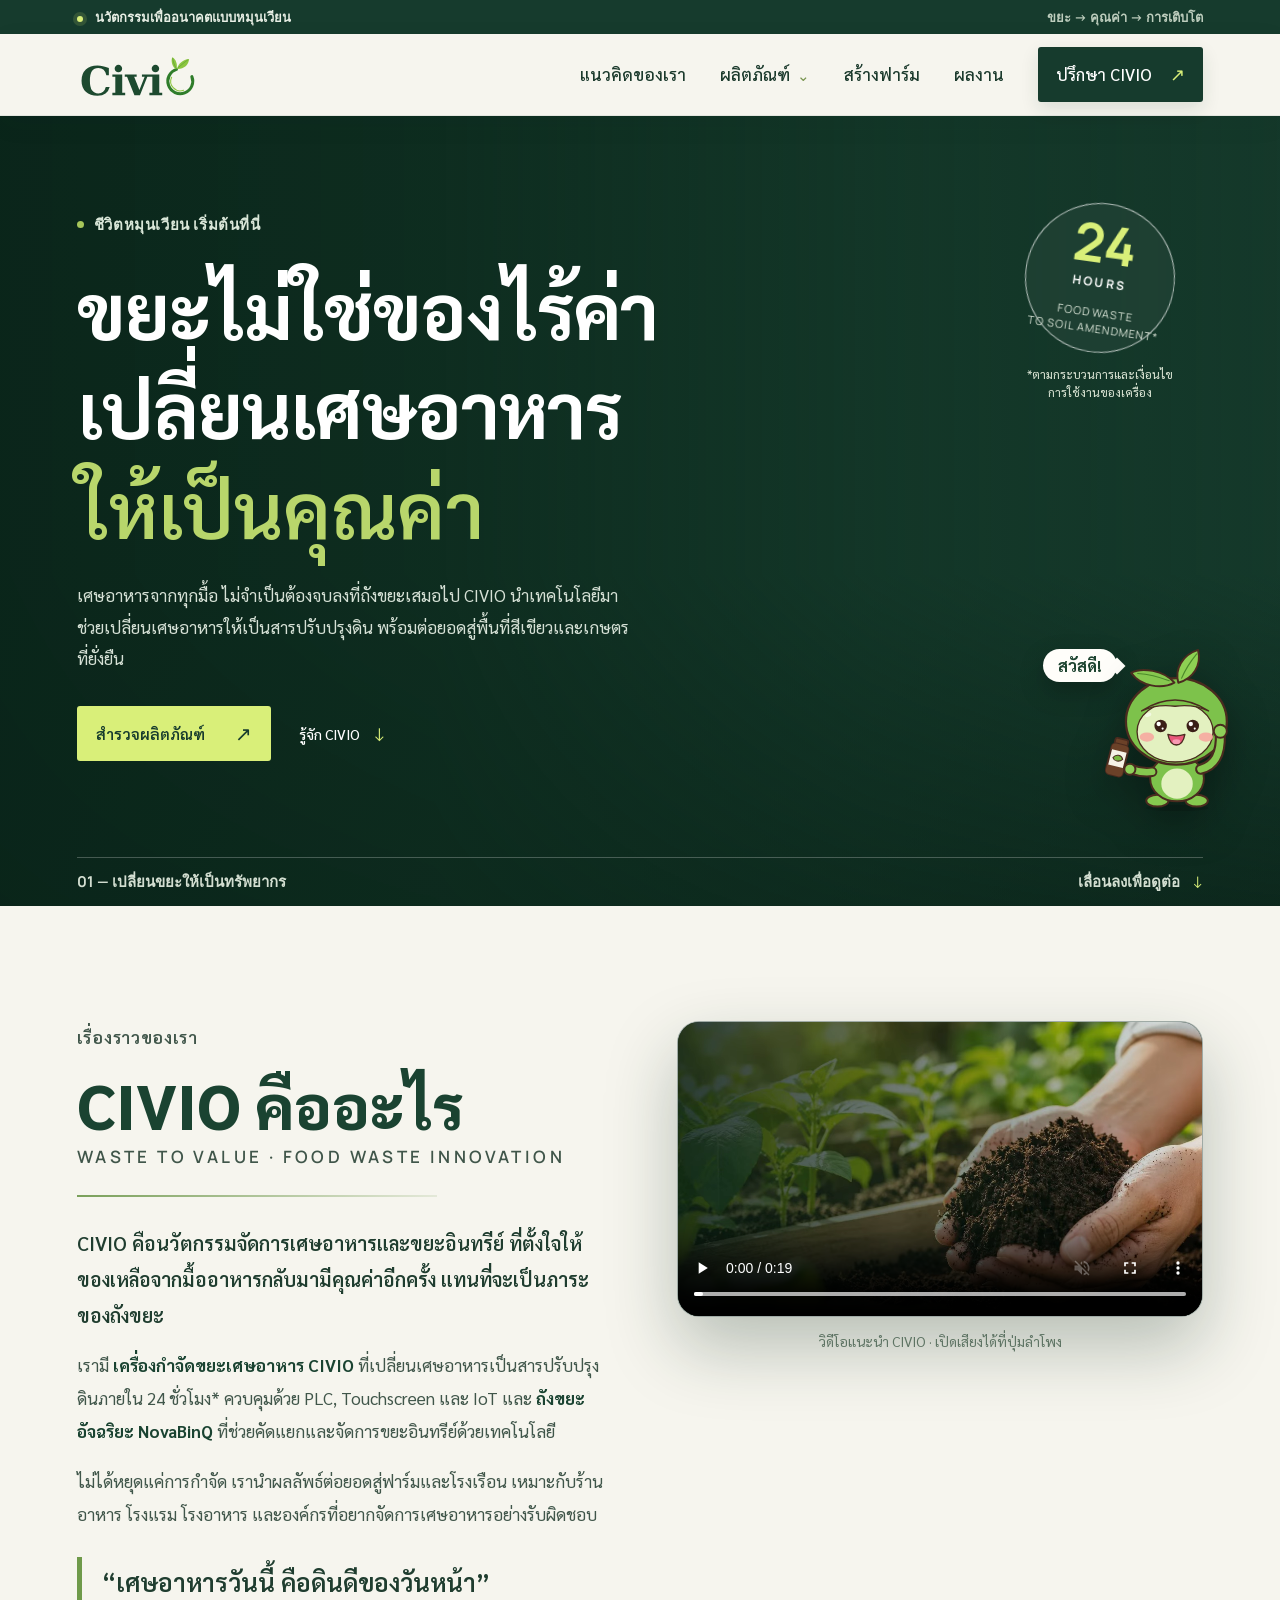
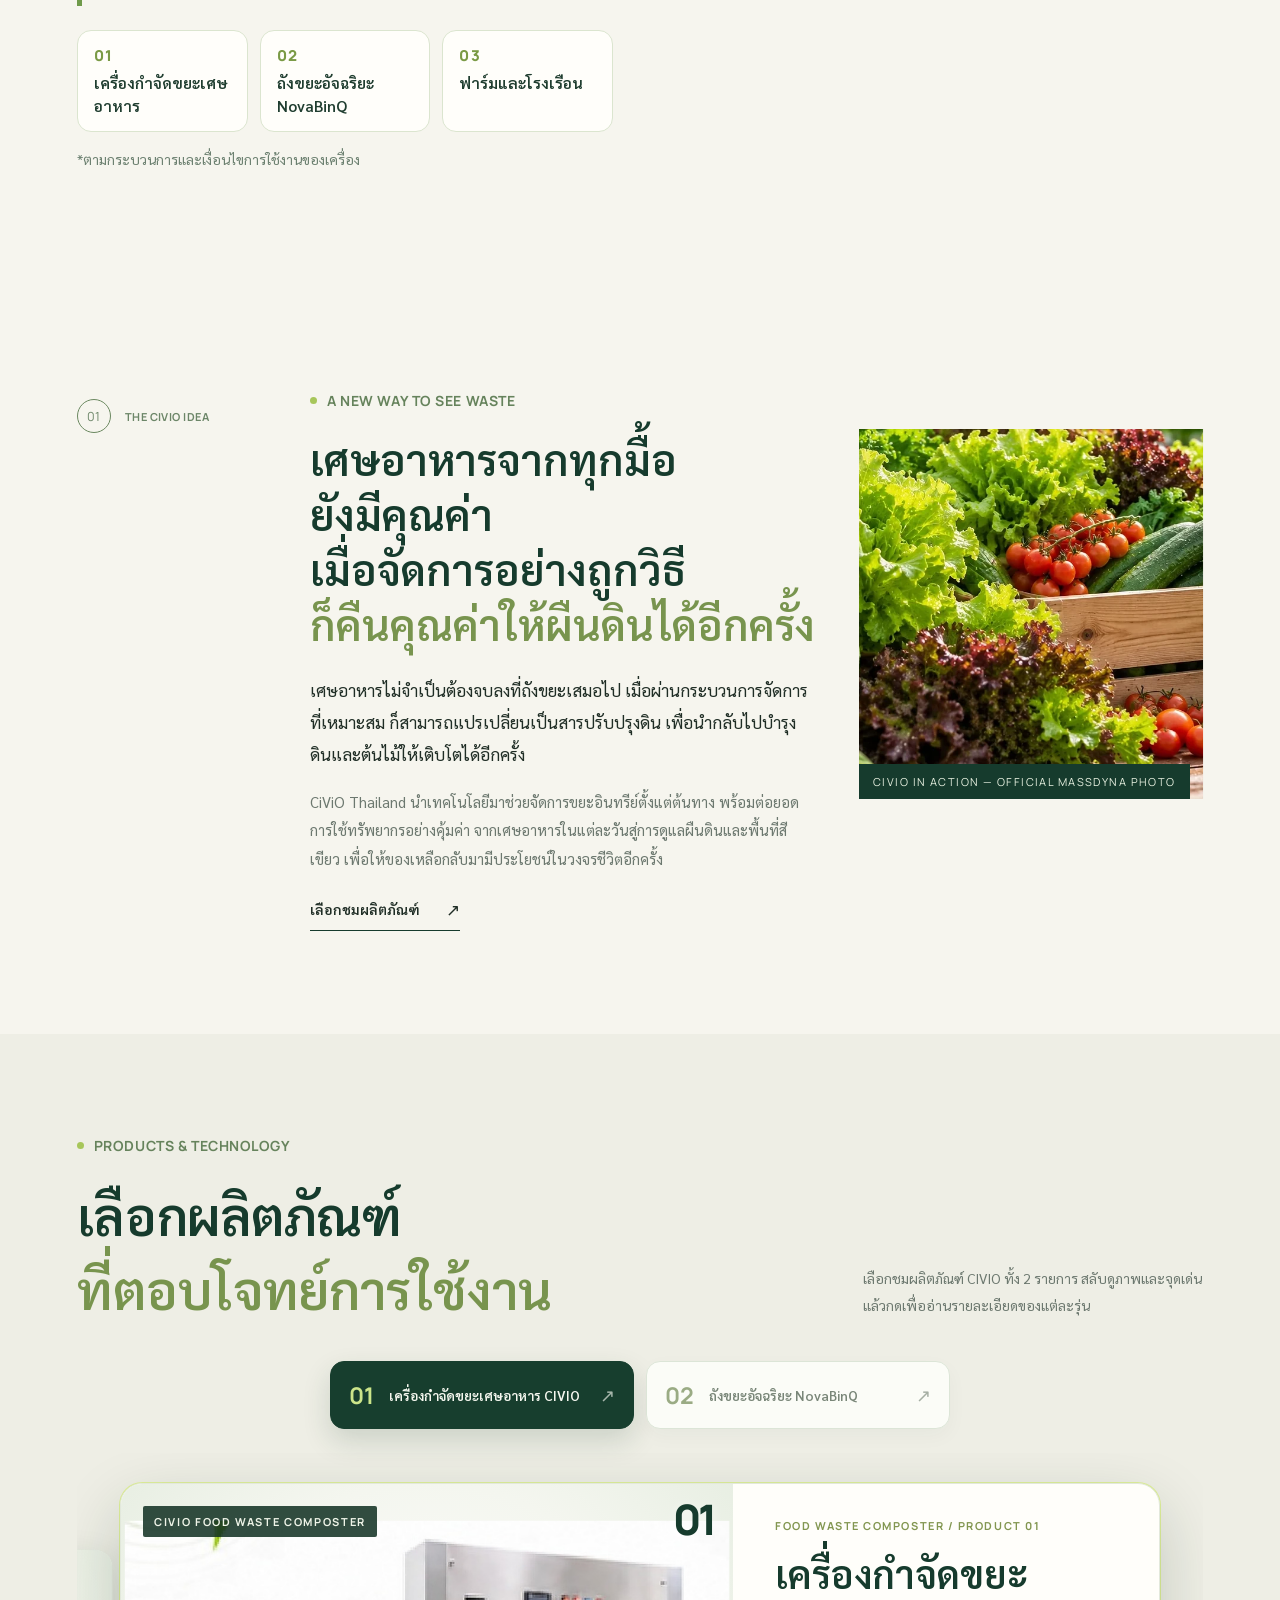
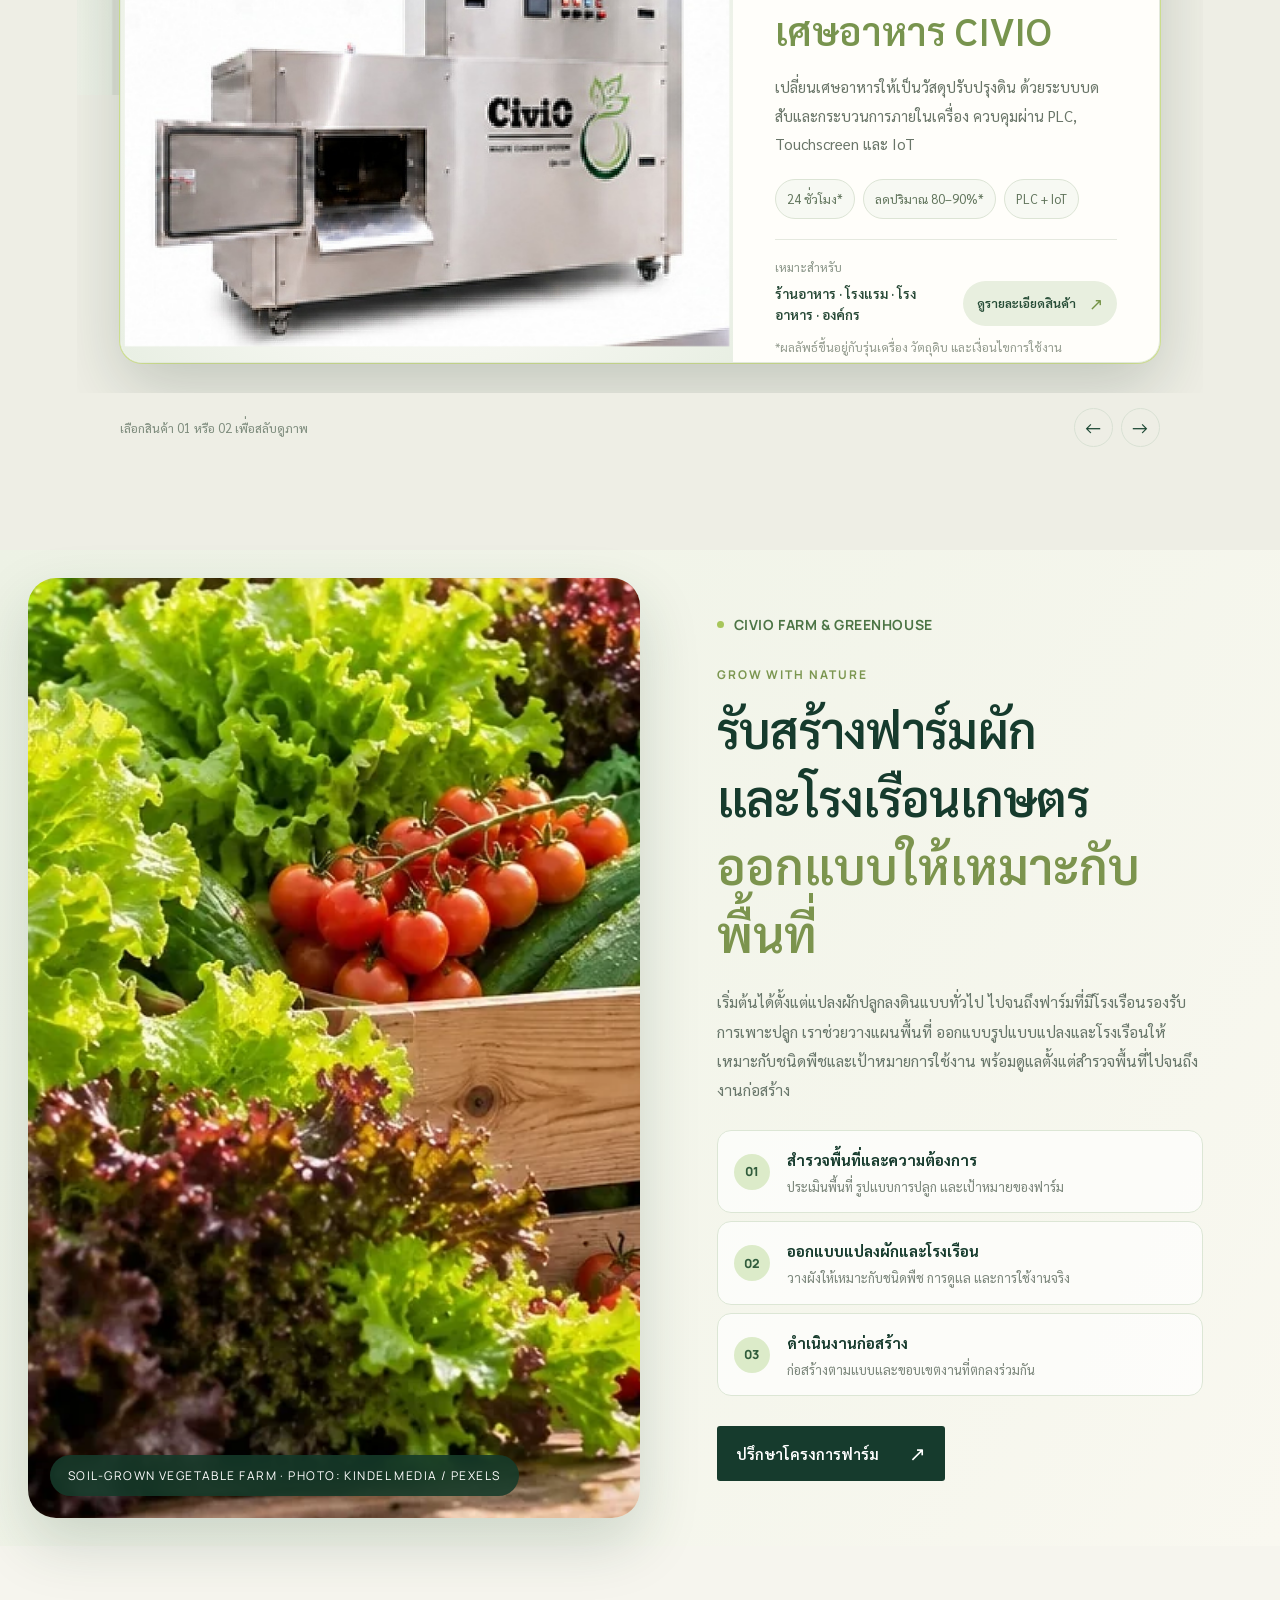
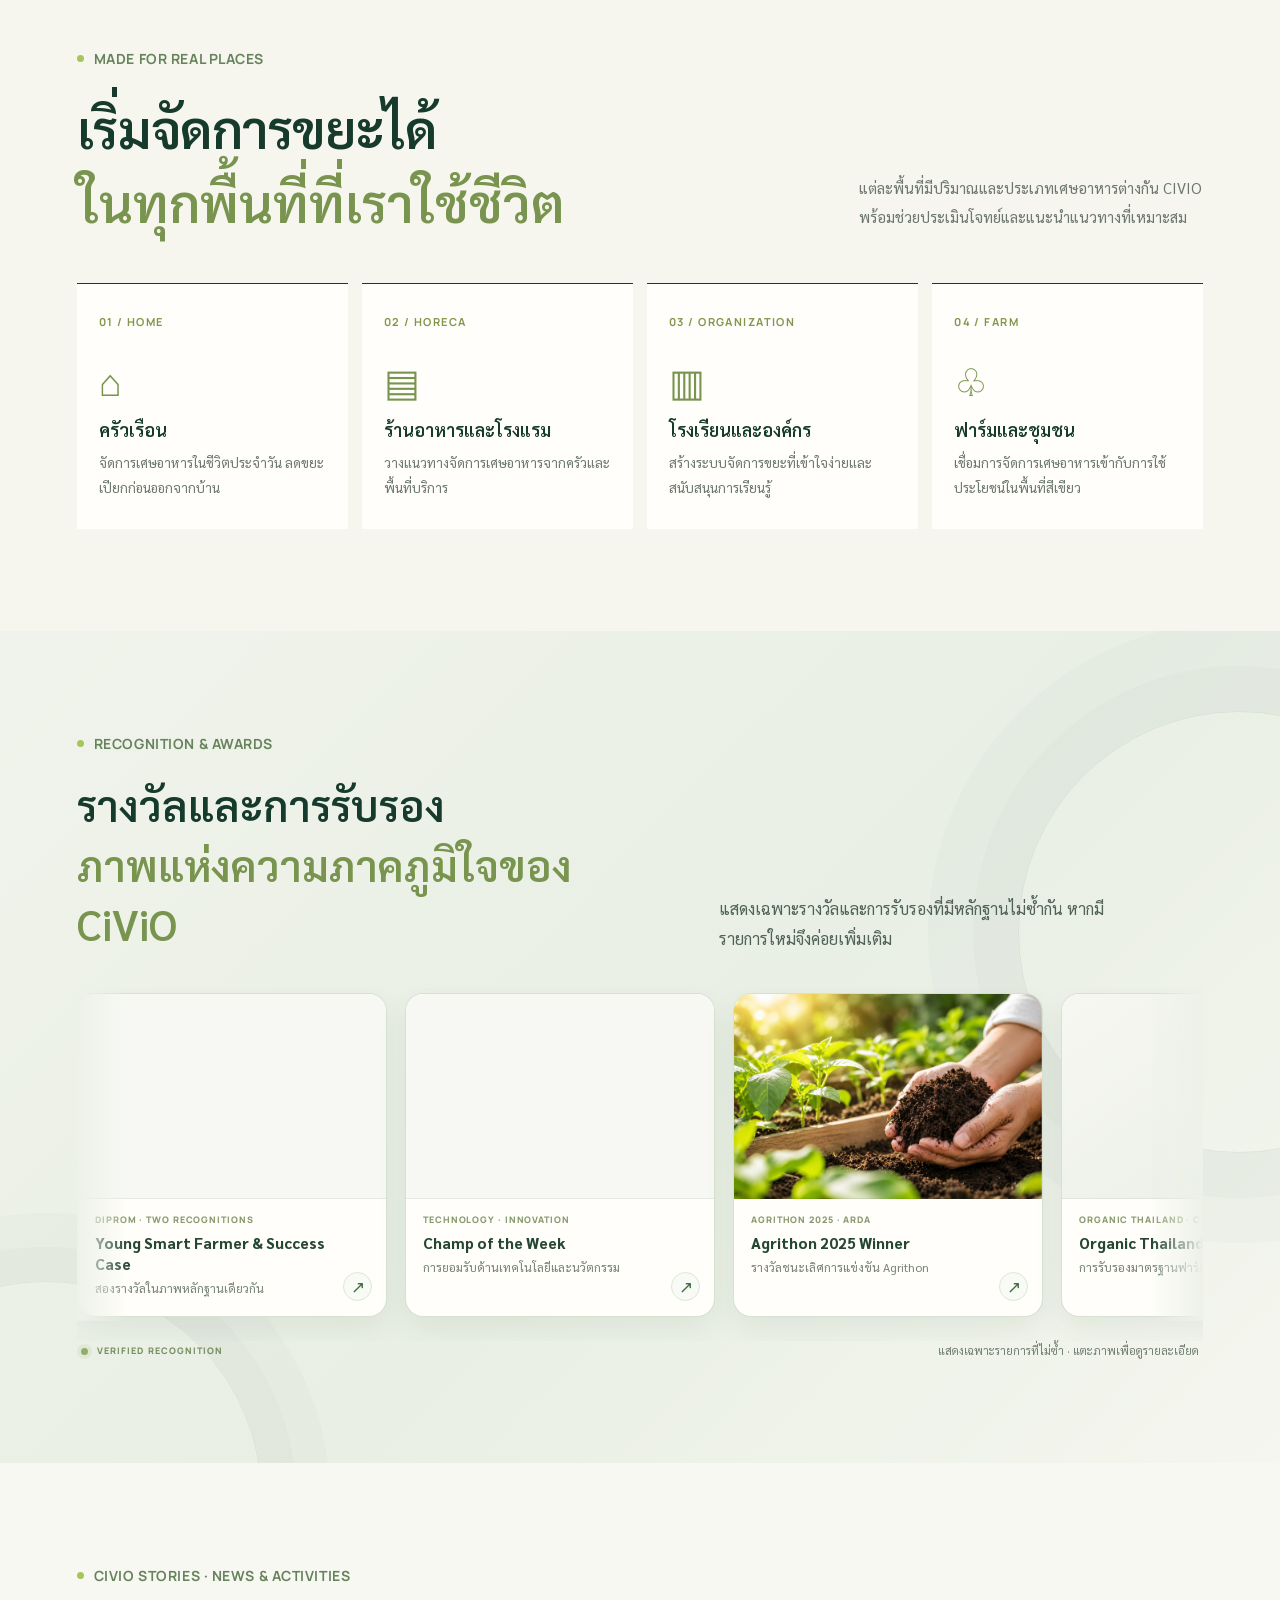
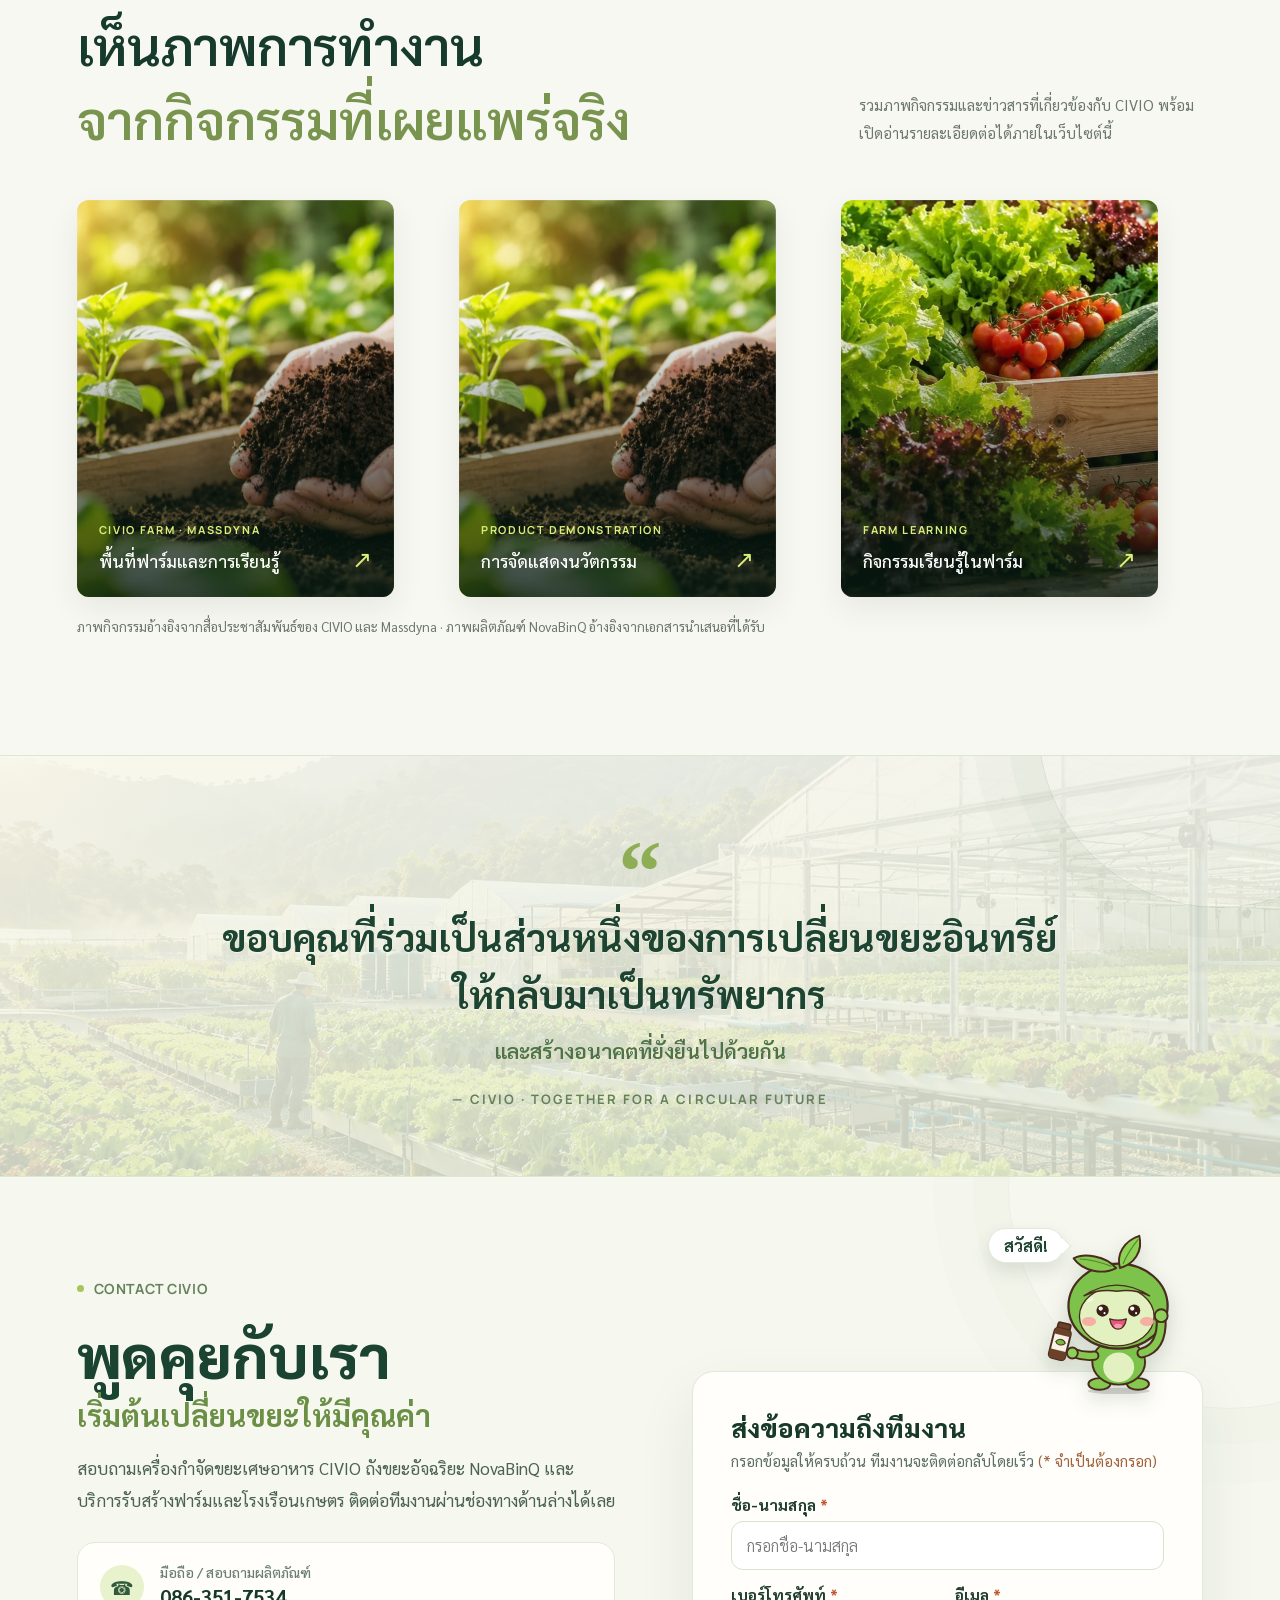
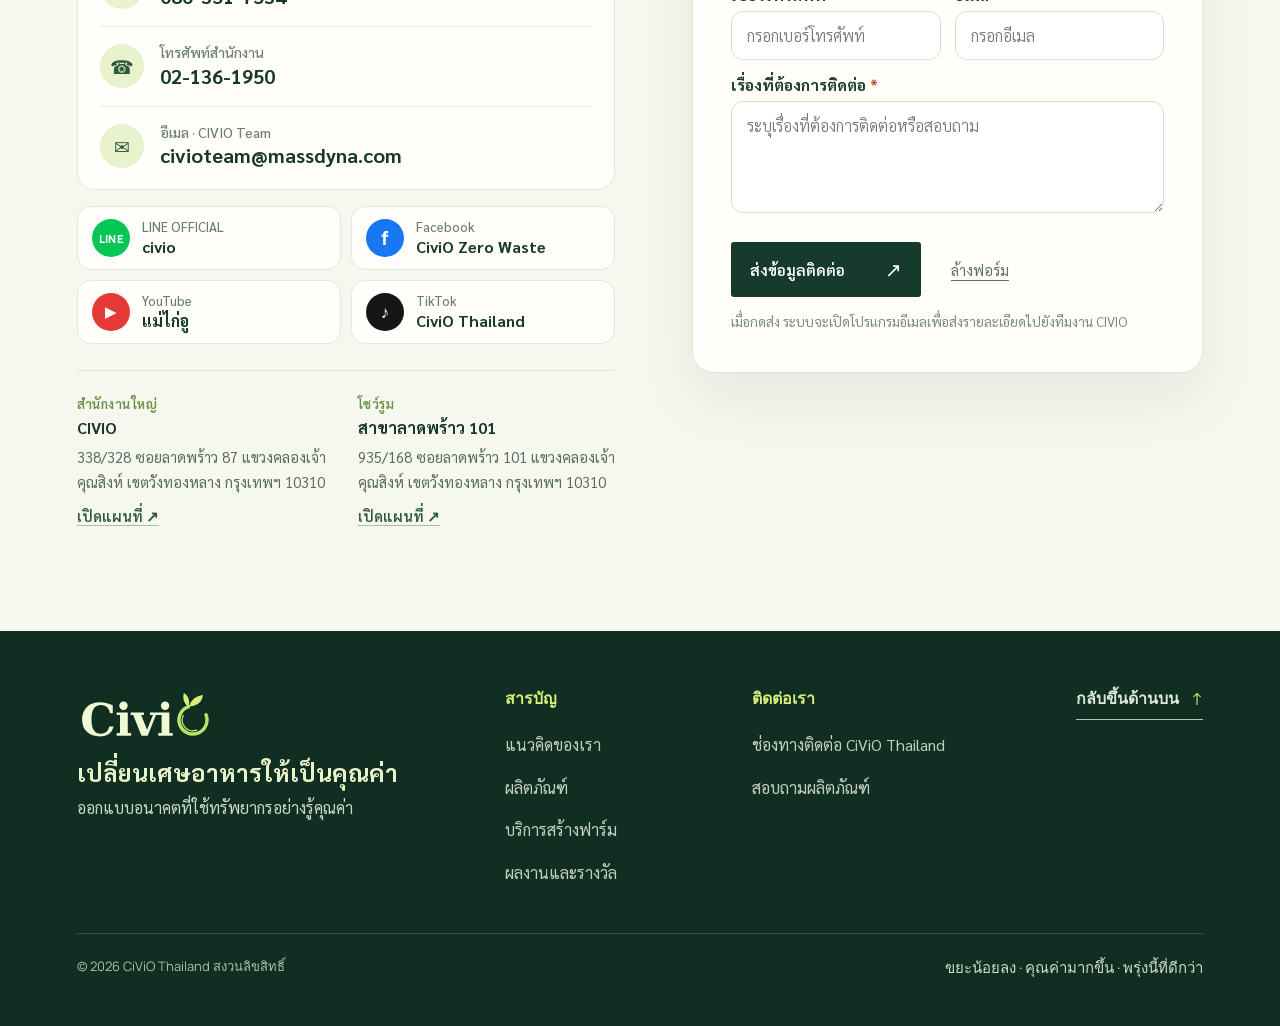
<file: index.html>
<!DOCTYPE html>
<html lang="th">
<head>
  <meta charset="UTF-8">
  <meta name="viewport" content="width=device-width, initial-scale=1.0">
  <meta name="theme-color" content="#163b2d">
  <meta name="application-name" content="CiViO Thailand">
  <meta name="description" content="CiViO Thailand นวัตกรรมจัดการเศษอาหารและขยะอินทรีย์ เครื่องกำจัดขยะเศษอาหาร CiViO ถังขยะอัจฉริยะ NovaBinQ พร้อมบริการออกแบบและสร้างฟาร์มผักและโรงเรือนเกษตร">
  <meta name="robots" content="index, follow, max-image-preview:large">
  <link rel="canonical" href="https://civiothailand.github.io/CiViOWebsites/">
  <meta property="og:site_name" content="CiViO Thailand">
  <meta property="og:locale" content="th_TH">
  <meta property="og:title" content="CiViO Thailand | เปลี่ยนขยะให้เป็นคุณค่า">
  <meta property="og:description" content="นวัตกรรมจัดการเศษอาหาร เครื่องกำจัดขยะ CiViO ถังขยะอัจฉริยะ NovaBinQ และบริการฟาร์มเกษตรเพื่อการเติบโตอย่างยั่งยืน">
  <meta property="og:type" content="website">
  <meta property="og:url" content="https://civiothailand.github.io/CiViOWebsites/">
  <meta property="og:image" content="https://civiothailand.github.io/CiViOWebsites/assets/video/civio-intro-poster.jpg">
  <meta property="og:image:alt" content="CiViO Thailand นวัตกรรมเปลี่ยนเศษอาหารให้เป็นคุณค่า">
  <meta name="twitter:card" content="summary_large_image">
  <meta name="twitter:title" content="CiViO Thailand | เปลี่ยนขยะให้เป็นคุณค่า">
  <meta name="twitter:description" content="นวัตกรรมจัดการเศษอาหาร เครื่องกำจัดขยะ CiViO และถังขยะอัจฉริยะ NovaBinQ">
  <meta name="twitter:image" content="https://civiothailand.github.io/CiViOWebsites/assets/video/civio-intro-poster.jpg">
  <title>CiViO Thailand | เครื่องกำจัดขยะเศษอาหาร</title>
  <link rel="preconnect" href="https://fonts.googleapis.com">
  <link rel="preconnect" href="https://fonts.gstatic.com" crossorigin>
  <link href="https://fonts.googleapis.com/css2?family=Sarabun:wght@300;400;500;600;700;800&family=Manrope:wght@400;500;600;700;800&display=swap" rel="stylesheet">
  <link rel="stylesheet" href="assets/css/style.css?v=6">
  <link rel="icon" href="assets/images/civio-mark.svg" type="image/svg+xml">
  <script type="application/ld+json">
  {
    "@context": "https://schema.org",
    "@graph": [
      {
        "@type": "Organization",
        "@id": "https://civiothailand.github.io/CiViOWebsites/#organization",
        "name": "CiViO Thailand",
        "alternateName": "CiViO",
        "url": "https://civiothailand.github.io/CiViOWebsites/",
        "logo": "https://civiothailand.github.io/CiViOWebsites/assets/images/civio-logo.svg",
        "description": "นวัตกรรมจัดการเศษอาหารและขยะอินทรีย์ เครื่องกำจัดขยะเศษอาหาร CiViO และถังขยะอัจฉริยะ NovaBinQ พร้อมแนวทางต่อยอดสู่เกษตรและพื้นที่สีเขียว"
      },
      {
        "@type": "WebSite",
        "@id": "https://civiothailand.github.io/CiViOWebsites/#website",
        "name": "CiViO Thailand",
        "alternateName": "CiViO",
        "url": "https://civiothailand.github.io/CiViOWebsites/",
        "inLanguage": "th-TH",
        "publisher": {"@id": "https://civiothailand.github.io/CiViOWebsites/#organization"}
      }
    ]
  }
  </script>
</head>
<body>
  <div class="scroll-progress" aria-hidden="true"><span id="scrollProgress"></span></div>
  <div class="topline">
    <div class="topline-inner">
      <span><i class="live-dot"></i> นวัตกรรมเพื่ออนาคตแบบหมุนเวียน</span>
      <span class="topline-right">ขยะ → คุณค่า → การเติบโต</span>
    </div>
  </div>

  <header class="header" id="top">
    <div class="header-inner">
      <a class="brand" href="#top" aria-label="CiViO Thailand หน้าแรก"><img src="assets/images/civio-logo.svg" alt="CiViO Thailand" class="brand-logo" decoding="async"></a>
      <button class="menu-toggle" type="button" aria-label="เปิดเมนู" aria-expanded="false" aria-controls="mainNav">
        <span></span><span></span>
      </button>
      <nav class="main-nav" id="mainNav" aria-label="เมนูหลัก">
        <a href="#story">แนวคิดของเรา</a>
        <div class="nav-dropdown">
          <button class="nav-dropdown-toggle" type="button" aria-expanded="false">ผลิตภัณฑ์ <span aria-hidden="true">⌄</span></button>
          <div class="nav-dropdown-menu" aria-label="เลือกผลิตภัณฑ์">
            <a href="product-civio.html"><small>ผลิตภัณฑ์ 01</small><strong>เครื่องกำจัดขยะเศษอาหาร CIVIO</strong></a>
            <a href="product-novabinq.html"><small>ผลิตภัณฑ์ 02</small><strong>ถังขยะอัจฉริยะ NovaBinQ</strong></a>
          </div>
        </div>
        <a href="#farm">สร้างฟาร์ม</a>
        <a href="#credibility">ผลงาน</a>
        <a class="nav-contact" href="#contact">ปรึกษา CIVIO <b>↗</b></a>
      </nav>
    </div>
  </header>

  <main>
    <section class="hero">
      <div class="hero-image" aria-hidden="true">
        <div class="hero-slide hero-slide-hands"></div>
        <div class="hero-slide hero-slide-farm"></div>
      </div>
      
      <div class="hero-tint" aria-hidden="true"></div>
      <div class="hero-content page-width">
        <div class="hero-copy reveal">
          <div class="eyebrow eyebrow-light"><span></span> ชีวิตหมุนเวียน เริ่มต้นที่นี่</div>
          <h1>ขยะไม่ใช่ของไร้ค่า<br>เปลี่ยนเศษอาหาร<br><em>ให้เป็นคุณค่า</em></h1>
          <p class="hero-description">เศษอาหารจากทุกมื้อ ไม่จำเป็นต้องจบลงที่ถังขยะเสมอไป CIVIO นำเทคโนโลยีมาช่วยเปลี่ยนเศษอาหารให้เป็นสารปรับปรุงดิน พร้อมต่อยอดสู่พื้นที่สีเขียวและเกษตรที่ยั่งยืน</p>
          <div class="hero-actions">
            <a class="btn btn-lime" href="#products">สำรวจผลิตภัณฑ์ <span>↗</span></a>
            <a class="btn-link btn-link-light" href="#story">รู้จัก CIVIO <span>↓</span></a>
          </div>
                  </div>
        <div class="hero-side reveal reveal-delay">
          <div class="hero-orbit"><span>24</span><small>HOURS</small><i>FOOD WASTE<br>TO SOIL AMENDMENT*</i></div>
          <p>*ตามกระบวนการและเงื่อนไขการใช้งานของเครื่อง</p>
        </div>
      </div>
      <div class="hero-sprout" aria-hidden="true">
        <span class="hero-sprout-bubble">สวัสดี!</span>
        <svg viewBox="0 0 205 252" xmlns="http://www.w3.org/2000/svg" stroke-linejoin="round" stroke-linecap="round">
              <ellipse cx="116" cy="247" rx="48" ry="5" fill="#000" opacity=".14"/>
              <ellipse cx="86" cy="236" rx="17" ry="9" fill="#86c84f" stroke="#4a2b1f" stroke-width="3"/>
              <ellipse cx="146" cy="236" rx="17" ry="9" fill="#86c84f" stroke="#4a2b1f" stroke-width="3"/>
              <ellipse cx="116" cy="202" rx="41" ry="35" fill="#7dc24b" stroke="#4a2b1f" stroke-width="3"/>
              <ellipse cx="116" cy="210" rx="24" ry="23" fill="#e3f1c0"/>
              <g transform="rotate(14 26 168)">
                <rect x="16" y="141" width="20" height="11" rx="3" fill="#6b4128" stroke="#4a2b1f" stroke-width="2.6"/>
                <rect x="13" y="150" width="26" height="48" rx="6" fill="#f6f2e6" stroke="#4a2b1f" stroke-width="3"/>
                <path d="M13 156 a6 6 0 0 1 6 -6 h14 a6 6 0 0 1 6 6 v4 h-26 z" fill="#6b4128"/>
                <path d="M13 184 h26 v8 a6 6 0 0 1 -6 6 h-14 a6 6 0 0 1 -6 -6 z" fill="#6b4128"/>
                <path d="M19 172 C22 165 31 165 34 171 C30 177 22 177 19 172 Z" fill="#78b83f" stroke="#4a2b1f" stroke-width="1.6"/>
              </g>
              <path d="M78 192 Q62 194 46 188" stroke="#4a2b1f" stroke-width="16" fill="none"/>
              <path d="M78 192 Q62 194 46 188" stroke="#86c84f" stroke-width="10" fill="none"/>
              <circle cx="44" cy="188" r="8.5" fill="#8fd05a" stroke="#4a2b1f" stroke-width="3"/>
              <ellipse cx="115" cy="115" rx="77" ry="66" fill="#7dc24b" stroke="#4a2b1f" stroke-width="3.5"/>
              <ellipse cx="113" cy="131" rx="58" ry="46" fill="#e3f1c0" stroke="#4a2b1f" stroke-width="2"/>
              <path d="M62 99 Q113 66 164 99 Q140 88 113 92 Q86 88 62 99 Z" fill="#7dc24b" stroke="#4a2b1f" stroke-width="2.2"/>
              <ellipse cx="72" cy="105" rx="5" ry="3" fill="#fff" opacity=".55" transform="rotate(-25 72 105)"/>
              <path d="M112 56 C96 37 62 32 46 41 C60 61 92 67 112 56 Z" fill="#86c84f" stroke="#4a2b1f" stroke-width="3"/>
              <path d="M104 53 C88 47 70 43 56 42" stroke="#4c8a2a" stroke-width="1.8" fill="none"/>
              <path d="M118 56 C112 35 124 14 148 6 C154 30 140 50 118 56 Z" fill="#8ed153" stroke="#4a2b1f" stroke-width="3"/>
              <path d="M123 49 C129 35 137 23 146 12" stroke="#4c8a2a" stroke-width="1.8" fill="none"/>
              <circle cx="91" cy="122" r="9.5" fill="#3a1f17"/><circle cx="140" cy="122" r="9.5" fill="#3a1f17"/>
              <circle cx="88" cy="119" r="3.3" fill="#fff"/><circle cx="137" cy="119" r="3.3" fill="#fff"/>
              <circle cx="94" cy="126" r="1.6" fill="#fff"/><circle cx="143" cy="126" r="1.6" fill="#fff"/>
              <ellipse cx="70" cy="139" rx="11" ry="7" fill="#f6a9a0" opacity=".9"/><ellipse cx="160" cy="139" rx="11" ry="7" fill="#f6a9a0" opacity=".9"/>
              <path d="M102 135 Q115 139 128 135 Q125 151 115 151 Q105 151 102 135 Z" fill="#e8587a" stroke="#4a2b1f" stroke-width="2"/>
              <ellipse cx="115" cy="146" rx="6" ry="3.6" fill="#f79ab3"/>
              <g class="ct-wave">
                <path d="M152 188 Q184 180 182 134" stroke="#4a2b1f" stroke-width="17" fill="none"/>
                <path d="M152 188 Q184 180 182 134" stroke="#86c84f" stroke-width="10.5" fill="none"/>
                <circle cx="182" cy="130" r="10" fill="#8fd05a" stroke="#4a2b1f" stroke-width="3"/>
              </g>
            </svg>
      </div>
      <div class="hero-bottom page-width">
        <span>01 — เปลี่ยนขยะให้เป็นทรัพยากร</span>
        <a href="#story">เลื่อนลงเพื่อดูต่อ <b>↓</b></a>
      </div>
    </section>

    <section class="about-civio section-space" id="about" aria-labelledby="about-title">
      <div class="about-grid page-width">
        <div class="about-copy reveal">
          <p class="about-kicker">เรื่องราวของเรา</p>
          <h2 id="about-title">CIVIO คืออะไร</h2>
          <p class="about-en">WASTE TO VALUE · FOOD WASTE INNOVATION</p>
          <span class="about-rule" aria-hidden="true"></span>
          <p class="about-lead">CIVIO คือนวัตกรรมจัดการเศษอาหารและขยะอินทรีย์ ที่ตั้งใจให้ของเหลือจากมื้ออาหารกลับมามีคุณค่าอีกครั้ง แทนที่จะเป็นภาระของถังขยะ</p>
          <p>เรามี <strong>เครื่องกำจัดขยะเศษอาหาร CIVIO</strong> ที่เปลี่ยนเศษอาหารเป็นสารปรับปรุงดินภายใน 24 ชั่วโมง* ควบคุมด้วย PLC, Touchscreen และ IoT และ <strong>ถังขยะอัจฉริยะ NovaBinQ</strong> ที่ช่วยคัดแยกและจัดการขยะอินทรีย์ด้วยเทคโนโลยี</p>
          <p>ไม่ได้หยุดแค่การกำจัด เรานำผลลัพธ์ต่อยอดสู่ฟาร์มและโรงเรือน เหมาะกับร้านอาหาร โรงแรม โรงอาหาร และองค์กรที่อยากจัดการเศษอาหารอย่างรับผิดชอบ</p>
          <blockquote class="about-quote">“เศษอาหารวันนี้ คือดินดีของวันหน้า”</blockquote>
          <ul class="about-facts" aria-label="สิ่งที่ CIVIO ทำ">
            <li><a href="#products"><b>01</b><span>เครื่องกำจัดขยะเศษอาหาร</span></a></li>
            <li><a href="#products"><b>02</b><span>ถังขยะอัจฉริยะ NovaBinQ</span></a></li>
            <li><a href="#farm"><b>03</b><span>ฟาร์มและโรงเรือน</span></a></li>
          </ul>
          <p class="about-note">*ตามกระบวนการและเงื่อนไขการใช้งานของเครื่อง</p>
        </div>
        <figure class="about-video reveal">
          <div class="about-video-frame">
            <video id="civio-intro-video" poster="assets/video/civio-intro-poster.jpg" muted loop playsinline autoplay preload="metadata" controls controlslist="nodownload" aria-label="วิดีโอแนะนำ CIVIO">
              <source src="assets/video/civio-intro.webm" type="video/webm">
              <source src="assets/video/civio-intro.mp4" type="video/mp4">
              เบราว์เซอร์ของคุณไม่รองรับการเล่นวิดีโอ
            </video>
          </div>
          <figcaption>วิดีโอแนะนำ CIVIO · เปิดเสียงได้ที่ปุ่มลำโพง</figcaption>
        </figure>
      </div>
    </section>

    <section class="manifesto section-space" id="story">
      <div class="manifesto-aside reveal">
        <span class="section-number">01</span>
        <span class="micro-label">THE CIVIO IDEA</span>
      </div>
      <div class="manifesto-content reveal">
        <div class="eyebrow"><span></span> A NEW WAY TO SEE WASTE</div>
        <h2 class="manifesto-title"><span>เศษอาหารจากทุกมื้อ</span> <span>ยังมีคุณค่า</span> <span class="mt-gap">เมื่อจัดการอย่างถูกวิธี</span> <em><span>ก็คืนคุณค่าให้ผืนดินได้อีกครั้ง</span></em></h2>
        <p class="manifesto-lead">เศษอาหารไม่จำเป็นต้องจบลงที่ถังขยะเสมอไป เมื่อผ่านกระบวนการจัดการที่เหมาะสม ก็สามารถแปรเปลี่ยนเป็นสารปรับปรุงดิน เพื่อนำกลับไปบำรุงดินและต้นไม้ให้เติบโตได้อีกครั้ง</p>
        <p class="body-copy">CiViO Thailand นำเทคโนโลยีมาช่วยจัดการขยะอินทรีย์ตั้งแต่ต้นทาง พร้อมต่อยอดการใช้ทรัพยากรอย่างคุ้มค่า จากเศษอาหารในแต่ละวันสู่การดูแลผืนดินและพื้นที่สีเขียว เพื่อให้ของเหลือกลับมามีประโยชน์ในวงจรชีวิตอีกครั้ง</p>
        <a class="under-link" href="#products">เลือกชมผลิตภัณฑ์ <span>↗</span></a>
      </div>
      <div class="manifesto-image reveal">
        <img src="https://massdyna.com/wp-content/uploads/2025/11/IMG_0569.jpeg" alt="ภาพกิจกรรม CiviO Farm ที่เผยแพร่โดย Massdyna" loading="lazy">
        <div class="image-credit">CIVIO IN ACTION — OFFICIAL MASSDYNA PHOTO</div>
      </div>
    </section>

    <section class="product-section section-space" id="products">
      <div class="section-header page-width reveal">
        <div>
          <div class="eyebrow"><span></span> PRODUCTS & TECHNOLOGY</div>
          <h2>เลือกผลิตภัณฑ์<br><em>ที่ตอบโจทย์การใช้งาน</em></h2>
        </div>
        <p>เลือกชมผลิตภัณฑ์ CIVIO ทั้ง 2 รายการ สลับดูภาพและจุดเด่น แล้วกดเพื่ออ่านรายละเอียดของแต่ละรุ่น</p>
      </div>

      <div class="product-showcase page-width" data-product-carousel>
        <div class="product-selector product-selector-top" role="group" aria-label="เลือกผลิตภัณฑ์">
          <button class="product-selector-button is-active" type="button" data-product-select="0" aria-pressed="true">
            <span>01</span><small>เครื่องกำจัดขยะเศษอาหาร CIVIO</small><b>↗</b>
          </button>
          <button class="product-selector-button" type="button" data-product-select="1" aria-pressed="false">
            <span>02</span><small>ถังขยะอัจฉริยะ NovaBinQ</small><b>↗</b>
          </button>
        </div>

        <div class="product-carousel-stage" aria-label="เลือกชมผลิตภัณฑ์ CIVIO">
          <article class="product-slide is-active" data-product-slide="0" tabindex="0" aria-label="สินค้า 01 เครื่องกำจัดขยะเศษอาหาร CIVIO">
            <div class="product-slide-image product-image-contain">
              <img src="https://massdyna.com/wp-content/uploads/2026/08/3414c676-9cdc-49a3-9c5f-7c2a30764273-800x800.png" onerror="this.onerror=null;this.src='assets/images/civio-machine-product.jpg'" alt="เครื่องกำจัดขยะเศษอาหาร CIVIO ตัวเครื่องสเตนเลส" loading="eager" fetchpriority="high" decoding="async">
              <span class="slide-image-label">CIVIO FOOD WASTE COMPOSTER</span>
              <span class="slide-number">01</span>
              <span class="slide-inactive-title">เครื่องกำจัดขยะเศษอาหาร CIVIO</span>
            </div>
            <div class="product-slide-content">
              <div class="product-meta">FOOD WASTE COMPOSTER / PRODUCT 01</div>
              <h3>เครื่องกำจัดขยะ<br><em>เศษอาหาร CIVIO</em></h3>
              <p>เปลี่ยนเศษอาหารให้เป็นวัสดุปรับปรุงดิน ด้วยระบบบดสับและกระบวนการภายในเครื่อง ควบคุมผ่าน PLC, Touchscreen และ IoT</p>
              <div class="spec-chips"><span>24 ชั่วโมง*</span><span>ลดปริมาณ 80–90%*</span><span>PLC + IoT</span></div>
              <div class="slide-product-foot">
                <div><small>เหมาะสำหรับ</small><strong>ร้านอาหาร · โรงแรม · โรงอาหาร · องค์กร</strong></div>
                <a href="product-civio.html" class="product-detail-link">ดูรายละเอียดสินค้า <b>↗</b></a>
              </div>
              <small class="product-footnote">*ผลลัพธ์ขึ้นอยู่กับรุ่นเครื่อง วัตถุดิบ และเงื่อนไขการใช้งาน</small>
            </div>
          </article>

          <article class="product-slide is-next" data-product-slide="1" tabindex="0" aria-label="สินค้า 02 ถังขยะอัจฉริยะ NovaBinQ">
            <div class="product-slide-image product-image-contain smart-bin-image">
              <img src="assets/images/novabinq-smart-bin.png" alt="ถังขยะอัจฉริยะ NovaBinQ ตัวเครื่องสเตนเลสพร้อมหน้าจอ" loading="eager" decoding="async">
              <span class="slide-image-label">NOVABINQ · AI SMART WASTE SORTING</span>
              <span class="slide-number">02</span>
              <span class="slide-inactive-title">ถังขยะอัจฉริยะ NovaBinQ</span>
            </div>
            <div class="product-slide-content">
              <div class="product-meta">AI SMART WASTE SORTING / PRODUCT 02</div>
              <h3>ถังขยะอัจฉริยะ<br><em>NovaBinQ</em></h3>
              <p>ช่วยคัดแยกขยะตั้งแต่จุดทิ้ง ด้วยกล้อง AI และกลไกอัตโนมัติ ส่งขยะไปยังช่องรองรับภายในเครื่อง 4 ช่อง</p>
              <div class="spec-chips"><span>AI Camera</span><span>ถาดอัตโนมัติ</span><span>4 ช่องรองรับ</span></div>
              <div class="slide-product-foot">
                <div><small>เหมาะสำหรับ</small><strong>สำนักงาน · อาคาร · โรงเรียน · พื้นที่ส่วนกลาง</strong></div>
                <a href="product-novabinq.html" class="product-detail-link">ดูรายละเอียดสินค้า <b>↗</b></a>
              </div>
              <small class="product-footnote">รายละเอียดระบบอ้างอิงจากสไลด์นำเสนอ CIVIO</small>
            </div>
          </article>
        </div>

        <div class="product-carousel-controls product-carousel-controls-bottom">
          <span class="product-carousel-hint">เลือกสินค้า 01 หรือ 02 เพื่อสลับดูภาพ</span>
          <div class="product-carousel-arrows">
            <button type="button" data-product-prev aria-label="สินค้าก่อนหน้า">←</button>
            <button type="button" data-product-next aria-label="สินค้าถัดไป">→</button>
          </div>
        </div>
      </div>
    </section>

    <section class="farm-section" id="farm">
      <div class="farm-image reveal">
        <img src="https://images.pexels.com/photos/7457048/pexels-photo-7457048.jpeg?cs=srgb&dl=pexels-kindelmedia-7457048.jpg&fm=jpg" alt="แปลงผักปลูกลงดินเป็นแถวในฟาร์มกลางแจ้ง ไม่มีชั้นวางหรือระบบปลูกผักแบบไฮโดรโปนิกส์" loading="lazy">
        <span class="farm-image-caption">SOIL-GROWN VEGETABLE FARM · PHOTO: KINDEL MEDIA / PEXELS</span>
      </div>
      <div class="farm-copy reveal">
        <div class="eyebrow"><span></span> CIVIO FARM & GREENHOUSE</div>
        <p class="farm-overline">GROW WITH NATURE</p>
        <h2>รับสร้างฟาร์มผัก<br>และโรงเรือนเกษตร<br><em>ออกแบบให้เหมาะกับพื้นที่</em></h2>
        <p class="farm-intro">เริ่มต้นได้ตั้งแต่แปลงผักปลูกลงดินแบบทั่วไป ไปจนถึงฟาร์มที่มีโรงเรือนรองรับการเพาะปลูก เราช่วยวางแผนพื้นที่ ออกแบบรูปแบบแปลงและโรงเรือนให้เหมาะกับชนิดพืชและเป้าหมายการใช้งาน พร้อมดูแลตั้งแต่สำรวจพื้นที่ไปจนถึงงานก่อสร้าง</p>
        <div class="farm-services farm-services-simple">
          <div><span>01</span><p><strong>สำรวจพื้นที่และความต้องการ</strong><small>ประเมินพื้นที่ รูปแบบการปลูก และเป้าหมายของฟาร์ม</small></p></div>
          <div><span>02</span><p><strong>ออกแบบแปลงผักและโรงเรือน</strong><small>วางผังให้เหมาะกับชนิดพืช การดูแล และการใช้งานจริง</small></p></div>
          <div><span>03</span><p><strong>ดำเนินงานก่อสร้าง</strong><small>ก่อสร้างตามแบบและขอบเขตงานที่ตกลงร่วมกัน</small></p></div>
        </div>
        <a class="btn btn-forest" href="#contact">ปรึกษาโครงการฟาร์ม <span>↗</span></a>
      </div>
    </section>

    <section class="use-cases section-space">
      <div class="section-header page-width reveal">
        <div><div class="eyebrow"><span></span> MADE FOR REAL PLACES</div><h2>เริ่มจัดการขยะได้<br><em>ในทุกพื้นที่ที่เราใช้ชีวิต</em></h2></div>
        <p>แต่ละพื้นที่มีปริมาณและประเภทเศษอาหารต่างกัน CIVIO พร้อมช่วยประเมินโจทย์และแนะนำแนวทางที่เหมาะสม</p>
      </div>
      <div class="use-case-grid page-width">
        <article class="use-case reveal"><span>01 / HOME</span><div class="use-case-icon">⌂</div><h3>ครัวเรือน</h3><p>จัดการเศษอาหารในชีวิตประจำวัน ลดขยะเปียกก่อนออกจากบ้าน</p></article>
        <article class="use-case reveal"><span>02 / HORECA</span><div class="use-case-icon">▤</div><h3>ร้านอาหารและโรงแรม</h3><p>วางแนวทางจัดการเศษอาหารจากครัวและพื้นที่บริการ</p></article>
        <article class="use-case reveal"><span>03 / ORGANIZATION</span><div class="use-case-icon">▥</div><h3>โรงเรียนและองค์กร</h3><p>สร้างระบบจัดการขยะที่เข้าใจง่ายและสนับสนุนการเรียนรู้</p></article>
        <article class="use-case reveal"><span>04 / FARM</span><div class="use-case-icon">♧</div><h3>ฟาร์มและชุมชน</h3><p>เชื่อมการจัดการเศษอาหารเข้ากับการใช้ประโยชน์ในพื้นที่สีเขียว</p></article>
      </div>
    </section>

    <section class="credibility-section section-space" id="credibility">
      <div class="page-width">
        <div class="section-header reveal">
          <div>
            <div class="eyebrow"><span></span> RECOGNITION & AWARDS</div>
            <h2>รางวัลและการรับรอง<br><em>ภาพแห่งความภาคภูมิใจของ CiViO</em></h2>
          </div>
          <p>แสดงเฉพาะรางวัลและการรับรองที่มีหลักฐานไม่ซ้ำกัน หากมีรายการใหม่จึงค่อยเพิ่มเติม</p>
        </div>

        <div class="award-marquee reveal" role="region" aria-label="แกลเลอรีรางวัลและการรับรองของ CiViO Thailand">
          <div class="award-marquee-viewport">
            <div class="award-track" id="awardTrack">
              <div class="award-track-set">
                <button class="award-marquee-card award-marquee-card--document" type="button" data-award-open data-image="assets/images/civio-award-young-smart-farmer-diprom.jpg" data-alt="ภาพหลักฐานรางวัล Young Smart Farmer แห่งปี ประจำปี 2569 และรางวัล Success Case จาก DIPROM" data-title="Young Smart Farmer & Success Case" data-description="ภาพหลักฐานเดียวกันนี้แสดงรางวัล Young Smart Farmer แห่งปี ประจำปี 2569 และรางวัล Success Case ในกิจกรรมสร้างมูลค่าเพิ่มผลิตภัณฑ์เกษตรแปรรูป จากกรมส่งเสริมอุตสาหกรรม (DIPROM)" data-points="Young Smart Farmer แห่งปี ประจำปี 2569|Success Case จากกรมส่งเสริมอุตสาหกรรม (DIPROM)">
                  <span class="award-marquee-photo"><img src="assets/images/civio-award-young-smart-farmer-diprom.jpg" alt="หลักฐานรางวัล Young Smart Farmer และ Success Case จาก DIPROM" loading="eager" decoding="async"></span>
                  <span class="award-marquee-copy"><small>DIPROM · TWO RECOGNITIONS</small><strong>Young Smart Farmer & Success Case</strong><em>สองรางวัลในภาพหลักฐานเดียวกัน</em></span>
                  <span class="award-marquee-open" aria-hidden="true">↗</span>
                </button>

                <button class="award-marquee-card award-marquee-card--document" type="button" data-award-open data-image="assets/images/civio-award-champ-of-week.jpg" data-alt="ภาพรางวัล Champ of the Week ในหมวดหมู่เทคโนโลยี" data-title="Champ of the Week" data-description="ผลงานที่ได้รับการยอมรับในหมวดหมู่เทคโนโลยี สะท้อนแนวคิดและความมุ่งมั่นในการพัฒนานวัตกรรมของ CiViO" data-points="รางวัล Champ of the Week|หมวดหมู่เทคโนโลยีและนวัตกรรม">
                  <span class="award-marquee-photo"><img src="assets/images/civio-award-champ-of-week.jpg" alt="ภาพรางวัล Champ of the Week" loading="eager" decoding="async"></span>
                  <span class="award-marquee-copy"><small>TECHNOLOGY · INNOVATION</small><strong>Champ of the Week</strong><em>การยอมรับด้านเทคโนโลยีและนวัตกรรม</em></span>
                  <span class="award-marquee-open" aria-hidden="true">↗</span>
                </button>

                <button class="award-marquee-card" type="button" data-award-open data-image="https://massdyna.com/wp-content/uploads/2025/05/Agrithon-4-300x400.jpg" data-alt="ภาพผู้แทน CiviO บนเวที Agrithon 2025" data-title="Agrithon 2025 · Winner" data-description="CiviO ได้รับรางวัลชนะเลิศในการแข่งขัน Agrithon จัดโดยสำนักงานพัฒนาการวิจัยการเกษตร (องค์การมหาชน) เมื่อวันที่ 21 พฤษภาคม 2025 โดยใช้ภาพจากงานเพียงหนึ่งภาพเพื่อไม่ให้รายการซ้ำ" data-points="รางวัลชนะเลิศ Agrithon 2025|จัดโดยสำนักงานพัฒนาการวิจัยการเกษตร (องค์การมหาชน)" data-source="https://massdyna.com/civio-%E0%B8%84%E0%B8%A7%E0%B9%89%E0%B8%B2%E0%B8%A3%E0%B8%B2%E0%B8%87%E0%B8%A7%E0%B8%B1%E0%B8%A5%E0%B8%8A%E0%B8%B0%E0%B9%80%E0%B8%A5%E0%B8%B4%E0%B8%A8%E0%B9%83%E0%B8%99%E0%B8%81%E0%B8%B2/">
                  <span class="award-marquee-photo"><img src="https://massdyna.com/wp-content/uploads/2025/05/Agrithon-4-300x400.jpg" alt="ภาพผู้แทน CiviO บนเวที Agrithon 2025" loading="lazy" decoding="async"></span>
                  <span class="award-marquee-copy"><small>AGRITHON 2025 · ARDA</small><strong>Agrithon 2025 Winner</strong><em>รางวัลชนะเลิศการแข่งขัน Agrithon</em></span>
                  <span class="award-marquee-open" aria-hidden="true">↗</span>
                </button>

                <button class="award-marquee-card" type="button" data-award-open data-image="https://massdyna.com/wp-content/uploads/2025/11/IMG_0548-1067x800.jpeg" data-alt="ภาพการตรวจประเมิน CiviO Farm เพื่อรับรอง Organic Thailand" data-title="Organic Thailand · Certification" data-description="CiviO Farm ผ่านการตรวจรับรองมาตรฐาน Organic Thailand จากกรมวิชาการเกษตร ตามที่ Massdyna เผยแพร่เมื่อ 11 พฤศจิกายน 2025 รายการนี้เป็นการรับรองมาตรฐาน จึงแยกจากหมวดรางวัล" data-points="การรับรองมาตรฐาน Organic Thailand|ตรวจประเมินโดยกรมวิชาการเกษตร" data-fallback="assets/images/organic-vegetables-farm.webp" data-source="https://massdyna.com/civio-farm-%E0%B8%9C%E0%B9%88%E0%B8%B2%E0%B8%99%E0%B8%81%E0%B8%B2%E0%B8%A3%E0%B8%95%E0%B8%A3%E0%B8%A7%E0%B8%88%E0%B8%A3%E0%B8%B1%E0%B8%9A%E0%B8%A3%E0%B8%AD%E0%B8%87%E0%B8%A1%E0%B8%B2%E0%B8%95%E0%B8%A3/">
                  <span class="award-marquee-photo"><img src="https://massdyna.com/wp-content/uploads/2025/11/IMG_0548-1067x800.jpeg" alt="ภาพการตรวจประเมิน CiviO Farm เพื่อรับรอง Organic Thailand" loading="lazy" decoding="async" data-fallback="assets/images/organic-vegetables-farm.webp"></span>
                  <span class="award-marquee-copy"><small>ORGANIC THAILAND · CERTIFICATION</small><strong>Organic Thailand</strong><em>การรับรองมาตรฐานฟาร์มอินทรีย์</em></span>
                  <span class="award-marquee-open" aria-hidden="true">↗</span>
                </button>
              </div>
            </div>
          </div>
          <div class="award-marquee-footer">
            <span><i aria-hidden="true"></i> VERIFIED RECOGNITION</span>
            <span>แสดงเฉพาะรายการที่ไม่ซ้ำ · แตะภาพเพื่อดูรายละเอียด</span>
          </div>
        </div>
      </div>
    </section>

    <section class="proof-section section-space" id="real-work">
      <div class="section-header page-width reveal">
        <div><div class="eyebrow"><span></span> CIVIO STORIES · NEWS & ACTIVITIES</div><h2>เห็นภาพการทำงาน<br><em>จากกิจกรรมที่เผยแพร่จริง</em></h2></div>
        <p>รวมภาพกิจกรรมและข่าวสารที่เกี่ยวข้องกับ CIVIO พร้อมเปิดอ่านรายละเอียดต่อได้ภายในเว็บไซต์นี้</p>
      </div>
      <div class="proof-grid page-width">
        <a class="proof-card proof-card-large reveal" href="news-01.html">
          <img src="https://massdyna.com/wp-content/uploads/2025/11/IMG_0570.jpeg" alt="การเยี่ยมชมและสาธิตเครื่องกำจัดขยะ CiviO ที่เผยแพร่โดย Massdyna" loading="lazy">
          <span class="proof-caption"><small>CIVIO FARM · MASSDYNA</small><strong>พื้นที่ฟาร์มและการเรียนรู้</strong><b>↗</b></span>
        </a>
        <a class="proof-card reveal" href="news-02.html">
          <img src="https://massdyna.com/wp-content/uploads/2025/11/IMG_0488.jpeg" alt="การนำเสนอนวัตกรรม CiviO ในงานจัดแสดงที่เผยแพร่โดย Massdyna" loading="lazy">
          <span class="proof-caption"><small>PRODUCT DEMONSTRATION</small><strong>การจัดแสดงนวัตกรรม</strong><b>↗</b></span>
        </a>
        <a class="proof-card reveal reveal-delay" href="news-03.html">
          <img src="https://massdyna.com/wp-content/uploads/2025/11/IMG_0572.jpeg" alt="กิจกรรมเรียนรู้และเก็บผักในพื้นที่ฟาร์มที่เผยแพร่โดย Massdyna" loading="lazy">
          <span class="proof-caption"><small>FARM LEARNING</small><strong>กิจกรรมเรียนรู้ในฟาร์ม</strong><b>↗</b></span>
        </a>
      </div>
      <p class="proof-note page-width">ภาพกิจกรรมอ้างอิงจากสื่อประชาสัมพันธ์ของ CIVIO และ Massdyna · ภาพผลิตภัณฑ์ NovaBinQ อ้างอิงจากเอกสารนำเสนอที่ได้รับ</p>
    </section>

      <section class="gratitude-section" aria-label="คำขอบคุณจาก CIVIO">
    <div class="gratitude-inner page-width">
      <span class="gratitude-mark" aria-hidden="true">“</span>
      <blockquote class="gratitude-copy">
        <h2>ขอบคุณที่ร่วมเป็นส่วนหนึ่งของการเปลี่ยนขยะอินทรีย์<br class="gratitude-break">ให้กลับมาเป็นทรัพยากร</h2>
        <p>และสร้างอนาคตที่ยั่งยืนไปด้วยกัน</p>
      </blockquote>
      <span class="gratitude-eyebrow">— CIVIO · TOGETHER FOR A CIRCULAR FUTURE</span>
    </div>
  </section>

    <section class="contact-section section-space" id="contact">
      <div class="ct-layout page-width">
        <div class="ct-copy reveal">
          <div class="eyebrow"><span></span> CONTACT CIVIO</div>
          <h2 class="ct-title">พูดคุยกับเรา<small>เริ่มต้นเปลี่ยนขยะให้มีคุณค่า</small></h2>
          <p class="ct-intro">สอบถามเครื่องกำจัดขยะเศษอาหาร CIVIO ถังขยะอัจฉริยะ NovaBinQ และบริการรับสร้างฟาร์มและโรงเรือนเกษตร ติดต่อทีมงานผ่านช่องทางด้านล่างได้เลย</p>

          <div class="ct-card">
            <a class="ct-row" href="tel:0863517534"><span class="ct-ico">☎</span><span class="ct-txt"><small>มือถือ / สอบถามผลิตภัณฑ์</small><strong>086-351-7534</strong></span></a>
            <a class="ct-row" href="tel:021361950"><span class="ct-ico">☎</span><span class="ct-txt"><small>โทรศัพท์สำนักงาน</small><strong>02-136-1950</strong></span></a>
            <a class="ct-row" href="mailto:civioteam@massdyna.com"><span class="ct-ico">✉</span><span class="ct-txt"><small>อีเมล · CIVIO Team</small><strong>civioteam@massdyna.com</strong></span></a>
          </div>

          <ul class="ct-social" aria-label="โซเชียลมีเดีย">
            <li><a href="https://line.me/R/home/public/profile?id=civio" target="_blank" rel="noopener"><span class="ct-s ct-line">LINE</span><span class="ct-txt"><small>LINE OFFICIAL</small><strong>civio</strong></span></a></li>
            <li><a href="https://www.facebook.com/civiozerowaste" target="_blank" rel="noopener"><span class="ct-s ct-fb">f</span><span class="ct-txt"><small>Facebook</small><strong>CiviO Zero Waste</strong></span></a></li>
            <li><a href="https://www.youtube.com/@Maekaiaoo" target="_blank" rel="noopener"><span class="ct-s ct-yt">▶</span><span class="ct-txt"><small>YouTube</small><strong>แม่ไก่อู</strong></span></a></li>
            <li><a href="https://www.tiktok.com/search?q=CiviO%20Thailand" target="_blank" rel="noopener"><span class="ct-s ct-tt">♪</span><span class="ct-txt"><small>TikTok</small><strong>CiviO Thailand</strong></span></a></li>
          </ul>

          <div class="ct-address">
            <div class="ct-addr">
              <small>สำนักงานใหญ่</small>
              <strong>CIVIO</strong>
              <p>338/328 ซอยลาดพร้าว 87 แขวงคลองเจ้าคุณสิงห์ เขตวังทองหลาง กรุงเทพฯ 10310</p>
              <a href="https://www.google.com/maps/search/?api=1&query=338%2F328+ซอยลาดพร้าว+87+กรุงเทพฯ" target="_blank" rel="noopener">เปิดแผนที่ ↗</a>
            </div>
            <div class="ct-addr">
              <small>โชว์รูม</small>
              <strong>สาขาลาดพร้าว 101</strong>
              <p>935/168 ซอยลาดพร้าว 101 แขวงคลองเจ้าคุณสิงห์ เขตวังทองหลาง กรุงเทพฯ 10310</p>
              <a href="https://www.google.com/maps/search/?api=1&query=935%2F168+ซอยลาดพร้าว+101+กรุงเทพฯ" target="_blank" rel="noopener">เปิดแผนที่ ↗</a>
            </div>
          </div>
        </div>

        <form class="ct-form reveal reveal-delay" id="civioContactForm">
          <div class="ct-mascot" aria-hidden="true">
            <span class="ct-bubble">สวัสดี!</span>
            <svg viewBox="0 0 205 252" xmlns="http://www.w3.org/2000/svg" stroke-linejoin="round" stroke-linecap="round">
              <ellipse cx="116" cy="247" rx="48" ry="5" fill="#000" opacity=".14"/>
              <ellipse cx="86" cy="236" rx="17" ry="9" fill="#86c84f" stroke="#4a2b1f" stroke-width="3"/>
              <ellipse cx="146" cy="236" rx="17" ry="9" fill="#86c84f" stroke="#4a2b1f" stroke-width="3"/>
              <ellipse cx="116" cy="202" rx="41" ry="35" fill="#7dc24b" stroke="#4a2b1f" stroke-width="3"/>
              <ellipse cx="116" cy="210" rx="24" ry="23" fill="#e3f1c0"/>
              <g transform="rotate(14 26 168)">
                <rect x="16" y="141" width="20" height="11" rx="3" fill="#6b4128" stroke="#4a2b1f" stroke-width="2.6"/>
                <rect x="13" y="150" width="26" height="48" rx="6" fill="#f6f2e6" stroke="#4a2b1f" stroke-width="3"/>
                <path d="M13 156 a6 6 0 0 1 6 -6 h14 a6 6 0 0 1 6 6 v4 h-26 z" fill="#6b4128"/>
                <path d="M13 184 h26 v8 a6 6 0 0 1 -6 6 h-14 a6 6 0 0 1 -6 -6 z" fill="#6b4128"/>
                <path d="M19 172 C22 165 31 165 34 171 C30 177 22 177 19 172 Z" fill="#78b83f" stroke="#4a2b1f" stroke-width="1.6"/>
              </g>
              <path d="M78 192 Q62 194 46 188" stroke="#4a2b1f" stroke-width="16" fill="none"/>
              <path d="M78 192 Q62 194 46 188" stroke="#86c84f" stroke-width="10" fill="none"/>
              <circle cx="44" cy="188" r="8.5" fill="#8fd05a" stroke="#4a2b1f" stroke-width="3"/>
              <ellipse cx="115" cy="115" rx="77" ry="66" fill="#7dc24b" stroke="#4a2b1f" stroke-width="3.5"/>
              <ellipse cx="113" cy="131" rx="58" ry="46" fill="#e3f1c0" stroke="#4a2b1f" stroke-width="2"/>
              <path d="M62 99 Q113 66 164 99 Q140 88 113 92 Q86 88 62 99 Z" fill="#7dc24b" stroke="#4a2b1f" stroke-width="2.2"/>
              <ellipse cx="72" cy="105" rx="5" ry="3" fill="#fff" opacity=".55" transform="rotate(-25 72 105)"/>
              <path d="M112 56 C96 37 62 32 46 41 C60 61 92 67 112 56 Z" fill="#86c84f" stroke="#4a2b1f" stroke-width="3"/>
              <path d="M104 53 C88 47 70 43 56 42" stroke="#4c8a2a" stroke-width="1.8" fill="none"/>
              <path d="M118 56 C112 35 124 14 148 6 C154 30 140 50 118 56 Z" fill="#8ed153" stroke="#4a2b1f" stroke-width="3"/>
              <path d="M123 49 C129 35 137 23 146 12" stroke="#4c8a2a" stroke-width="1.8" fill="none"/>
              <circle cx="91" cy="122" r="9.5" fill="#3a1f17"/><circle cx="140" cy="122" r="9.5" fill="#3a1f17"/>
              <circle cx="88" cy="119" r="3.3" fill="#fff"/><circle cx="137" cy="119" r="3.3" fill="#fff"/>
              <circle cx="94" cy="126" r="1.6" fill="#fff"/><circle cx="143" cy="126" r="1.6" fill="#fff"/>
              <ellipse cx="70" cy="139" rx="11" ry="7" fill="#f6a9a0" opacity=".9"/><ellipse cx="160" cy="139" rx="11" ry="7" fill="#f6a9a0" opacity=".9"/>
              <path d="M102 135 Q115 139 128 135 Q125 151 115 151 Q105 151 102 135 Z" fill="#e8587a" stroke="#4a2b1f" stroke-width="2"/>
              <ellipse cx="115" cy="146" rx="6" ry="3.6" fill="#f79ab3"/>
              <g class="ct-wave">
                <path d="M152 188 Q184 180 182 134" stroke="#4a2b1f" stroke-width="17" fill="none"/>
                <path d="M152 188 Q184 180 182 134" stroke="#86c84f" stroke-width="10.5" fill="none"/>
                <circle cx="182" cy="130" r="10" fill="#8fd05a" stroke="#4a2b1f" stroke-width="3"/>
              </g>
            </svg>
          </div>
          <h3>ส่งข้อความถึงทีมงาน</h3>
          <p class="ct-form-intro">กรอกข้อมูลให้ครบถ้วน ทีมงานจะติดต่อกลับโดยเร็ว <span>(* จำเป็นต้องกรอก)</span></p>
          <label for="contactName">ชื่อ-นามสกุล <i>*</i></label>
          <input id="contactName" name="name" type="text" autocomplete="name" placeholder="กรอกชื่อ-นามสกุล" required>
          <div class="ct-two">
            <div><label for="contactPhone">เบอร์โทรศัพท์ <i>*</i></label>
            <input id="contactPhone" name="phone" type="tel" autocomplete="tel" inputmode="tel" placeholder="กรอกเบอร์โทรศัพท์" required></div>
            <div><label for="contactEmail">อีเมล <i>*</i></label>
            <input id="contactEmail" name="email" type="email" autocomplete="email" placeholder="กรอกอีเมล" required></div>
          </div>
          <label for="contactSubject">เรื่องที่ต้องการติดต่อ <i>*</i></label>
          <textarea id="contactSubject" name="subject" rows="4" placeholder="ระบุเรื่องที่ต้องการติดต่อหรือสอบถาม" required></textarea>
          <div class="ct-actions"><button class="btn btn-forest" type="submit">ส่งข้อมูลติดต่อ <span>↗</span></button><button class="form-reset" type="reset">ล้างฟอร์ม</button></div>
          <p class="ct-note">เมื่อกดส่ง ระบบจะเปิดโปรแกรมอีเมลเพื่อส่งรายละเอียดไปยังทีมงาน CIVIO</p>
        </form>
      </div>
    </section>
  </main>

  <footer class="footer">
    <div class="footer-main page-width">
      <div class="footer-brand">
        <a class="brand brand-footer" href="#top"><img src="assets/images/civio-logo-light.svg" alt="CiViO Thailand" class="brand-logo" decoding="async"></a>
        <p class="footer-tagline">เปลี่ยนเศษอาหารให้เป็นคุณค่า</p><p class="footer-sub">ออกแบบอนาคตที่ใช้ทรัพยากรอย่างรู้คุณค่า</p>
      </div>
      <div class="footer-col"><span>สารบัญ</span><a href="#story">แนวคิดของเรา</a><a href="#products">ผลิตภัณฑ์</a><a href="#farm">บริการสร้างฟาร์ม</a><a href="#credibility">ผลงานและรางวัล</a></div>
      <div class="footer-col"><span>ติดต่อเรา</span><a href="#contact">ช่องทางติดต่อ CiViO Thailand</a><a href="#contact">สอบถามผลิตภัณฑ์</a></div>
      <a class="back-top" href="#top">กลับขึ้นด้านบน <b>↑</b></a>
    </div>
    <div class="footer-bottom page-width"><span>© <span id="currentYear"></span> CiViO Thailand สงวนลิขสิทธิ์</span><span class="footer-motto">ขยะน้อยลง · คุณค่ามากขึ้น · พรุ่งนี้ที่ดีกว่า</span></div>
  </footer>

  <script src="assets/js/main.js?v=6"></script>
</body>
</html>
</file>
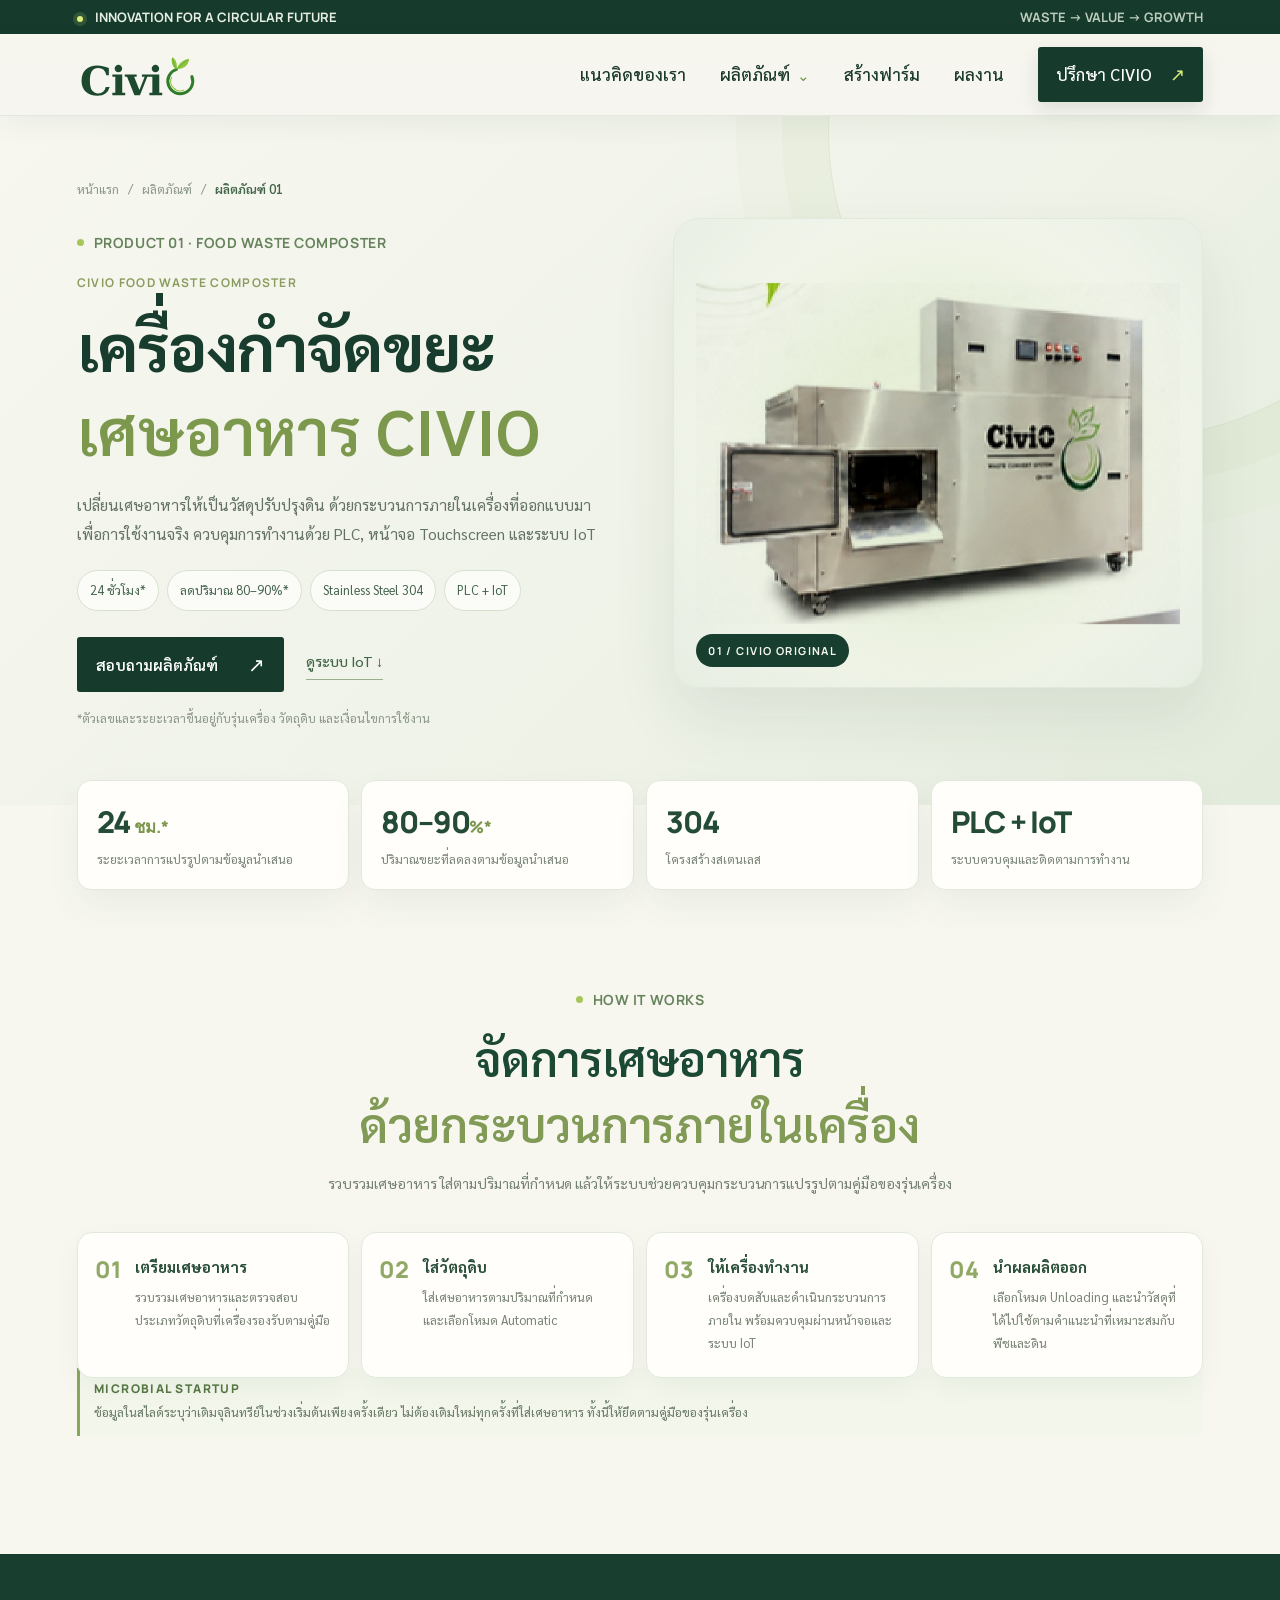
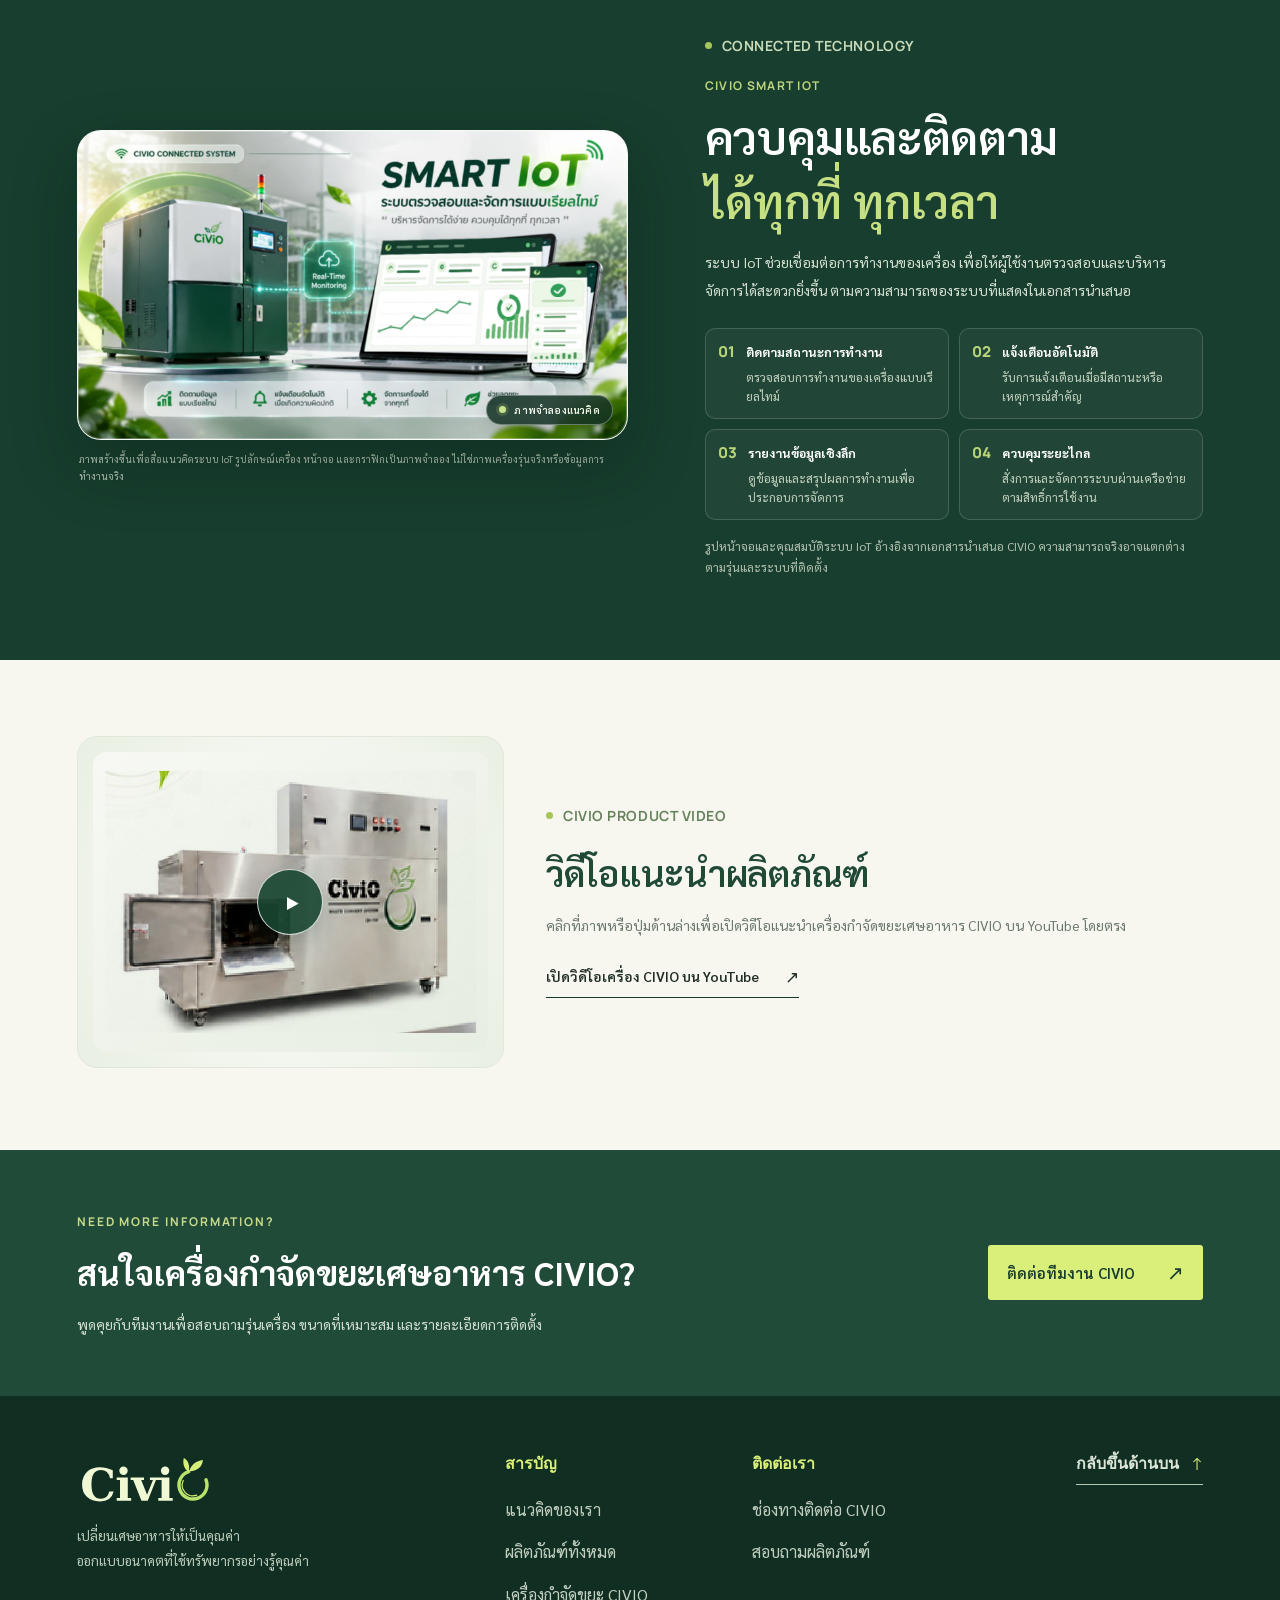
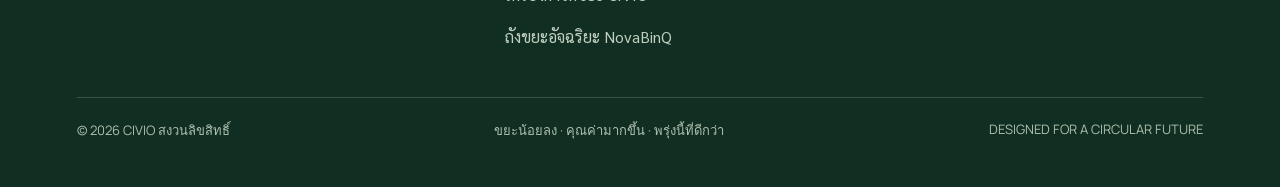
<file: product-civio.html>
<!DOCTYPE html>
<html lang="th">
<head>
  <meta charset="UTF-8"><meta name="viewport" content="width=device-width, initial-scale=1.0"><meta name="theme-color" content="#163b2d">
  <meta name="description" content="รู้จักเครื่องกำจัดขยะเศษอาหาร CiViO เทคโนโลยีจัดการขยะอินทรีย์ เปลี่ยนเศษอาหารเป็นสารปรับปรุงดิน พร้อมระบบควบคุม PLC, Touchscreen และ IoT">
    <meta name="robots" content="index, follow, max-image-preview:large">
    <link rel="canonical" href="https://civiothailand.github.io/CiViOWebsites/product-civio.html">
    <meta property="og:site_name" content="CiViO Thailand">
    <meta property="og:locale" content="th_TH">
    <meta property="og:title" content="เครื่องกำจัดขยะเศษอาหาร CiViO | CiViO Thailand">
    <meta property="og:description" content="รู้จักเครื่องกำจัดขยะเศษอาหาร CiViO เทคโนโลยีจัดการขยะอินทรีย์ เปลี่ยนเศษอาหารเป็นสารปรับปรุงดิน พร้อมระบบควบคุม PLC, Touchscreen และ IoT">
    <meta property="og:type" content="article">
    <meta property="og:url" content="https://civiothailand.github.io/CiViOWebsites/product-civio.html">
    <meta name="twitter:card" content="summary_large_image">
    <meta property="og:image" content="https://civiothailand.github.io/CiViOWebsites/assets/images/civio-machine-product.jpg">
    <meta name="twitter:image" content="https://civiothailand.github.io/CiViOWebsites/assets/images/civio-machine-product.jpg">

  <link rel="preconnect" href="https://fonts.googleapis.com"><link rel="preconnect" href="https://fonts.gstatic.com" crossorigin>
  <link href="https://fonts.googleapis.com/css2?family=Sarabun:wght@300;400;500;600;700;800&family=Manrope:wght@400;500;600;700;800&display=swap" rel="stylesheet">
  <link rel="stylesheet" href="assets/css/style.css?v=6">
  <link rel="icon" href="assets/images/civio-mark.svg" type="image/svg+xml">
  <title>เครื่องกำจัดขยะเศษอาหาร CiViO | CiViO Thailand</title>
</head>
<body class="product-detail-page" id="top">
  <div class="scroll-progress" aria-hidden="true"><span id="scrollProgress"></span></div>
  <div class="topline"><div class="topline-inner"><span><i class="live-dot"></i> INNOVATION FOR A CIRCULAR FUTURE</span><span class="topline-right">WASTE → VALUE → GROWTH</span></div></div>
  <header class="header"><div class="header-inner">
    <a class="brand" href="index.html"><img src="assets/images/civio-logo.svg" alt="CiViO Thailand" class="brand-logo" decoding="async"></a>
    <button class="menu-toggle" type="button" aria-label="เปิดเมนู" aria-expanded="false" aria-controls="mainNav"><span></span><span></span></button>
    <nav class="main-nav" id="mainNav" aria-label="เมนูหลัก">
      <a href="index.html#story">แนวคิดของเรา</a>
      <div class="nav-dropdown"><button class="nav-dropdown-toggle" type="button" aria-expanded="false">ผลิตภัณฑ์ <span aria-hidden="true">⌄</span></button>
        <div class="nav-dropdown-menu" aria-label="เลือกผลิตภัณฑ์">
          <a href="product-civio.html"><small>ผลิตภัณฑ์ 01</small><strong>เครื่องกำจัดขยะเศษอาหาร CIVIO</strong></a>
          <a href="product-novabinq.html"><small>ผลิตภัณฑ์ 02</small><strong>ถังขยะอัจฉริยะ NovaBinQ</strong></a>
        </div>
      </div>
      <a href="index.html#farm">สร้างฟาร์ม</a><a href="index.html#credibility">ผลงาน</a>
      <a class="nav-contact" href="index.html#contact">ปรึกษา CIVIO <b>↗</b></a>
    </nav>
  </div></header>
  <main>
    <section class="product-detail-hero product-detail-civio">
      <div class="product-detail-hero-inner page-width">
        <div class="product-detail-copy reveal">
          <div class="detail-breadcrumb"><a href="index.html">หน้าแรก</a><span>/</span><a href="index.html#products">ผลิตภัณฑ์</a><span>/</span><b>ผลิตภัณฑ์ 01</b></div>
          <div class="eyebrow"><span></span> PRODUCT 01 · FOOD WASTE COMPOSTER</div>
          <p class="detail-overline">CIVIO FOOD WASTE COMPOSTER</p>
          <h1>เครื่องกำจัดขยะ<br><em>เศษอาหาร CIVIO</em></h1>
          <p class="detail-lead">เปลี่ยนเศษอาหารให้เป็นวัสดุปรับปรุงดิน ด้วยกระบวนการภายในเครื่องที่ออกแบบมาเพื่อการใช้งานจริง ควบคุมการทำงานด้วย PLC, หน้าจอ Touchscreen และระบบ IoT</p>
          <div class="detail-chip-row"><span>24 ชั่วโมง*</span><span>ลดปริมาณ 80–90%*</span><span>Stainless Steel 304</span><span>PLC + IoT</span></div>
          <div class="detail-actions"><a class="btn btn-forest" href="index.html#contact">สอบถามผลิตภัณฑ์ <span>↗</span></a><a class="btn-link" href="#iot">ดูระบบ IoT ↓</a></div>
          <small class="detail-disclaimer">*ตัวเลขและระยะเวลาขึ้นอยู่กับรุ่นเครื่อง วัตถุดิบ และเงื่อนไขการใช้งาน</small>
        </div>
        <div class="product-detail-hero-visual reveal reveal-delay"><div class="detail-image-glow"></div><img src="https://massdyna.com/wp-content/uploads/2026/08/3414c676-9cdc-49a3-9c5f-7c2a30764273-800x800.png" onerror="this.onerror=null;this.src='assets/images/civio-machine-product.jpg'" alt="เครื่องกำจัดขยะเศษอาหาร CIVIO รุ่นตัวอย่าง" fetchpriority="high" decoding="async"><span class="detail-image-index">01 / CIVIO ORIGINAL</span></div>
      </div>
    </section>

    <section class="detail-stat-section page-width">
      <div class="detail-stat-card"><strong>24 <small>ชม.*</small></strong><span>ระยะเวลาการแปรรูปตามข้อมูลนำเสนอ</span></div>
      <div class="detail-stat-card"><strong>80–90<small>%*</small></strong><span>ปริมาณขยะที่ลดลงตามข้อมูลนำเสนอ</span></div>
      <div class="detail-stat-card"><strong>304</strong><span>โครงสร้างสเตนเลส</span></div>
      <div class="detail-stat-card"><strong>PLC + IoT</strong><span>ระบบควบคุมและติดตามการทำงาน</span></div>
    </section>

    <section class="detail-section page-width">
      <div class="detail-section-heading reveal"><div class="eyebrow"><span></span> HOW IT WORKS</div><h2>จัดการเศษอาหาร<br><em>ด้วยกระบวนการภายในเครื่อง</em></h2><p>รวบรวมเศษอาหาร ใส่ตามปริมาณที่กำหนด แล้วให้ระบบช่วยควบคุมกระบวนการแปรรูปตามคู่มือของรุ่นเครื่อง</p></div>
      <div class="detail-steps-grid">
        <article class="detail-step reveal"><span>01</span><div><b>เตรียมเศษอาหาร</b><p>รวบรวมเศษอาหารและตรวจสอบประเภทวัตถุดิบที่เครื่องรองรับตามคู่มือ</p></div></article>
        <article class="detail-step reveal"><span>02</span><div><b>ใส่วัตถุดิบ</b><p>ใส่เศษอาหารตามปริมาณที่กำหนด และเลือกโหมด Automatic</p></div></article>
        <article class="detail-step reveal"><span>03</span><div><b>ให้เครื่องทำงาน</b><p>เครื่องบดสับและดำเนินกระบวนการภายใน พร้อมควบคุมผ่านหน้าจอและระบบ IoT</p></div></article>
        <article class="detail-step reveal"><span>04</span><div><b>นำผลผลิตออก</b><p>เลือกโหมด Unloading และนำวัสดุที่ได้ไปใช้ตามคำแนะนำที่เหมาะสมกับพืชและดิน</p></div></article>
      </div>
      <div class="microbe-startup-note"><b>MICROBIAL STARTUP</b><span>ข้อมูลในสไลด์ระบุว่าเติมจุลินทรีย์ในช่วงเริ่มต้นเพียงครั้งเดียว ไม่ต้องเติมใหม่ทุกครั้งที่ใส่เศษอาหาร ทั้งนี้ให้ยึดตามคู่มือของรุ่นเครื่อง</span></div>
    </section>

    <section class="iot-section" id="iot">
      <div class="iot-section-inner page-width">
        <figure class="iot-visual iot-visual-concept reveal" aria-label="ภาพจำลองแนวคิดระบบ IoT ของเครื่องกำจัดขยะเศษอาหาร CIVIO">
          <div class="iot-visual-art">
            <img src="assets/images/civio-iot-concept.webp" alt="ภาพจำลองเครื่องกำจัดขยะเศษอาหาร CIVIO เชื่อมต่อกับแดชบอร์ด IoT และอุปกรณ์มือถือ" loading="lazy" decoding="async">
            <span class="iot-concept-badge"><i aria-hidden="true"></i> ภาพจำลองแนวคิด</span>
          </div>
          <figcaption>ภาพสร้างขึ้นเพื่อสื่อแนวคิดระบบ IoT รูปลักษณ์เครื่อง หน้าจอ และกราฟิกเป็นภาพจำลอง ไม่ใช่ภาพเครื่องรุ่นจริงหรือข้อมูลการทำงานจริง</figcaption>
        </figure>
        <div class="iot-copy reveal reveal-delay">
          <div class="eyebrow"><span></span> CONNECTED TECHNOLOGY</div>
          <p class="detail-overline">CIVIO SMART IOT</p>
          <h2>ควบคุมและติดตาม<br><em>ได้ทุกที่ ทุกเวลา</em></h2>
          <p>ระบบ IoT ช่วยเชื่อมต่อการทำงานของเครื่อง เพื่อให้ผู้ใช้งานตรวจสอบและบริหารจัดการได้สะดวกยิ่งขึ้น ตามความสามารถของระบบที่แสดงในเอกสารนำเสนอ</p>
          <div class="iot-feature-list">
            <div><span>01</span><p><b>ติดตามสถานะการทำงาน</b><small>ตรวจสอบการทำงานของเครื่องแบบเรียลไทม์</small></p></div>
            <div><span>02</span><p><b>แจ้งเตือนอัตโนมัติ</b><small>รับการแจ้งเตือนเมื่อมีสถานะหรือเหตุการณ์สำคัญ</small></p></div>
            <div><span>03</span><p><b>รายงานข้อมูลเชิงลึก</b><small>ดูข้อมูลและสรุปผลการทำงานเพื่อประกอบการจัดการ</small></p></div>
            <div><span>04</span><p><b>ควบคุมระยะไกล</b><small>สั่งการและจัดการระบบผ่านเครือข่ายตามสิทธิ์การใช้งาน</small></p></div>
          </div>
          <small class="detail-disclaimer">รูปหน้าจอและคุณสมบัติระบบ IoT อ้างอิงจากเอกสารนำเสนอ CIVIO ความสามารถจริงอาจแตกต่างตามรุ่นและระบบที่ติดตั้ง</small>
        </div>
      </div>
    </section>

    <section class="novabin-video-note civio-video-note page-width">
      <div class="novabin-video-image civio-video-image reveal">
        <a class="civio-video-thumb" href="https://www.youtube.com/watch?v=NRCYyO5xy0o" target="_blank" rel="noopener noreferrer" aria-label="เปิดวิดีโอเครื่องกำจัดขยะเศษอาหาร CIVIO บน YouTube">
          <img src="assets/images/civio-machine-product.jpg" alt="ภาพเครื่องกำจัดขยะเศษอาหาร CIVIO สำหรับเปิดวิดีโอแนะนำผลิตภัณฑ์" loading="lazy" decoding="async">
          <span class="civio-video-play" aria-hidden="true">▶</span>
        </a>
      </div>
      <div class="reveal reveal-delay">
        <div class="eyebrow"><span></span> CIVIO PRODUCT VIDEO</div>
        <h2>วิดีโอแนะนำผลิตภัณฑ์</h2>
        <p>คลิกที่ภาพหรือปุ่มด้านล่างเพื่อเปิดวิดีโอแนะนำเครื่องกำจัดขยะเศษอาหาร CIVIO บน YouTube โดยตรง</p>
        <a class="under-link" href="https://www.youtube.com/watch?v=NRCYyO5xy0o" target="_blank" rel="noopener noreferrer">เปิดวิดีโอเครื่อง CIVIO บน YouTube <span>↗</span></a>
      </div>
    </section>

    <section class="detail-final-cta"><div class="page-width"><div><span>NEED MORE INFORMATION?</span><h2>สนใจเครื่องกำจัดขยะเศษอาหาร CIVIO?</h2><p>พูดคุยกับทีมงานเพื่อสอบถามรุ่นเครื่อง ขนาดที่เหมาะสม และรายละเอียดการติดตั้ง</p></div><a class="btn btn-lime" href="index.html#contact">ติดต่อทีมงาน CIVIO <span>↗</span></a></div></section>
  </main>
  <footer class="footer product-detail-footer"><div class="footer-main page-width">
      <div class="footer-brand"><a class="brand brand-footer" href="index.html"><img src="assets/images/civio-logo-light.svg" alt="CiViO Thailand" class="brand-logo" decoding="async"></a><p>เปลี่ยนเศษอาหารให้เป็นคุณค่า<br>ออกแบบอนาคตที่ใช้ทรัพยากรอย่างรู้คุณค่า</p></div>
      <div class="footer-col"><span>สารบัญ</span><a href="index.html#story">แนวคิดของเรา</a><a href="index.html#products">ผลิตภัณฑ์ทั้งหมด</a><a href="product-civio.html">เครื่องกำจัดขยะ CIVIO</a><a href="product-novabinq.html">ถังขยะอัจฉริยะ NovaBinQ</a></div>
      <div class="footer-col"><span>ติดต่อเรา</span><a href="index.html#contact">ช่องทางติดต่อ CIVIO</a><a href="index.html#contact">สอบถามผลิตภัณฑ์</a></div>
      <a class="back-top" href="#top">กลับขึ้นด้านบน <b>↑</b></a>
    </div><div class="footer-bottom page-width"><span>© <span id="currentYear"></span> CIVIO สงวนลิขสิทธิ์</span><span>ขยะน้อยลง · คุณค่ามากขึ้น · พรุ่งนี้ที่ดีกว่า</span><span>DESIGNED FOR A CIRCULAR FUTURE</span></div></footer>
  <script src="assets/js/main.js?v=6"></script>
</body></html>
</file>
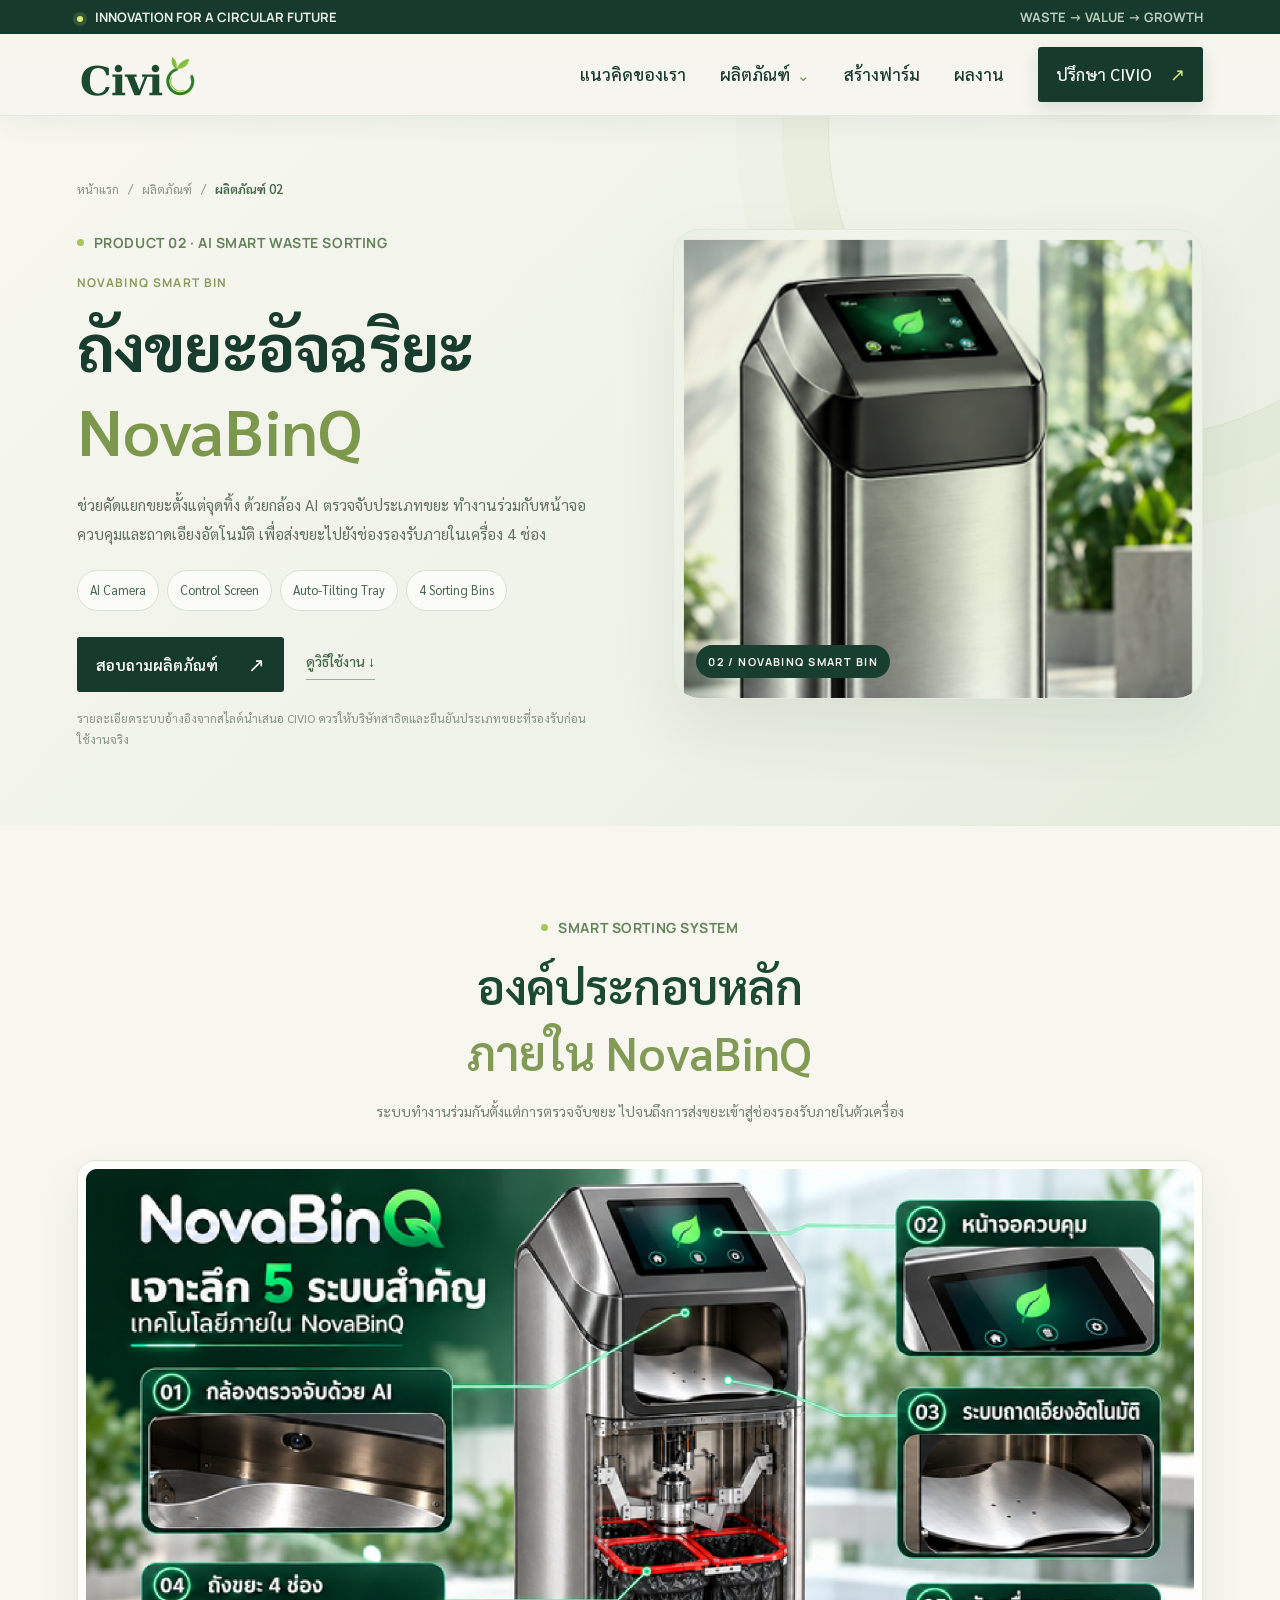
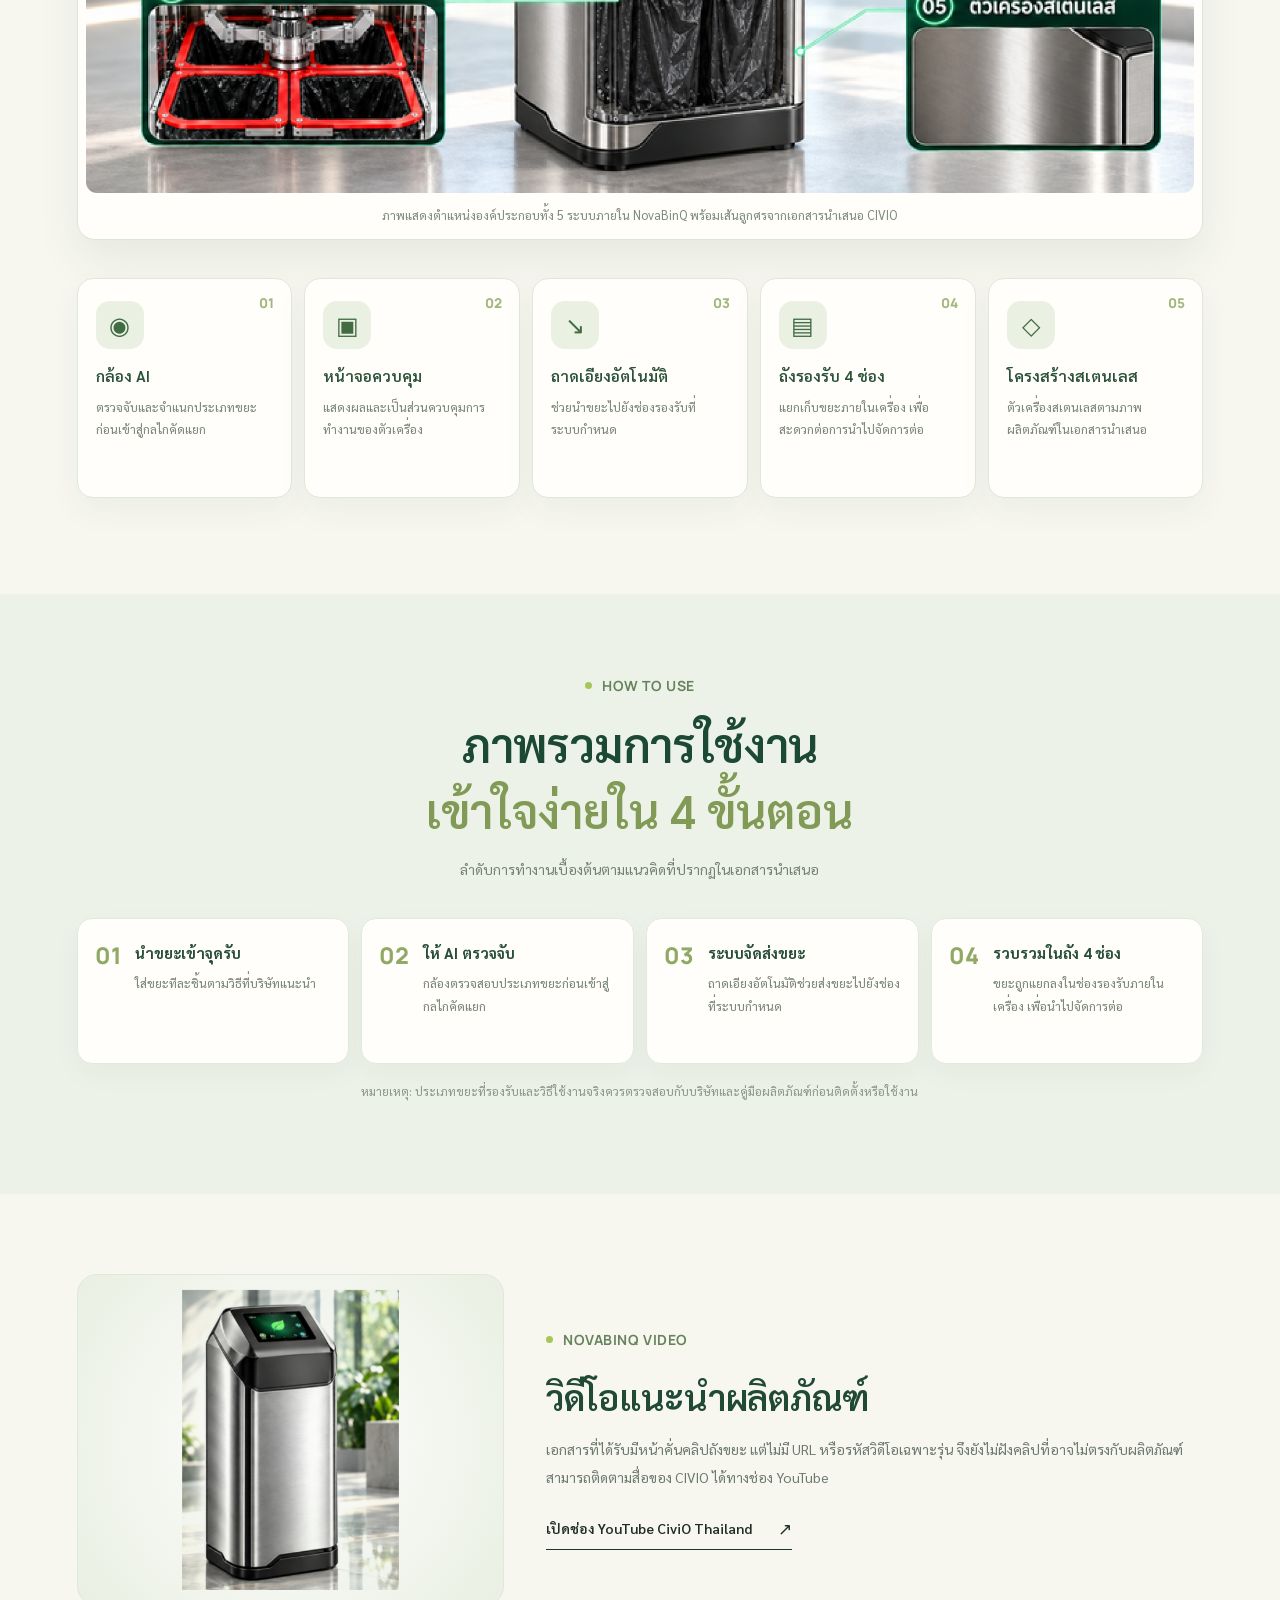
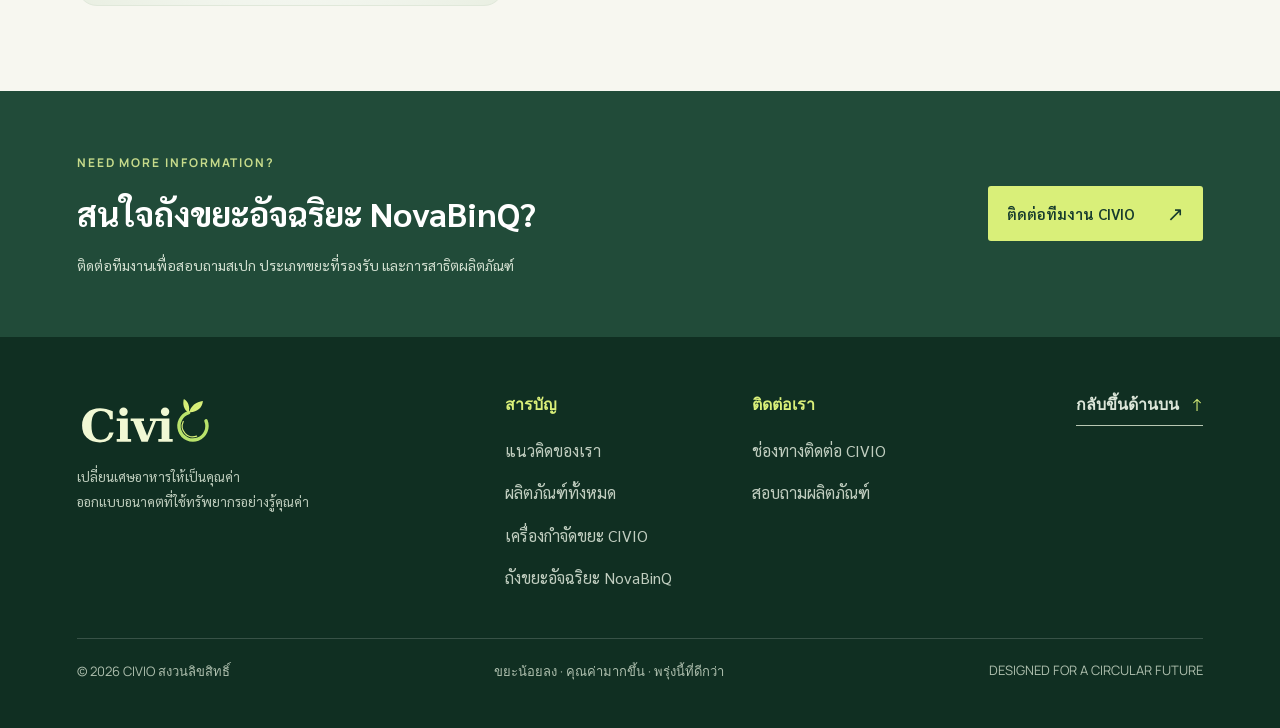
<file: product-novabinq.html>
<!DOCTYPE html>
<html lang="th">
<head>
  <meta charset="UTF-8"><meta name="viewport" content="width=device-width, initial-scale=1.0"><meta name="theme-color" content="#163b2d">
  <meta name="description" content="รายละเอียดถังขยะอัจฉริยะ NovaBinQ นวัตกรรมช่วยคัดแยกและจัดการขยะด้วยกล้อง AI และระบบอัตโนมัติ จาก CiViO Thailand">
    <meta name="robots" content="index, follow, max-image-preview:large">
    <link rel="canonical" href="https://civiothailand.github.io/CiViOWebsites/product-novabinq.html">
    <meta property="og:site_name" content="CiViO Thailand">
    <meta property="og:locale" content="th_TH">
    <meta property="og:title" content="ถังขยะอัจฉริยะ NovaBinQ | CiViO Thailand">
    <meta property="og:description" content="รายละเอียดถังขยะอัจฉริยะ NovaBinQ นวัตกรรมช่วยคัดแยกและจัดการขยะด้วยกล้อง AI และระบบอัตโนมัติ จาก CiViO Thailand">
    <meta property="og:type" content="article">
    <meta property="og:url" content="https://civiothailand.github.io/CiViOWebsites/product-novabinq.html">
    <meta name="twitter:card" content="summary_large_image">
    <meta property="og:image" content="https://civiothailand.github.io/CiViOWebsites/assets/images/novabinq-smart-bin.png">
    <meta name="twitter:image" content="https://civiothailand.github.io/CiViOWebsites/assets/images/novabinq-smart-bin.png">

  <link rel="preconnect" href="https://fonts.googleapis.com"><link rel="preconnect" href="https://fonts.gstatic.com" crossorigin>
  <link href="https://fonts.googleapis.com/css2?family=Sarabun:wght@300;400;500;600;700;800&family=Manrope:wght@400;500;600;700;800&display=swap" rel="stylesheet">
  <link rel="stylesheet" href="assets/css/style.css?v=6">
  <link rel="icon" href="assets/images/civio-mark.svg" type="image/svg+xml">
  <title>ถังขยะอัจฉริยะ NovaBinQ | CiViO Thailand</title>
</head>
<body class="product-detail-page" id="top">
  <div class="scroll-progress" aria-hidden="true"><span id="scrollProgress"></span></div>
  <div class="topline"><div class="topline-inner"><span><i class="live-dot"></i> INNOVATION FOR A CIRCULAR FUTURE</span><span class="topline-right">WASTE → VALUE → GROWTH</span></div></div>
  <header class="header"><div class="header-inner">
    <a class="brand" href="index.html"><img src="assets/images/civio-logo.svg" alt="CiViO Thailand" class="brand-logo" decoding="async"></a>
    <button class="menu-toggle" type="button" aria-label="เปิดเมนู" aria-expanded="false" aria-controls="mainNav"><span></span><span></span></button>
    <nav class="main-nav" id="mainNav" aria-label="เมนูหลัก">
      <a href="index.html#story">แนวคิดของเรา</a>
      <div class="nav-dropdown"><button class="nav-dropdown-toggle" type="button" aria-expanded="false">ผลิตภัณฑ์ <span aria-hidden="true">⌄</span></button>
        <div class="nav-dropdown-menu" aria-label="เลือกผลิตภัณฑ์">
          <a href="product-civio.html"><small>ผลิตภัณฑ์ 01</small><strong>เครื่องกำจัดขยะเศษอาหาร CIVIO</strong></a>
          <a href="product-novabinq.html"><small>ผลิตภัณฑ์ 02</small><strong>ถังขยะอัจฉริยะ NovaBinQ</strong></a>
        </div>
      </div>
      <a href="index.html#farm">สร้างฟาร์ม</a><a href="index.html#credibility">ผลงาน</a>
      <a class="nav-contact" href="index.html#contact">ปรึกษา CIVIO <b>↗</b></a>
    </nav>
  </div></header>
  <main>
    <section class="product-detail-hero product-detail-novabin">
      <div class="product-detail-hero-inner page-width">
        <div class="product-detail-copy reveal">
          <div class="detail-breadcrumb"><a href="index.html">หน้าแรก</a><span>/</span><a href="index.html#products">ผลิตภัณฑ์</a><span>/</span><b>ผลิตภัณฑ์ 02</b></div>
          <div class="eyebrow"><span></span> PRODUCT 02 · AI SMART WASTE SORTING</div>
          <p class="detail-overline">NOVABINQ SMART BIN</p>
          <h1>ถังขยะอัจฉริยะ<br><em>NovaBinQ</em></h1>
          <p class="detail-lead">ช่วยคัดแยกขยะตั้งแต่จุดทิ้ง ด้วยกล้อง AI ตรวจจับประเภทขยะ ทำงานร่วมกับหน้าจอควบคุมและถาดเอียงอัตโนมัติ เพื่อส่งขยะไปยังช่องรองรับภายในเครื่อง 4 ช่อง</p>
          <div class="detail-chip-row"><span>AI Camera</span><span>Control Screen</span><span>Auto-Tilting Tray</span><span>4 Sorting Bins</span></div>
          <div class="detail-actions"><a class="btn btn-forest" href="index.html#contact">สอบถามผลิตภัณฑ์ <span>↗</span></a><a class="btn-link" href="#how-to-use">ดูวิธีใช้งาน ↓</a></div>
          <small class="detail-disclaimer">รายละเอียดระบบอ้างอิงจากสไลด์นำเสนอ CIVIO ควรให้บริษัทสาธิตและยืนยันประเภทขยะที่รองรับก่อนใช้งานจริง</small>
        </div>
        <div class="product-detail-hero-visual novabin-hero-visual reveal reveal-delay"><div class="detail-image-glow"></div><img src="assets/images/novabinq-smart-bin.png" alt="ถังขยะอัจฉริยะ NovaBinQ แสดงตัวเครื่องและกลไกคัดแยกภายใน" fetchpriority="high" decoding="async"><span class="detail-image-index">02 / NOVABINQ SMART BIN</span></div>
      </div>
    </section>

    <section class="detail-section page-width novabin-system-section">
      <div class="detail-section-heading reveal"><div class="eyebrow"><span></span> SMART SORTING SYSTEM</div><h2>องค์ประกอบหลัก<br><em>ภายใน NovaBinQ</em></h2><p>ระบบทำงานร่วมกันตั้งแต่การตรวจจับขยะ ไปจนถึงการส่งขยะเข้าสู่ช่องรองรับภายในตัวเครื่อง</p></div>
      <figure class="novabin-detail-image reveal">
        <img src="assets/images/novabinq-components-full.jpg" alt="ภาพอินโฟกราฟิก NovaBinQ แบบเต็มกรอบ แสดงตัวเครื่องตรงกลางและลูกศรชี้ 5 องค์ประกอบ ได้แก่ กล้องตรวจจับด้วย AI หน้าจอควบคุม ระบบถาดเอียงอัตโนมัติ ถังขยะ 4 ช่อง และตัวเครื่องสเตนเลส" loading="lazy" decoding="async">
        <figcaption>ภาพแสดงตำแหน่งองค์ประกอบทั้ง 5 ระบบภายใน NovaBinQ พร้อมเส้นลูกศรจากเอกสารนำเสนอ CIVIO</figcaption>
      </figure>
      <div class="novabin-system-grid">
        <article class="novabin-system-card reveal"><span>01</span><div class="novabin-system-icon">◉</div><h3>กล้อง AI</h3><p>ตรวจจับและจำแนกประเภทขยะก่อนเข้าสู่กลไกคัดแยก</p></article>
        <article class="novabin-system-card reveal"><span>02</span><div class="novabin-system-icon">▣</div><h3>หน้าจอควบคุม</h3><p>แสดงผลและเป็นส่วนควบคุมการทำงานของตัวเครื่อง</p></article>
        <article class="novabin-system-card reveal"><span>03</span><div class="novabin-system-icon">↘</div><h3>ถาดเอียงอัตโนมัติ</h3><p>ช่วยนำขยะไปยังช่องรองรับที่ระบบกำหนด</p></article>
        <article class="novabin-system-card reveal"><span>04</span><div class="novabin-system-icon">▤</div><h3>ถังรองรับ 4 ช่อง</h3><p>แยกเก็บขยะภายในเครื่อง เพื่อสะดวกต่อการนำไปจัดการต่อ</p></article>
        <article class="novabin-system-card reveal"><span>05</span><div class="novabin-system-icon">◇</div><h3>โครงสร้างสเตนเลส</h3><p>ตัวเครื่องสเตนเลสตามภาพผลิตภัณฑ์ในเอกสารนำเสนอ</p></article>
      </div>
    </section>

    <section class="novabin-how-section" id="how-to-use">
      <div class="page-width">
        <div class="detail-section-heading reveal"><div class="eyebrow"><span></span> HOW TO USE</div><h2>ภาพรวมการใช้งาน<br><em>เข้าใจง่ายใน 4 ขั้นตอน</em></h2><p>ลำดับการทำงานเบื้องต้นตามแนวคิดที่ปรากฏในเอกสารนำเสนอ</p></div>
        <div class="detail-steps-grid">
          <article class="detail-step reveal"><span>01</span><div><b>นำขยะเข้าจุดรับ</b><p>ใส่ขยะทีละชิ้นตามวิธีที่บริษัทแนะนำ</p></div></article>
          <article class="detail-step reveal"><span>02</span><div><b>ให้ AI ตรวจจับ</b><p>กล้องตรวจสอบประเภทขยะก่อนเข้าสู่กลไกคัดแยก</p></div></article>
          <article class="detail-step reveal"><span>03</span><div><b>ระบบจัดส่งขยะ</b><p>ถาดเอียงอัตโนมัติช่วยส่งขยะไปยังช่องที่ระบบกำหนด</p></div></article>
          <article class="detail-step reveal"><span>04</span><div><b>รวบรวมในถัง 4 ช่อง</b><p>ขยะถูกแยกลงในช่องรองรับภายในเครื่อง เพื่อนำไปจัดการต่อ</p></div></article>
        </div>
        <p class="detail-disclaimer novabin-notice">หมายเหตุ: ประเภทขยะที่รองรับและวิธีใช้งานจริงควรตรวจสอบกับบริษัทและคู่มือผลิตภัณฑ์ก่อนติดตั้งหรือใช้งาน</p>
      </div>
    </section>

    <section class="novabin-video-note page-width"><div class="novabin-video-image"><img src="assets/images/novabinq-smart-bin.png" alt="ถังขยะอัจฉริยะ NovaBinQ" loading="lazy" decoding="async"></div><div><div class="eyebrow"><span></span> NOVABINQ VIDEO</div><h2>วิดีโอแนะนำผลิตภัณฑ์</h2><p>เอกสารที่ได้รับมีหน้าคั่นคลิปถังขยะ แต่ไม่มี URL หรือรหัสวิดีโอเฉพาะรุ่น จึงยังไม่ฝังคลิปที่อาจไม่ตรงกับผลิตภัณฑ์ สามารถติดตามสื่อของ CIVIO ได้ทางช่อง YouTube</p><a class="under-link" href="https://www.youtube.com/@civiothailand9654" target="_blank" rel="noopener">เปิดช่อง YouTube CiviO Thailand <span>↗</span></a></div></section>

    <section class="detail-final-cta"><div class="page-width"><div><span>NEED MORE INFORMATION?</span><h2>สนใจถังขยะอัจฉริยะ NovaBinQ?</h2><p>ติดต่อทีมงานเพื่อสอบถามสเปก ประเภทขยะที่รองรับ และการสาธิตผลิตภัณฑ์</p></div><a class="btn btn-lime" href="index.html#contact">ติดต่อทีมงาน CIVIO <span>↗</span></a></div></section>
  </main>
  <footer class="footer product-detail-footer"><div class="footer-main page-width">
      <div class="footer-brand"><a class="brand brand-footer" href="index.html"><img src="assets/images/civio-logo-light.svg" alt="CiViO Thailand" class="brand-logo" decoding="async"></a><p>เปลี่ยนเศษอาหารให้เป็นคุณค่า<br>ออกแบบอนาคตที่ใช้ทรัพยากรอย่างรู้คุณค่า</p></div>
      <div class="footer-col"><span>สารบัญ</span><a href="index.html#story">แนวคิดของเรา</a><a href="index.html#products">ผลิตภัณฑ์ทั้งหมด</a><a href="product-civio.html">เครื่องกำจัดขยะ CIVIO</a><a href="product-novabinq.html">ถังขยะอัจฉริยะ NovaBinQ</a></div>
      <div class="footer-col"><span>ติดต่อเรา</span><a href="index.html#contact">ช่องทางติดต่อ CIVIO</a><a href="index.html#contact">สอบถามผลิตภัณฑ์</a></div>
      <a class="back-top" href="#top">กลับขึ้นด้านบน <b>↑</b></a>
    </div><div class="footer-bottom page-width"><span>© <span id="currentYear"></span> CIVIO สงวนลิขสิทธิ์</span><span>ขยะน้อยลง · คุณค่ามากขึ้น · พรุ่งนี้ที่ดีกว่า</span><span>DESIGNED FOR A CIRCULAR FUTURE</span></div></footer>
  <script src="assets/js/main.js?v=6"></script>
</body></html>
</file>
<file: assets/css/style.css>
@charset "UTF-8";
:root{
 --forest:#163b2d;--forest-2:#214b39;--forest-3:#2f6047;--lime:#d9ef79;--lime-2:#c6df63;
 --cream:#f6f5ee;--paper:#eeeee5;--white:#fffefa;--ink:#1f2d25;--muted:#6c786f;--line:rgba(22,59,45,.16);
 --thai:'Sarabun',sans-serif;--latin:'Manrope',sans-serif;--page:1200px;
}
*{box-sizing:border-box}
html{scroll-behavior:smooth;scroll-padding-top:100px}
body{margin:0;background:var(--cream);color:var(--ink);font-family:var(--thai);font-size:16px;line-height:1.7;-webkit-font-smoothing:antialiased}
img{display:block;max-width:100%;width:100%;height:100%;object-fit:cover}
a{color:inherit;text-decoration:none}
button,input,textarea,select{font:inherit}
button,a{-webkit-tap-highlight-color:transparent}
::selection{background:var(--lime);color:var(--forest)}
.page-width{width:min(var(--page),88%);margin-inline:auto}
.section-space{padding:112px 0}
.scroll-progress{position:fixed;z-index:100;left:0;top:0;width:100%;height:3px;background:transparent}
.scroll-progress span{display:block;width:0;height:100%;background:var(--lime);transition:width .08s linear}
.topline{background:var(--forest);color:#e8efe5;font:12px var(--latin);letter-spacing:.14em}
.topline-inner{height:31px;width:min(var(--page),88%);margin:auto;display:flex;align-items:center;justify-content:space-between}
.live-dot{display:inline-block;width:6px;height:6px;border-radius:50%;background:var(--lime);margin-right:9px;box-shadow:0 0 0 4px #d9ef7925}
.topline-right{color:#bdcdbd}
.header{height:82px;position:sticky;top:0;z-index:50;background:rgba(246,245,238,.94);backdrop-filter:blur(14px);border-bottom:1px solid rgba(22,59,45,.08)}
.header-inner{height:100%;width:min(var(--page),88%);margin:auto;display:flex;align-items:center;justify-content:space-between}
.brand{display:flex;align-items:center;gap:10px;color:var(--forest)}
.brand-symbol{width:42px;height:42px;object-fit:contain}
.brand-name{font:800 26px/1 var(--latin);letter-spacing:.095em;display:flex;flex-direction:column}
.brand-name small{font:700 11px/1.5 var(--latin);letter-spacing:.19em;margin-top:6px;color:#7b897d}
.main-nav{height:100%;display:flex;align-items:center;gap:34px;font-size:15px;font-weight:500}
.main-nav>a:not(.nav-contact){position:relative;padding:8px 0}
.main-nav>a:not(.nav-contact)::after{content:"";position:absolute;left:0;bottom:1px;width:0;height:1px;background:var(--forest);transition:width .25s}
.main-nav>a:not(.nav-contact):hover::after{width:100%}
.nav-contact{background:var(--forest);color:white;padding:13px 18px;border-radius:3px}
.nav-contact b{color:var(--lime);font:18px var(--latin);margin-left:14px}
.menu-toggle{display:none}
.hero{min-height:720px;height:min(820px,calc(100vh - 113px));position:relative;background:var(--forest);color:white;overflow:hidden}
.hero-image{position:absolute;inset:0 0 0 25%;background:url('../images/circular-garden-concept.webp') center 55%/cover;transform:scale(1.02);animation:slowZoom 20s ease-in-out infinite alternate}
.hero-tint{position:absolute;inset:0;background:linear-gradient(90deg,rgba(13,42,30,.98) 0%,rgba(16,48,34,.92) 34%,rgba(18,52,37,.51) 68%,rgba(18,52,37,.12) 100%),linear-gradient(0deg,rgba(9,30,21,.56),transparent 34%)}
.hero-content{height:100%;position:relative;z-index:1;display:flex;align-items:center;justify-content:space-between;padding-top:30px;padding-bottom:90px}
.hero-copy{max-width:710px;padding-top:12px}
.eyebrow{display:flex;align-items:center;gap:10px;font:700 12px var(--latin);letter-spacing:.17em;color:#66835c;margin-bottom:22px}
.eyebrow>span{display:block;width:7px;height:7px;background:#a7c65a;border-radius:50%}
.eyebrow-light{color:#d9e6d8}
.hero-overline,.promise-kicker,.farm-overline{font:700 12.5px var(--latin);letter-spacing:.16em;color:var(--lime)}
.hero h1{font-size:clamp(48px,6vw,78px);line-height:1.19;font-weight:600;letter-spacing:-.045em;margin:16px 0 22px}
.hero h1 em,.promise h2 em,.manifesto h2 em,.section-header h2 em,.farm-copy h2 em,.contact-copy h2 em,.belief h2 em{font-style:normal;color:#b8d66b}
.hero-description{max-width:560px;color:#d6e1d6;font-size:15.5px;line-height:2}
.hero-actions{display:flex;align-items:center;gap:28px;margin-top:32px}
.btn{display:inline-flex;align-items:center;justify-content:space-between;gap:30px;min-width:190px;padding:14px 19px;border:0;border-radius:3px;font-size:15px;font-weight:600;transition:transform .24s,background .24s;cursor:pointer}
.btn:hover{transform:translateY(-3px)}
.btn span{font:20px var(--latin)}
.btn-lime{background:var(--lime);color:var(--forest)}
.btn-white{background:var(--white);color:var(--forest)}
.btn-forest{background:var(--forest);color:white}
.btn-link{font-size:14px;font-weight:500}
.btn-link span{margin-left:10px;font:18px var(--latin)}
.btn-link-light{color:white}
.btn-link-light span{color:var(--lime)}
.hero-footnote{display:flex;align-items:center;gap:12px;margin-top:58px;color:#c3d2c1;font:11px var(--latin);letter-spacing:.15em}
.hero-footnote .line{width:37px;height:1px;background:var(--lime)}
.hero-side{align-self:center;margin-top:170px;text-align:center}
.hero-orbit{width:150px;height:150px;border:1px solid #ffffffa8;border-radius:50%;display:flex;flex-direction:column;align-items:center;justify-content:center;transform:rotate(8deg);background:#ffffff0a;backdrop-filter:blur(4px)}
.hero-orbit>span{font:700 53px/.95 var(--latin);color:var(--lime)}
.hero-orbit>small{font:700 12px var(--latin);letter-spacing:.2em;color:white;margin:5px}
.hero-orbit>i{font:11px/1.5 var(--latin);font-style:normal;letter-spacing:.09em;color:#dce6d9;margin-top:9px}
.hero-side>p{font-size:12px;max-width:165px;color:#d5dfd3;line-height:1.6;margin:12px auto}
.hero-bottom{position:absolute;left:6%;right:6%;bottom:0;height:49px;border-top:1px solid #ffffff3d;z-index:3;display:flex;justify-content:space-between;align-items:center;font:11px var(--latin);letter-spacing:.15em;color:#d3ded1}
.hero-bottom a b{font:16px var(--latin);color:var(--lime);margin-left:9px}
.manifesto{width:min(var(--page),88%);margin:auto;display:grid;grid-template-columns:.55fr 1.25fr 1fr;gap:44px;align-items:start}
.manifesto-aside{display:flex;align-items:center;gap:14px;padding-top:8px;color:#6c8668;font:700 11px var(--latin);letter-spacing:.15em}
.section-number{width:34px;height:34px;border:1px solid #6b8860;border-radius:50%;display:grid;place-items:center;font:12.5px var(--latin)}
.manifesto-content h2,.section-header h2,.contact-copy h2{font-size:clamp(34px,4.2vw,53px);line-height:1.35;color:var(--forest);font-weight:500;letter-spacing:-.04em;margin:0 0 22px}
.manifesto-content h2 em,.section-header h2 em,.contact-copy h2 em{color:#78944e}
.manifesto-lead{font-size:17px;line-height:1.85;font-weight:500}
.body-copy{font-size:15px;line-height:2;color:var(--muted);margin:15px 0 24px}
.under-link{display:inline-flex;align-items:center;gap:26px;padding-bottom:8px;border-bottom:1px solid var(--forest);font-size:14px;font-weight:600}
.under-link span{font:17px var(--latin)}
.manifesto-image{height:370px;position:relative;margin-top:38px}
.manifesto-image img{object-position:60% center}
.image-credit{position:absolute;bottom:0;left:0;background:var(--forest);color:#e6efdf;padding:10px 14px;font:11px var(--latin);letter-spacing:.13em}
.promise{position:relative;overflow:hidden;background:#143b2b;color:white}
.promise-background{position:absolute;inset:0;background:radial-gradient(circle at 72% 28%,rgba(139,177,91,.24),transparent 34%),linear-gradient(135deg,#163b2d,#0f2b20 72%);opacity:1}
.promise-overlay{position:absolute;inset:0;background:linear-gradient(90deg,rgba(15,48,34,.98),rgba(17,52,36,.88) 55%,rgba(17,52,36,.64))}
.promise-inner{position:relative;z-index:1;min-height:630px;display:grid;grid-template-columns:1fr .83fr;gap:7%;align-items:center;padding-top:85px;padding-bottom:85px}
.promise-copy{max-width:590px}
.promise-kicker{margin-top:33px}
.promise h2{font-size:clamp(44px,5.3vw,69px);font-weight:500;line-height:1.27;letter-spacing:-.045em;margin:13px 0 22px}
.promise h2 em{color:var(--lime)}
.promise-copy>p:not(.promise-kicker){color:#d8e2d6;font-size:15.5px;line-height:2;max-width:530px}
.promise-benefits{display:grid;gap:9px;margin:25px 0 30px;font-size:14px;color:#e4ede0}
.promise-benefits b{display:inline-grid;place-items:center;width:19px;height:19px;border-radius:50%;background:#d9ef79;color:var(--forest);font:700 13.5px var(--latin);margin-right:9px}
.promise-copy>small{display:block;max-width:510px;margin-top:18px;color:#c6d3c2;font-size:12px;line-height:1.8}
.promise-visual{position:relative;max-width:470px;justify-self:end;width:100%}
.promise-photo-frame{height:415px;border:1px solid #ffffff54;padding:10px;transform:rotate(2deg)}
.promise-photo-frame img{object-position:63% center}
.promise-sticker{position:absolute;left:-43px;bottom:25px;width:135px;height:135px;background:var(--lime);color:var(--forest);border-radius:50%;display:flex;flex-direction:column;align-items:center;justify-content:center;box-shadow:0 10px 35px #0003}
.promise-sticker strong{font:800 54px/.9 var(--latin)}
.promise-sticker span{font:700 12px var(--latin);letter-spacing:.18em;margin-top:4px}
.promise-sticker i{font:11px/1.4 var(--latin);font-style:normal;text-align:center;margin-top:8px;letter-spacing:.08em}
.product-section{background:var(--paper)}
.section-header{display:flex;justify-content:space-between;align-items:end;gap:50px;margin-bottom:45px}
.section-header>div{max-width:700px}
.section-header h2{margin:0}
.section-header>p{max-width:360px;color:var(--muted);font-size:15px;line-height:2;margin:0 0 7px}
.product-showcase{display:grid;gap:22px}
.featured-product{display:grid;grid-template-columns:1.05fr 1fr;background:var(--white);min-height:475px;box-shadow:0 14px 45px #1d38250b}
.featured-product-image{position:relative;min-height:475px;background:linear-gradient(145deg,#e3e8df,#f6f7f2);overflow:hidden;padding:34px}
.featured-product-image img{object-fit:contain;mix-blend-mode:multiply;transition:transform .55s}
.featured-product:hover .featured-product-image img{transform:scale(1.045)}
.featured-product-image img.image-fallback{object-fit:cover;mix-blend-mode:normal}
.image-label{position:absolute;left:21px;top:21px;background:var(--lime);color:var(--forest);padding:7px 10px;font:700 11px var(--latin);letter-spacing:.12em}
.image-index{position:absolute;right:24px;bottom:12px;font:800 43px var(--latin);color:#163b2d55}
.featured-product-info{padding:48px 7% 35px;align-self:center}
.product-meta{font:700 11px var(--latin);letter-spacing:.16em;color:#81964d}
.featured-product-info h3{font-size:clamp(31px,3.2vw,45px);font-weight:500;color:var(--forest);line-height:1.35;letter-spacing:-.035em;margin:17px 0}
.featured-product-info h3 em{font-style:normal;color:#78944e}
.featured-product-info>p{color:var(--muted);font-size:15px;line-height:2}
.spec-chips{display:flex;flex-wrap:wrap;gap:8px;margin:22px 0 27px}
.spec-chips span{border:1px solid var(--line);border-radius:2px;padding:6px 10px;font-size:12.5px;color:#526253}
.product-bottom{border-top:1px solid var(--line);padding-top:18px;display:flex;justify-content:space-between;align-items:center}
.product-bottom>div{display:flex;flex-direction:column}
.product-bottom small{font-size:12px;color:#899188}
.product-bottom strong{font-size:14px;font-weight:600;color:var(--forest)}
.round-arrow{width:42px;height:42px;border-radius:50%;display:grid;place-items:center;background:var(--forest);color:white;font:22px var(--latin);transition:background .2s,transform .2s}
.round-arrow:hover{background:#77934e;transform:rotate(45deg)}
.product-footnote{display:block;margin-top:15px;color:#8c958b;font-size:12px;line-height:1.7}
.product-grid{display:grid;grid-template-columns:1fr 1fr;gap:22px}
.product-card{background:var(--white);transition:transform .3s,box-shadow .3s;min-width:0}
.product-card:hover{transform:translateY(-6px);box-shadow:0 16px 40px #173d2d14}
.product-card-image{height:285px;position:relative;overflow:hidden;background:#dce4d9}
.product-card-image img{transition:transform .6s}
.product-card:hover .product-card-image img{transform:scale(1.045)}
.card-tag{position:absolute;left:17px;top:17px;padding:7px 10px;background:var(--lime);color:var(--forest);font:700 11px var(--latin);letter-spacing:.11em}
.card-number{position:absolute;right:16px;bottom:0;font:800 41px var(--latin);color:#fff;text-shadow:0 2px 10px #0005}
.product-card-body{padding:25px 28px 23px}
.product-card-body h3{font-size:23px;color:var(--forest);font-weight:600;margin:9px 0}
.product-card-body>p{font-size:14px;line-height:1.95;color:var(--muted);min-height:72px}
.text-arrow{display:inline-flex;align-items:center;gap:22px;border-bottom:1px solid var(--forest);padding-bottom:7px;margin-top:13px;font-size:13.5px;font-weight:600;color:var(--forest)}
.text-arrow span{font:17px var(--latin)}
.visual-note{display:block;margin-top:11px;color:#9a9f96;font-size:11px}
.product-bottom-cta{display:flex;align-items:center;justify-content:space-between;margin-top:30px;background:#e2e7d7;padding:18px 24px;color:var(--forest);font-size:14px}
.product-bottom-cta a{font-weight:600;border-bottom:1px solid #6a805b;padding-bottom:4px}
.product-bottom-cta b{font:17px var(--latin);margin-left:14px}
.how-section{position:relative;overflow:hidden;padding:108px 0 94px;background:linear-gradient(180deg,#eff1e8 0%,#f7f6ef 100%);color:var(--ink)}
.how-section::before{content:"";position:absolute;width:620px;height:620px;border:1px solid rgba(22,59,45,.07);border-radius:50%;right:-270px;top:-310px;box-shadow:0 0 0 58px rgba(22,59,45,.025),0 0 0 116px rgba(22,59,45,.018)}
.how-inner{position:relative;z-index:1}
.process-heading{display:grid;grid-template-columns:1.15fr .72fr;gap:70px;align-items:end;margin-bottom:53px}
.process-heading-main{max-width:690px}
.process-kicker{font:700 12px var(--latin);letter-spacing:.19em;color:#81916d;margin:0 0 12px}
.process-heading h2{font-size:clamp(38px,4.5vw,58px);font-weight:500;line-height:1.32;letter-spacing:-.045em;color:var(--forest);margin:0}
.process-heading h2 em{font-style:normal;color:#829d4d}
.process-intro{max-width:430px;margin:0 0 6px;color:#6a766b;font-size:15px;line-height:2.05}
.process-track{position:relative;display:grid;grid-template-columns:repeat(3,minmax(0,1fr));gap:22px;align-items:stretch}
.process-track::before{content:"";position:absolute;left:15%;right:15%;top:70px;border-top:1px dashed rgba(44,91,62,.28);z-index:0}
.process-card{position:relative;z-index:1;min-height:380px;padding:27px 28px 22px;background:rgba(255,255,255,.86);border:1px solid rgba(22,59,45,.09);border-radius:8px;box-shadow:0 18px 45px rgba(34,56,36,.055);display:flex;flex-direction:column;transition:transform .28s,box-shadow .28s,border-color .28s}
.process-card:hover{transform:translateY(-7px);box-shadow:0 24px 55px rgba(34,56,36,.11);border-color:rgba(105,139,72,.35)}
.process-card-top{display:flex;align-items:center;justify-content:space-between}
.process-count{font:800 14px var(--latin);letter-spacing:.12em;color:#77904d}
.process-label{font:700 11px var(--latin);letter-spacing:.19em;color:#93a18c}
.process-symbol{display:grid;place-items:center;width:88px;height:88px;margin:29px 0 21px;border-radius:50%;color:var(--forest);background:#eaf0dc;box-shadow:inset 0 0 0 1px rgba(47,96,71,.06)}
.process-symbol svg{width:48px;height:48px}
.process-symbol-cycle{background:#dff0a2;color:#244c35}
.process-symbol-sprout{background:#e5eee9;color:#3d7651}
.process-card h3{margin:0 0 9px;color:var(--forest);font-size:20px;font-weight:600;letter-spacing:-.02em}
.process-card>p{margin:0;color:#6b766c;font-size:14px;line-height:1.95}
.process-card-foot{display:flex;align-items:center;justify-content:space-between;gap:10px;margin-top:auto;padding-top:22px;border-top:1px solid rgba(22,59,45,.1);font-size:12px;color:#788477}
.process-card-foot b{font:700 12px var(--latin);color:#8b9b7b;white-space:nowrap}
.process-card-foot i{font-style:normal;color:#b7c0af;margin:0 3px}
.process-card-feature{background:linear-gradient(150deg,#234c37 0%,#163b2d 78%);border-color:#163b2d;box-shadow:0 22px 52px rgba(22,59,45,.18);color:#fff;transform:translateY(-13px)}
.process-card-feature:hover{transform:translateY(-20px)}
.process-card-feature .process-count{color:var(--lime)}
.process-card-feature .process-label{color:#c1d0bd}
.process-card-feature .process-symbol{background:#d9ef79;color:#234c37}
.process-card-feature h3{color:white}
.process-card-feature>p{color:#d3dfd2}
.process-card-feature .process-card-foot{border-color:#ffffff2b;color:#d3dfd2}
.process-card-feature .process-card-foot b{color:var(--lime)}
.process-time{display:inline-flex;align-items:center;gap:8px;align-self:flex-start;margin:-3px 0 13px;padding:6px 10px;border-radius:30px;background:#ffffff16;color:#e5efdb;font-size:12px}
.time-pulse{width:6px;height:6px;border-radius:50%;background:var(--lime);box-shadow:0 0 0 4px #d9ef7925}
.process-bottom{display:flex;justify-content:space-between;align-items:center;gap:24px;margin-top:46px;padding-top:22px;border-top:1px solid rgba(22,59,45,.14)}
.process-cycle-line{display:flex;align-items:center;gap:15px;color:#637562;font:700 11px var(--latin);letter-spacing:.15em}
.process-cycle-line b{font:16px var(--latin);color:#92a65b}
.process-bottom>small{color:#8a9288;font-size:12px;line-height:1.7;text-align:right}

.farm-section{display:grid;grid-template-columns:1fr 1fr;background:#e7eadf;min-height:680px}
.farm-image{position:relative;min-height:680px;overflow:hidden}
.farm-image img{position:absolute;inset:0;object-position:55% center}
.farm-image-caption{position:absolute;left:0;bottom:0;background:var(--forest);color:white;padding:11px 16px;font:11px var(--latin);letter-spacing:.12em}
.farm-copy{align-self:center;padding:80px clamp(35px,7vw,100px)}
.farm-overline{font-size:12px;color:#7b9650;margin-top:32px}
.farm-copy h2{font-size:clamp(36px,4.1vw,53px);line-height:1.34;color:var(--forest);font-weight:500;letter-spacing:-.04em;margin:8px 0 20px}
.farm-copy h2 em{color:#7c944e}
.farm-intro{font-size:15px;line-height:2;color:#68766a;max-width:520px}
.farm-services{margin:28px 0 30px}
.farm-services>div{display:flex;gap:17px;align-items:center;border-top:1px solid #163b2d25;padding:10px 0}
.farm-services>div:last-child{border-bottom:1px solid #163b2d25}
.farm-services>div>span{font:12.5px var(--latin);color:#81964d}
.farm-services p{display:flex;flex-direction:column;margin:0}
.farm-services strong{font-size:14px;color:var(--forest)}
.farm-services small{font-size:12.5px;color:#7a857a}
.use-cases{background:var(--cream)}
.use-case-grid{display:grid;grid-template-columns:repeat(4,1fr);gap:14px}
.use-case{padding:24px 22px 28px;border-top:1px solid var(--forest);background:#fffefa;min-height:235px;transition:transform .25s,box-shadow .25s}
.use-case:hover{transform:translateY(-4px);box-shadow:0 15px 30px #193b290d}
.use-case>span{font:700 11px var(--latin);letter-spacing:.13em;color:#81964d}
.use-case-icon{font:38px var(--latin);color:#78944e;margin:22px 0 10px}
.use-case h3{font-size:18px;color:var(--forest);font-weight:600;margin:0 0 7px}
.use-case p{font-size:13.5px;line-height:1.85;color:var(--muted);margin:0}
.belief{position:relative;overflow:hidden;background:var(--lime);color:var(--forest);text-align:center;padding:78px 0}
.belief-inner{position:relative;z-index:1}
.belief-quote{font:100px/.75 Georgia,serif;opacity:.4}
.belief h2{font-size:clamp(37px,5vw,61px);line-height:1.38;font-weight:500;letter-spacing:-.04em;margin:10px 0 27px}
.belief h2 em{color:#607e43}
.belief p{font:700 11px var(--latin);letter-spacing:.2em}
.belief-decoration{position:absolute;right:3%;bottom:-180px;font:400 440px/.9 var(--latin);color:#244c3110}
.contact-section{background:var(--paper)}
.contact-layout{display:grid;grid-template-columns:.9fr 1fr;gap:9%;align-items:start}
.contact-copy h2{font-size:clamp(40px,4.7vw,59px);margin-bottom:22px}
.contact-copy>p{max-width:480px;color:var(--muted);font-size:15px;line-height:2}
.contact-details{margin-top:38px;max-width:450px}
.contact-details>a{display:flex;align-items:center;gap:14px;border-top:1px solid var(--line);padding:15px 0}
.contact-details>a:last-child{border-bottom:1px solid var(--line)}
.contact-icon{width:36px;height:36px;border-radius:50%;display:grid;place-items:center;background:var(--lime);color:var(--forest);font:17px var(--latin)}
.contact-details>a>span:nth-child(2){display:flex;flex-direction:column}
.contact-details small{font:700 11px var(--latin);letter-spacing:.15em;color:#81964d}
.contact-details strong{font-size:14px;font-weight:600;color:var(--forest)}
.contact-details>a>b{margin-left:auto;font:18px var(--latin)}
.contact-small{font-size:12px!important;color:#92998f!important;margin-top:18px}
.contact-form{background:var(--white);padding:33px 34px 24px;box-shadow:0 15px 45px #173d2d0a}
.form-heading{display:flex;justify-content:space-between;padding-bottom:17px;border-bottom:1px solid var(--line);font:700 11px var(--latin);letter-spacing:.15em;color:#82964f;margin-bottom:22px}
.contact-form label{display:block;font-size:13.5px;font-weight:600;margin-bottom:15px}
.contact-form label>b{color:#9b5e45}
.contact-form input,.contact-form textarea,.contact-form select{display:block;width:100%;margin-top:7px;border:1px solid #dbe0d5;border-radius:2px;background:#fffefa;color:var(--ink);padding:12px 13px;font-size:13.5px;outline:none;transition:border .2s,box-shadow .2s}
.contact-form input:focus,.contact-form textarea:focus,.contact-form select:focus{border-color:#849b5b;box-shadow:0 0 0 3px #d9ef7938}
.contact-form textarea{resize:vertical}
.form-row{display:grid;grid-template-columns:1fr 1fr;gap:13px}
.form-submit{width:100%;margin-top:3px}
.form-note{font-size:12px;color:#91988e;line-height:1.7;margin:12px 0 0}
.form-status{font-size:13.5px;color:var(--forest);margin-top:8px;min-height:15px}
.footer{background:#102f22;color:#dce6d9;padding:55px 0 20px}
.footer-main{display:grid;grid-template-columns:1.5fr .8fr 1.1fr auto;gap:40px;align-items:start;padding-bottom:43px}
.brand-footer{color:var(--lime)}
.brand-footer .brand-name small{color:#a5b69f}
.footer-brand>p{font-size:13.5px;line-height:1.9;color:#bccbbb;margin-top:18px}
.footer-col{display:flex;flex-direction:column;gap:9px;font-size:12.5px;color:#c1cec0}
.footer-col>span{font:700 11px var(--latin);letter-spacing:.16em;color:var(--lime);margin-bottom:8px}
.footer-col a:hover,.back-top:hover{color:var(--lime)}
.back-top{display:flex;align-items:center;gap:12px;border-bottom:1px solid #b8c7b3;padding-bottom:8px;font:700 11px var(--latin);letter-spacing:.13em;white-space:nowrap}
.back-top b{font:17px var(--latin);color:var(--lime)}
.footer-bottom{border-top:1px solid #ffffff2b;padding-top:17px;display:flex;justify-content:space-between;gap:20px;font:11px var(--latin);letter-spacing:.11em;color:#aebfae}
.reveal{opacity:0;transform:translateY(22px);transition:opacity .75s ease,transform .75s ease}
.reveal.is-visible{opacity:1;transform:translateY(0)}
.reveal-delay{transition-delay:.13s}.reveal-delay-2{transition-delay:.25s}
@keyframes slowZoom{from{transform:scale(1.02)}to{transform:scale(1.09)}}
@media(max-width:1050px){
 .page-width,.header-inner,.topline-inner{width:90%}
 .main-nav{gap:20px}.manifesto{width:90%;grid-template-columns:.45fr 1.3fr 1fr;gap:25px}
 .section-space{padding:88px 0}.promise-inner{gap:4%}.promise-photo-frame{height:360px}
 .featured-product-info{padding:35px 6%}.featured-product{min-height:420px}.featured-product-image{min-height:420px}
 .farm-copy{padding:65px 6%}.footer-main{gap:25px}
}
@media(max-width:760px){
 html{scroll-padding-top:80px}
 .page-width,.header-inner,.topline-inner{width:88%}
 .topline{font-size:11px}.topline-inner{height:28px}.topline-right{font-size:11px}
 .header{height:70px}.brand-symbol{width:36px;height:36px}.brand-name{font-size:22px}
 .menu-toggle{display:flex;width:42px;height:42px;flex-direction:column;justify-content:center;align-items:center;gap:6px;background:transparent;border:0;z-index:60}
 .menu-toggle span{width:23px;height:2px;background:var(--forest);transition:transform .2s}
 .menu-toggle[aria-expanded="true"] span:first-child{transform:translateY(4px) rotate(45deg)}
 .menu-toggle[aria-expanded="true"] span:last-child{transform:translateY(-4px) rotate(-45deg)}
 .main-nav{position:absolute;top:70px;left:0;right:0;height:auto;display:flex;flex-direction:column;align-items:stretch;gap:0;padding:0 6%;max-height:0;overflow:hidden;background:var(--cream);transition:max-height .35s,padding .35s;border-bottom:0}
 .main-nav.is-open{max-height:390px;padding:12px 6% 23px;border-bottom:1px solid var(--line)}
 .main-nav>a:not(.nav-contact){padding:12px 0;border-bottom:1px solid #163b2d13}
 .nav-contact{margin-top:14px;padding:12px 15px}
 .hero{height:760px;min-height:690px;max-height:calc(100svh - 98px)}
 .hero-image{inset:0;background-position:55% center}
 .hero-tint{background:linear-gradient(90deg,rgba(13,42,30,.93),rgba(16,48,34,.73) 73%,rgba(18,52,37,.4)),linear-gradient(0deg,rgba(9,30,21,.58),transparent 48%)}
 .hero-content{align-items:flex-start;justify-content:flex-start;flex-direction:column;padding-top:85px;padding-bottom:75px}
 .hero-copy{max-width:100%}.hero h1{font-size:clamp(43px,10.7vw,61px);margin-top:13px}
 .hero-description{font-size:14px;line-height:1.95;max-width:520px}
 .hero-actions{gap:18px;align-items:flex-start;flex-direction:column;margin-top:24px}
 .hero-footnote{font-size:11px;margin-top:40px}
 .hero-side{position:absolute;right:0;bottom:77px;margin:0}
 .hero-orbit{width:95px;height:95px}.hero-orbit>span{font-size:34px}.hero-orbit>small{font-size:11px}.hero-orbit>i{font-size:11px;margin-top:5px}
 .hero-side>p{font-size:11px;max-width:110px}
 .hero-bottom{left:6%;right:6%;height:43px;font-size:11px;letter-spacing:.09em}
 .section-space{padding:68px 0}
 .manifesto{width:88%;display:flex;flex-direction:column;gap:22px}
 .manifesto-aside{order:0}.manifesto-content{order:1}.manifesto-image{order:2;width:100%;height:285px;margin:5px 0 0}
 .manifesto-content h2,.section-header h2{font-size:34px}
 .manifesto-lead{font-size:16px}.body-copy{font-size:14px}
 .promise-inner{display:flex;flex-direction:column;align-items:stretch;gap:46px;padding-top:70px;padding-bottom:75px}
 .promise h2{font-size:clamp(40px,9vw,53px)}.promise-copy>p:not(.promise-kicker){font-size:14px}
 .promise-benefits{font-size:13.5px}.promise-visual{width:83%;margin-left:auto;margin-right:12px}
 .promise-photo-frame{height:280px}.promise-sticker{width:98px;height:98px;left:-32px;bottom:15px}.promise-sticker strong{font-size:38px}.promise-sticker span{font-size:11px}.promise-sticker i{font-size:11px;margin-top:5px}
 .section-header{display:block;margin-bottom:30px}
 .section-header>p{font-size:14px;margin-top:18px}
 .featured-product{grid-template-columns:1fr}
 .featured-product-image{min-height:290px;height:290px;padding:22px}
 .featured-product-info{padding:28px 23px 24px}
 .featured-product-info h3{font-size:34px}
 .featured-product-info>p{font-size:14px}
 .product-grid{grid-template-columns:1fr;gap:17px}
 .product-card-image{height:240px}
 .product-card-body{padding:22px}
 .product-card-body>p{min-height:0}
 .product-bottom-cta{align-items:flex-start;flex-direction:column;gap:10px;font-size:13.5px;padding:17px}
 .how-section{padding:72px 0 65px}
 .process-heading{grid-template-columns:1fr;gap:19px;margin-bottom:35px}
 .process-heading h2{font-size:37px}.process-intro{font-size:14px;max-width:590px}
 .process-track{grid-template-columns:1fr;gap:14px;padding-left:21px}
 .process-track::before{left:7px;right:auto;top:42px;bottom:42px;height:auto;border-top:0;border-left:1px dashed rgba(44,91,62,.3)}
 .process-card{min-height:0;padding:22px 22px 18px;border-radius:7px}
 .process-card-feature{transform:none}.process-card-feature:hover{transform:translateY(-4px)}
 .process-symbol{width:70px;height:70px;margin:18px 0 15px}.process-symbol svg{width:40px;height:40px}
 .process-card h3{font-size:18px}.process-card>p{font-size:13.5px}
 .process-card-foot{padding-top:15px;margin-top:20px}
 .process-bottom{margin-top:30px;align-items:flex-start;flex-direction:column;gap:13px}
 .process-cycle-line{gap:10px;font-size:11px;letter-spacing:.09em;flex-wrap:wrap}
 .process-bottom>small{text-align:left;font-size:11px}
 .farm-section{grid-template-columns:1fr}
 .farm-image{min-height:320px;height:320px}
 .farm-copy{padding:58px 6% 66px}
 .farm-copy h2{font-size:40px}
 .farm-intro{font-size:14px}
 .use-case-grid{grid-template-columns:1fr 1fr;gap:10px}
 .use-case{min-height:210px;padding:19px 16px}
 .use-case h3{font-size:16px}.use-case p{font-size:12.5px}
 .belief{padding:62px 0}.belief h2{font-size:38px}.belief-quote{font-size:80px}
 .contact-layout{grid-template-columns:1fr;gap:32px}
 .contact-copy h2{font-size:43px}.contact-copy>p{font-size:14px}
 .contact-form{padding:25px 20px 20px}
 .form-row{grid-template-columns:1fr;gap:0}
 .footer{padding-top:40px}
 .footer-main{grid-template-columns:1fr 1fr;gap:30px 20px;padding-bottom:30px}
 .footer-brand{grid-column:1/-1}.back-top{grid-column:1/-1;justify-self:start}
 .footer-bottom{flex-direction:column;gap:9px;font-size:11px}
 .reveal{transform:translateY(14px)}
}
@media(max-width:390px){
 .hero h1{font-size:42px}.hero-side{bottom:73px}
 .hero-footnote{max-width:235px;font-size:11px}
 .use-case-grid{grid-template-columns:1fr}.use-case{min-height:180px}
 .product-bottom strong{font-size:12.5px}
}
@media(prefers-reduced-motion:reduce){
 html{scroll-behavior:auto}
 *,*::before,*::after{animation:none!important;transition:none!important}
 .reveal{opacity:1;transform:none}
}


/* Video section and expanded product catalogue */
.video-section { background: #f4f3eb; }
.video-layout { display: grid; grid-template-columns: minmax(260px, .78fr) minmax(0, 1.22fr); gap: clamp(28px, 6vw, 88px); align-items: center; }
.video-copy h2 { font-size: clamp(2.2rem, 4vw, 4.1rem); line-height: 1.14; letter-spacing: -.04em; margin: 18px 0; }
.video-copy h2 em { color: #5c7b45; font-style: normal; }
.video-copy p { max-width: 460px; line-height: 1.9; margin-bottom: 28px; color: #5d655b; }
.video-frame { position: relative; overflow: hidden; aspect-ratio: 16 / 9; border-radius: 18px; background: #14251c; box-shadow: 0 24px 70px rgba(25,45,30,.18); }
.video-frame iframe { position: absolute; inset: 0; width: 100%; height: 100%; border: 0; }
.product-grid { grid-template-columns: repeat(3, minmax(0, 1fr)); }
@media (max-width: 1050px) { .product-grid { grid-template-columns: repeat(2, minmax(0, 1fr)); } }
@media (max-width: 760px) { .video-layout { grid-template-columns: 1fr; } .product-grid { grid-template-columns: 1fr; } }


/* CiviO refinements: distinct product imagery and automatic video presentation */
.video-autoplay-note{display:inline-flex;align-items:center;gap:10px;margin-top:6px;color:#5d725e;font:700 12px var(--latin);letter-spacing:.11em;text-transform:uppercase}
.video-autoplay-note i{width:7px;height:7px;border-radius:50%;background:#89aa54;box-shadow:0 0 0 5px #89aa5425;display:inline-block}
.product-card-image img{object-position:center center}
.farm-services-simple{margin-top:25px}
.farm-services-simple>div{padding:12px 0}
@media(max-width:1050px){.product-grid .product-card-body>p{min-height:82px}}
@media(max-width:760px){.product-grid .product-card-body>p{min-height:0}.video-autoplay-note{margin-top:0}}

/* Responsive refinements for the three-step CIVIO process */
@media (min-width:761px) and (max-width:1050px){
 .process-heading{gap:34px}.process-track{gap:14px}.process-card{padding:23px 21px;min-height:370px}.process-card h3{font-size:18px}.process-card-foot{font-size:11px}
}
@media (max-width:760px){
 .process-heading{grid-template-columns:1fr;gap:18px}.process-heading h2{font-size:clamp(34px,9vw,42px)}
 .process-card-feature{transform:none}.process-card-feature:hover{transform:translateY(-4px)}
 .process-cycle-line{row-gap:6px}.process-bottom{gap:11px}
}

/* Keep the featured process tile raised after its reveal animation */
.process-card-feature.reveal.is-visible{transform:translateY(-13px)}
.process-card-feature.reveal.is-visible:hover{transform:translateY(-20px)}
@media(max-width:760px){.process-card-feature.reveal.is-visible{transform:none}.process-card-feature.reveal.is-visible:hover{transform:translateY(-4px)}}

/* Interactive CIVIO product carousel */
.product-showcase{display:block;position:relative}
.product-carousel-stage{position:relative;height:590px;overflow:hidden;perspective:1500px;isolation:isolate;padding:10px 0}
.product-slide{position:absolute;left:50%;top:50%;width:min(850px,76vw);height:500px;display:grid;grid-template-columns:.92fr 1.08fr;background:#fffefa;border:1px solid #e2e8dc;border-radius:20px;overflow:hidden;box-shadow:0 26px 75px rgba(20,51,36,.16);transform-style:preserve-3d;transform:translate(-50%,-50%);transition:transform .78s cubic-bezier(.2,.78,.2,1),opacity .65s ease,box-shadow .5s ease;cursor:pointer;outline:none;z-index:2;opacity:0;pointer-events:none}
.product-slide.is-active{transform:translate(-50%,-50%) translateX(0) scale(1) rotateY(0);opacity:1;z-index:8;pointer-events:auto;cursor:default;box-shadow:0 30px 85px rgba(20,51,36,.20)}
.product-slide.is-prev{transform:translate(-50%,-50%) translateX(-82%) scale(.78) rotateY(12deg);opacity:.9;z-index:5;pointer-events:auto}
.product-slide.is-next{transform:translate(-50%,-50%) translateX(82%) scale(.78) rotateY(-12deg);opacity:.9;z-index:5;pointer-events:auto}
.product-slide.is-back{transform:translate(-50%,-50%) translateY(24px) scale(.69);opacity:.24;z-index:1;pointer-events:auto}
.product-slide:focus-visible{outline:3px solid #8ca75c;outline-offset:5px}
.product-slide-image{position:relative;min-width:0;min-height:0;overflow:hidden;background:linear-gradient(145deg,#e7ecdf,#f8f8f2)}
.product-slide-image img{width:100%;height:100%;object-fit:cover;transition:transform .9s cubic-bezier(.2,.7,.2,1),filter .65s ease}
.product-slide.is-active .product-slide-image img{transform:scale(1.035)}
.product-slide.is-active .product-slide-image.product-image-contain img{object-fit:contain;padding:30px;mix-blend-mode:multiply}
.product-slide-image img.image-fallback{object-fit:cover!important;padding:0!important;mix-blend-mode:normal!important}
.slide-image-label{position:absolute;left:22px;top:22px;padding:8px 11px;background:rgba(17,48,34,.86);color:#eff4e8;font:700 11px var(--latin);letter-spacing:.15em;border-radius:2px;z-index:2}
.slide-number{position:absolute;right:20px;top:17px;color:#163b2d;font:800 42px/.9 var(--latin);letter-spacing:-.08em;z-index:2;text-shadow:0 2px 12px #fff9}
.slide-inactive-title{display:none}
.product-slide-content{padding:39px 36px 27px;display:flex;flex-direction:column;justify-content:center;min-width:0;color:var(--forest)}
.product-slide-content h3{font-size:clamp(27px,2.8vw,38px);line-height:1.35;letter-spacing:-.04em;font-weight:600;margin:15px 0 13px}
.product-slide-content h3 em{font-style:normal;color:#78944e}
.product-slide-content>p{font-size:13.5px;line-height:1.95;color:#697568;margin:0 0 17px}
.product-slide-content .product-meta{font:700 11px var(--latin);letter-spacing:.14em;color:#829650}
.product-slide-content .spec-chips{display:flex;gap:7px;flex-wrap:wrap;margin:0 0 19px}
.product-slide-content .spec-chips span{border:1px solid #dce4d5;border-radius:30px;padding:7px 9px;color:#60745b;font-size:12px}
.slide-product-foot{display:flex;align-items:center;justify-content:space-between;gap:12px;border-top:1px solid #e5e9df;padding-top:16px;margin-top:auto}
.slide-product-foot>div{display:flex;flex-direction:column;gap:4px;min-width:0}
.slide-product-foot small{font-size:12px;color:#8a9588}
.slide-product-foot strong{font-size:12.5px;line-height:1.6;color:#274936;font-weight:600}
.product-slide-content .product-footnote{display:block;font-size:11px;line-height:1.65;color:#929a8d;margin:10px 0 0}
.product-slide:not(.is-active){grid-template-columns:1fr;box-shadow:0 18px 48px rgba(20,51,36,.16)}
.product-slide:not(.is-active) .product-slide-image{grid-column:1/-1;grid-row:1/-1}
.product-slide:not(.is-active) .product-slide-image:after{content:"";position:absolute;inset:35% 0 0;background:linear-gradient(180deg,transparent,rgba(9,35,22,.78));pointer-events:none}
.product-slide:not(.is-active) .product-slide-image img{transform:scale(1.02)}
.product-slide:not(.is-active) .slide-image-label{background:rgba(12,42,27,.74)}
.product-slide:not(.is-active) .slide-number{color:#fff;text-shadow:0 2px 15px #0008}
.product-slide:not(.is-active) .slide-inactive-title{display:block;position:absolute;left:24px;right:20px;bottom:24px;z-index:2;color:#fff;font-size:21px;font-weight:600;line-height:1.4;text-shadow:0 2px 12px #0008}
.product-slide:not(.is-active) .product-slide-content{display:none}
.product-carousel-controls{display:flex;justify-content:space-between;align-items:center;gap:25px;margin:0 auto;padding:12px 0 0;max-width:1000px}
.product-selector{display:flex;gap:8px;flex-wrap:wrap}
.product-selector-button{display:flex;align-items:center;gap:10px;border:1px solid #dfe6d9;background:transparent;color:#798678;padding:10px 14px;min-height:48px;cursor:pointer;transition:background .25s,border-color .25s,color .25s,transform .25s}
.product-selector-button span{font:800 17px var(--latin);color:#9aab84}
.product-selector-button small{font-size:12px;white-space:nowrap}
.product-selector-button:hover{transform:translateY(-2px);border-color:#94a66f}
.product-selector-button.is-active{background:#173e2e;border-color:#173e2e;color:#f5f7ef;box-shadow:0 9px 22px #173e2d20}
.product-selector-button.is-active span{color:#cce58a}
.product-carousel-arrows{display:flex;align-items:center;gap:8px;color:#829080}
.product-carousel-arrows>span{font-size:12px;margin-right:8px}
.product-carousel-arrows button{width:39px;height:39px;border:1px solid #d8e0d3;border-radius:50%;background:transparent;color:#1d4834;font:20px var(--latin);cursor:pointer;transition:background .2s,color .2s,border-color .2s}
.product-carousel-arrows button:hover{background:#173e2e;color:white;border-color:#173e2e}

/* Embedded player: play the selected clip inside the page */
.video-frame{background:#101d16;border:8px solid #fff;border-radius:18px}
.video-frame iframe{display:block;width:100%;height:100%;border:0}
.video-autoplay-note{letter-spacing:.13em}

@media(max-width:1050px){
 .product-carousel-stage{height:560px}
 .product-slide{width:min(790px,80vw);height:470px}
 .product-slide-content{padding:30px 27px 22px}
 .product-slide-content h3{font-size:30px}
 .product-carousel-controls{align-items:flex-start;flex-direction:column}
 .product-carousel-arrows{align-self:flex-end}
}
@media(max-width:760px){
 .product-carousel-stage{height:650px;overflow:hidden}
 .product-slide{width:88vw;height:560px;grid-template-columns:1fr;grid-template-rows:220px 1fr;border-radius:16px}
 .product-slide.is-active{transform:translate(-50%,-50%) translateX(0) scale(1)}
 .product-slide.is-prev{transform:translate(-50%,-50%) translateX(-90%) scale(.78) rotateY(8deg)}
 .product-slide.is-next{transform:translate(-50%,-50%) translateX(90%) scale(.78) rotateY(-8deg)}
 .product-slide.is-back{transform:translate(-50%,-50%) translateY(18px) scale(.7)}
 .product-slide-content{padding:20px 21px 17px}
 .product-slide-content h3{font-size:25px;margin:8px 0}
 .product-slide-content>p{font-size:12.5px;line-height:1.75;margin-bottom:10px}
 .product-slide-content .spec-chips{margin-bottom:10px}
 .product-slide-content .spec-chips span{font-size:11px;padding:6px 8px}
 .slide-image-label{left:14px;top:14px;font-size:11px}
 .slide-number{right:14px;top:14px;font-size:34px}
 .slide-product-foot{padding-top:10px}
 .product-slide-content .product-footnote{margin-top:6px;font-size:11px}
 .product-carousel-controls{gap:17px;padding-top:0}
 .product-selector{display:grid;grid-template-columns:1fr 1fr;width:100%;gap:7px}
 .product-selector-button{padding:8px 10px;min-height:43px}
 .product-selector-button span{font-size:16px}
 .product-selector-button small{font-size:11px}
 .product-carousel-arrows{align-self:stretch;justify-content:flex-end}
 .product-carousel-arrows>span{margin-right:auto;font-size:11px}
 .video-frame{border-width:5px;border-radius:12px}
}
@media(max-width:390px){
 .product-carousel-stage{height:665px}
 .product-slide{height:575px}
 .product-slide-content{padding-left:17px;padding-right:17px}
 .product-slide-content h3{font-size:23px}
}
@media(prefers-reduced-motion:reduce){
 .product-slide,.product-selector-button,.product-carousel-arrows button{transition:none!important}
}


/* Signature visual refresh — authentic photography and editorial proof gallery */
.hero-image{background-image:url('https://massdyna.com/wp-content/uploads/2025/11/IMG_0487-600x800.jpeg');background-position:center 42%;}
.manifesto-image img{object-position:center 35%;}
.promise-photo-frame img{object-position:center 50%;}
.farm-image img{object-position:center 38%;}
.proof-section{background:#f8f8f2;overflow:hidden;}
.proof-grid{display:grid;grid-template-columns:1.18fr .82fr .82fr;gap:16px;align-items:stretch;}
.proof-card{position:relative;display:block;min-height:380px;overflow:hidden;background:#dfe7dc;color:#fff;isolation:isolate;}
.proof-card-large{min-height:500px;}
.proof-card img{position:absolute;inset:0;width:100%;height:100%;object-fit:cover;transition:transform .7s cubic-bezier(.2,.7,.2,1);}
.proof-card:hover img{transform:scale(1.055);}
.proof-card::after{content:"";position:absolute;inset:25% 0 0;background:linear-gradient(180deg,transparent,rgba(8,28,19,.82));z-index:0;}
.proof-caption{position:absolute;left:22px;right:20px;bottom:22px;display:grid;grid-template-columns:1fr auto;gap:5px 12px;align-items:end;z-index:1;}
.proof-caption small{grid-column:1/-1;font:700 11px var(--latin);letter-spacing:.15em;color:#d9ef79;}
.proof-caption strong{font-size:18px;font-weight:500;line-height:1.5;}
.proof-caption b{font:24px var(--latin);color:#d9ef79;}
.proof-note{font-size:13.5px;line-height:1.8;color:#6c786f;margin-top:18px;}
.product-slide-image img{object-position:center;}
@media(max-width:800px){.proof-grid{grid-template-columns:1fr 1fr;}.proof-card-large{grid-column:1/-1;min-height:390px;}.proof-card{min-height:300px;}}
@media(max-width:520px){.proof-grid{grid-template-columns:1fr;}.proof-card-large,.proof-card{grid-column:auto;min-height:340px;}.proof-caption{left:17px;right:16px;bottom:17px;}.proof-caption strong{font-size:16px;}}



/* Refined original CIVIO palette: forest green, warm cream and soft lime */
:root{--forest:#163b2d;--forest-2:#214b39;--forest-3:#2f6047;--lime:#d9ef79;--lime-2:#c6df63;--cream:#f6f5ee;--paper:#eeeee5;--white:#fffefa;--ink:#1f2d25;--muted:#6c786f;--line:rgba(22,59,45,.16)}
body{background:var(--cream);color:var(--ink)}
.header{box-shadow:0 8px 28px rgba(18,48,34,.055)}
.nav-contact{box-shadow:0 7px 18px rgba(22,59,45,.12);transition:transform .25s,box-shadow .25s}
.nav-contact:hover{transform:translateY(-2px);box-shadow:0 10px 24px rgba(22,59,45,.2)}
.hero-image{background-image:url('../images/circular-garden-concept.webp');filter:saturate(.92)}
.hero-tint{background:linear-gradient(90deg,rgba(13,42,30,.97) 0%,rgba(16,48,34,.88) 36%,rgba(18,52,37,.38) 72%,rgba(18,52,37,.08) 100%),linear-gradient(0deg,rgba(9,30,21,.52),transparent 34%)}
.btn,.btn-link,.under-link,.round-arrow,.order-link,.proof-card,.product-selector-button{transition:transform .28s ease,box-shadow .28s ease,background .28s ease}
.btn:hover,.round-arrow:hover{transform:translateY(-3px)}
.product-slide{box-shadow:0 22px 60px rgba(20,45,31,.14)}
.product-slide.is-active{box-shadow:0 24px 65px rgba(20,45,31,.2),0 0 0 1px rgba(217,239,121,.7)}
.proof-card{border-radius:8px;overflow:hidden;box-shadow:0 12px 30px rgba(20,45,31,.08)}
.proof-card:hover{transform:translateY(-7px);box-shadow:0 20px 42px rgba(20,45,31,.16)}
.proof-card img{transition:transform .65s cubic-bezier(.2,.7,.2,1)}
.proof-card:hover img{transform:scale(1.055)}
.order-panel,.farm-visit-panel{box-shadow:0 18px 55px rgba(0,0,0,.14)}
.order-link:hover{transform:translateX(5px);background:rgba(217,239,121,.07)}
.farm-map iframe{width:100%;height:100%;border:0}
/* News detail pages */
.news-detail-hero{background:var(--forest);color:white;padding:78px 0 58px}
.news-detail-hero .eyebrow{color:#dbe7d8}.news-detail-hero h1{font-size:clamp(34px,5vw,58px);line-height:1.28;font-weight:500;max-width:900px;margin:16px 0}
.news-detail-hero p{color:#d6e1d6;max-width:720px}.news-detail-main{width:min(900px,88%);margin:0 auto;padding:58px 0 90px}
.news-detail-main .lead{font-size:19px;color:var(--forest);line-height:1.9;font-weight:500}
.news-detail-main p{color:#58675d;line-height:2;margin:18px 0}
.news-detail-main img{height:auto;max-height:620px;object-fit:cover;border-radius:10px;margin:28px 0;box-shadow:0 18px 45px rgba(20,45,31,.12)}
.news-detail-main h2{color:var(--forest);font-size:26px;font-weight:500;margin:36px 0 10px}
.news-source{padding:20px 24px;background:#eeeee5;border-left:3px solid #a7c65a;border-radius:0 8px 8px 0;margin-top:32px;color:#58675d;font-size:15px}
.news-source a{color:var(--forest);text-decoration:underline;text-underline-offset:3px}
.news-back{display:inline-flex;gap:10px;align-items:center;color:var(--forest);font-weight:600;margin-top:28px}
@media(prefers-reduced-motion:reduce){*,*::before,*::after{scroll-behavior:auto!important;transition:none!important;animation:none!important}}


/* ===== CIVIO FINAL POLISH / consistent layout system ===== */
:root{--section-gap:clamp(72px,8vw,112px)}
.section-space{padding-block:var(--section-gap)}
.section-header{align-items:end;gap:clamp(24px,5vw,70px)}
.section-header>p{max-width:470px;line-height:1.9}
.hero{min-height:700px;height:min(800px,calc(100svh - 110px))}
.hero-image{background-image:linear-gradient(90deg,rgba(13,42,30,.2),rgba(13,42,30,.03)),url('../images/compost-soil-seedlings.webp')!important;background-position:center 53%!important;background-size:cover!important;filter:saturate(.9)}
.hero-tint{background:linear-gradient(90deg,rgba(13,42,30,.98) 0%,rgba(16,48,34,.9) 38%,rgba(18,52,37,.48) 72%,rgba(18,52,37,.15) 100%),linear-gradient(0deg,rgba(9,30,21,.52),transparent 40%)}
.hero-product-visual{position:absolute;z-index:1;right:max(5%,calc((100vw - 1200px)/2));bottom:8%;width:min(34vw,430px);height:min(55vh,480px);display:flex;align-items:center;justify-content:center;pointer-events:none}
.hero-product-visual img{width:100%;height:100%;object-fit:contain;filter:drop-shadow(0 28px 35px rgba(0,0,0,.28));}
.hero-copy{position:relative;z-index:2;max-width:670px}
.hero-side{position:relative;z-index:2}
/* Same dimensions for all activity cards; images fill the frame cleanly. */
.proof-grid{grid-template-columns:repeat(3,minmax(0,1fr));gap:20px;align-items:stretch}
.proof-card,.proof-card-large{height:clamp(310px,31vw,410px);min-height:0;aspect-ratio:4/5;border-radius:12px;transform:translateY(0);transition:transform .3s ease,box-shadow .3s ease}
.proof-card img{object-fit:cover;object-position:center 42%;width:100%;height:100%}
.proof-caption{left:22px;right:22px;bottom:22px}
.proof-caption strong{font-size:clamp(15px,1.35vw,19px)}
.proof-card:focus-visible,.product-selector-button:focus-visible,.product-carousel-arrows button:focus-visible{outline:3px solid #91aa57;outline-offset:4px}
/* Carousel: stable stage, equal selector buttons and no accidental hidden-card overlap. */
.product-carousel-stage{height:560px;overflow:hidden;padding:18px 0 28px}
.product-slide{width:min(820px,72vw);height:470px;grid-template-columns:1fr 1.05fr;border-radius:18px}
.product-slide.is-prev{transform:translate(-50%,-50%) translateX(-91%) scale(.76) rotateY(9deg)}
.product-slide.is-next{transform:translate(-50%,-50%) translateX(91%) scale(.76) rotateY(-9deg)}
.product-slide.is-back{transform:translate(-50%,-50%) translateY(18px) scale(.7);opacity:.16;pointer-events:none}
.product-slide-content{padding:34px clamp(24px,3vw,38px) 25px}
.product-slide-content>p{font-size:14px;line-height:1.9}
.product-selector{display:grid;grid-template-columns:repeat(4,minmax(0,1fr));gap:9px;flex:1}
.product-selector-button{width:100%;justify-content:flex-start;min-width:0;padding:10px 12px;border-radius:7px}
.product-selector-button small{white-space:normal;text-align:left;line-height:1.35}
.product-carousel-controls{max-width:1080px;align-items:center;gap:20px}
.product-carousel-arrows{flex-shrink:0}
/* Consistent spacing and image sizing for contact panels and embedded map. */
.contact-order-grid{display:grid;grid-template-columns:minmax(0,.92fr) minmax(0,1.08fr);gap:22px;align-items:stretch}
.order-panel,.farm-visit-panel{height:100%;min-width:0;border-radius:14px;overflow:hidden}
.order-link{min-height:72px}
.farm-map{height:245px;min-height:245px;overflow:hidden;border-radius:9px}
.farm-map iframe{display:block;width:100%;height:100%;border:0}
/* News article layout: clear hierarchy, readable width, responsive hero image. */
.news-detail-hero{padding:34px 0 62px}
.news-detail-topline{display:flex;justify-content:space-between;align-items:center;padding:0 0 34px;color:#dbe7d8;font-size:13.5px}
.news-detail-topline a{border-bottom:1px solid #ffffff55;padding-bottom:5px}
.news-detail-hero h1{max-width:850px;font-size:clamp(34px,5vw,56px);letter-spacing:-.035em}
.news-detail-main{width:min(860px,88%);padding:48px 0 88px}
.news-article-meta{display:flex;gap:12px;justify-content:space-between;flex-wrap:wrap;padding-bottom:16px;border-bottom:1px solid var(--line);font-size:13.5px;color:#788477}
.news-detail-main .lead{font-size:clamp(17px,2vw,21px);margin:26px 0;color:var(--forest)}
.news-detail-main>img{width:100%;height:auto;max-height:650px;aspect-ratio:16/10;object-fit:cover;object-position:center;margin:30px 0;border-radius:14px;background:#e9eee4}
.news-detail-main h2{font-size:clamp(23px,3vw,29px);margin-top:34px}
.news-detail-main p{font-size:16px;line-height:2.05}
.news-source{line-height:1.9}
.news-back{padding:12px 0;border-bottom:1px solid var(--forest)}
/* Header/menu fixes for every viewport. */
.header{z-index:100}
.main-nav{white-space:nowrap}
.menu-toggle{cursor:pointer}
@media(max-width:1050px){
 .main-nav{gap:17px;font-size:14px}
 .hero-product-visual{right:3%;width:34vw;opacity:.9}
 .product-carousel-stage{height:535px}
 .product-slide{width:min(760px,76vw);height:455px}
 .product-selector{grid-template-columns:repeat(4,minmax(0,1fr))}
 .contact-order-grid{gap:15px}
}
@media(max-width:760px){
 .hero{height:auto;min-height:740px;max-height:none}
 .hero-image{inset:0;background-position:62% center!important}
 .hero-tint{background:linear-gradient(90deg,rgba(13,42,30,.96),rgba(16,48,34,.79) 75%,rgba(18,52,37,.55)),linear-gradient(0deg,rgba(9,30,21,.5),transparent 45%)}
 .hero-product-visual{right:0;bottom:38px;width:48vw;height:230px;opacity:.72}
 .hero-copy{max-width:100%}
 .hero-side{align-self:flex-end;margin:0 4px 0 0}
 .proof-grid{grid-template-columns:1fr;gap:14px}
 .proof-card,.proof-card-large{height:310px;min-height:0;aspect-ratio:auto}
 .proof-card img{object-position:center 40%}
 .product-carousel-stage{height:650px;overflow:hidden}
 .product-slide{width:min(88vw,480px);height:570px;grid-template-columns:1fr;grid-template-rows:220px minmax(0,1fr)}
 .product-slide.is-prev{transform:translate(-50%,-50%) translateX(-105%) scale(.76) rotateY(6deg)}
 .product-slide.is-next{transform:translate(-50%,-50%) translateX(105%) scale(.76) rotateY(-6deg)}
 .product-slide.is-back{transform:translate(-50%,-50%) translateY(20px) scale(.68);opacity:.08}
 .product-slide-content{padding:19px 20px 16px;overflow:auto}
 .product-slide-content>p{font-size:13.5px;line-height:1.8}
 .product-carousel-controls{flex-direction:column;align-items:stretch}
 .product-selector{grid-template-columns:repeat(2,minmax(0,1fr));width:100%}
 .product-selector-button{min-height:48px}
 .product-carousel-arrows{align-self:stretch;justify-content:flex-end}
 .contact-order-grid{grid-template-columns:1fr;gap:16px}
 .order-panel,.farm-visit-panel{height:auto}
 .farm-map{height:220px;min-height:220px}
 .news-detail-hero{padding:28px 0 45px}
 .news-detail-topline{padding-bottom:24px}
 .news-detail-main{padding:32px 0 65px}
 .news-detail-main>img{aspect-ratio:4/3}
 .news-detail-main p{font-size:15.5px}
}
@media(max-width:520px){
 .hero-product-visual{width:53vw;height:205px;bottom:35px;opacity:.62}
 .proof-card,.proof-card-large{height:285px}
 .product-carousel-stage{height:670px}
 .product-slide{height:585px}
 .product-slide-content{padding:17px 17px 14px}
 .product-slide-content h3{font-size:23px}
 .product-selector-button small{font-size:11px}
 .news-detail-topline span{font-size:11px}
}
@media(prefers-reduced-motion:reduce){.proof-card,.product-slide{transition:none!important}}

/* CIVIO refinement: balanced product pair, clear circular-process steps and farm showcase */
.product-selector{grid-template-columns:repeat(2,minmax(0,1fr))!important;max-width:620px}
.product-selector-button{border-radius:14px!important;min-height:58px;padding:12px 18px!important;background:#f5f7ef}
.product-selector-button small{font-size:13.5px!important}
.product-carousel-stage{height:570px}
.product-slide{border-radius:26px;grid-template-columns:1fr 1.05fr}
.product-slide-image{background:linear-gradient(145deg,#edf3e5,#dce8d2)}
.product-slide-content{padding:clamp(24px,3vw,42px)}
.product-slide-content h3{line-height:1.25}
.how-section{background:radial-gradient(circle at 12% 15%,#ffffff 0,#f2f5e9 34%,#e7eddf 100%)}
.process-heading{margin-bottom:46px}
.process-track{gap:24px}
.process-card{min-height:400px!important;border-radius:22px!important;padding:30px!important;background:linear-gradient(160deg,#ffffff 0%,#f4f7ed 100%);box-shadow:0 16px 42px rgba(30,65,42,.09)!important}
.process-card::after{content:"";position:absolute;right:-28px;top:40%;width:56px;height:56px;border-radius:50%;background:#e5efce;border:8px solid #f3f5eb;z-index:3}
.process-card:last-child::after{display:none}
.process-symbol{width:92px!important;height:92px!important;border-radius:26px!important;margin:28px 0 24px!important;background:linear-gradient(145deg,#e5f1d1,#cfe3b6)!important;color:#315f3b!important;box-shadow:inset 0 1px 0 #fff,0 12px 25px rgba(42,91,50,.1)}
.process-card-feature{background:linear-gradient(145deg,#285a3b,#153b2c)!important;transform:translateY(-8px);box-shadow:0 24px 50px rgba(21,59,44,.2)!important}
.process-card-feature .process-symbol{background:linear-gradient(145deg,#dff2a0,#b8d96b)!important;color:#214a31!important}
.process-card-feature::after{background:#d9ebad}
.process-card h3{font-size:21px!important}
.process-card>p{font-size:15px!important;line-height:1.9!important}
.process-count{display:inline-grid;place-items:center;width:42px;height:42px;border-radius:50%;background:#e8f0dd;color:#315b3b!important;font-size:16px!important;font-weight:800}
.process-card-feature .process-count{background:#d9ed9e;color:#234b31!important}
.process-bottom{margin-top:34px;padding:20px 25px;border-radius:18px;background:#fff;border:1px solid #e2e9d9;box-shadow:0 10px 30px rgba(32,67,43,.06)}
.farm-section{background:linear-gradient(120deg,#edf2e5 0%,#f9f8f0 100%);gap:0;min-height:620px}
.farm-image{min-height:620px;margin:28px 0 28px 28px;border-radius:28px;overflow:hidden;box-shadow:0 25px 60px rgba(26,65,42,.18)}
.farm-image img{width:100%;height:100%;object-fit:cover;object-position:center center;transform:scale(1.015);transition:transform .8s ease}
.farm-image:hover img{transform:scale(1.06)}
.farm-image-caption{left:22px;bottom:22px;border-radius:30px;padding:12px 18px;background:rgba(20,59,42,.86);backdrop-filter:blur(10px);font-size:12px}
.farm-copy{padding:65px clamp(34px,6vw,88px)}
.farm-copy .eyebrow{color:#4c7545}
.farm-copy h2{font-size:clamp(34px,3.8vw,50px)}
.farm-intro{font-size:15.5px;line-height:2.05}
.farm-services-simple>div{padding:15px 16px;margin:8px 0;border:1px solid #dce6d5!important;border-radius:14px;background:#ffffffa8;transition:transform .25s,box-shadow .25s}
.farm-services-simple>div:hover{transform:translateX(5px);box-shadow:0 10px 25px rgba(35,76,46,.08)}
.farm-services-simple>div>span{display:grid;place-items:center;flex:0 0 36px;height:36px;border-radius:50%;background:#dcebc9;color:#315d3d;font-weight:800}
.farm-services strong{font-size:15px}
.farm-services small{font-size:13.5px;margin-top:3px}
@media(max-width:760px){.product-carousel-stage{height:650px}.product-slide{grid-template-columns:1fr;height:560px}.product-slide-image{min-height:230px}.product-selector{grid-template-columns:repeat(2,minmax(0,1fr))!important}.process-track{gap:16px}.process-card::after{display:none}.process-card-feature{transform:none}.farm-image{margin:18px 18px 0;min-height:320px}.farm-section{grid-template-columns:1fr}.farm-copy{padding:38px 24px 48px}}

/* CIVIO project consultation — separate corporate enquiries from iOrganic Farm orders. */
.consultation-section{position:relative;overflow:hidden;padding:clamp(68px,8vw,112px) 0;background:linear-gradient(125deg,#173f2e 0%,#24583d 56%,#47734b 100%);color:#fff}
.consultation-section:before,.consultation-section:after{content:"";position:absolute;border:1px solid rgba(222,240,184,.16);border-radius:50%;pointer-events:none}
.consultation-section:before{width:520px;height:520px;right:-130px;top:-260px;box-shadow:0 0 0 35px rgba(222,240,184,.035),0 0 0 75px rgba(222,240,184,.025)}
.consultation-section:after{width:300px;height:300px;left:-180px;bottom:-210px;box-shadow:0 0 0 35px rgba(222,240,184,.035)}
.consultation-wrap{position:relative;z-index:1;display:grid;grid-template-columns:1fr .9fr;gap:clamp(35px,7vw,90px);align-items:center}
.consultation-copy .eyebrow{color:#d8e9b5}.consultation-copy .eyebrow span{background:#d8e9b5}
.consultation-kicker{margin:25px 0 10px;color:#c9dfa0;font:700 12.5px var(--latin);letter-spacing:.18em}
.consultation-copy h2{margin:0;font-size:clamp(34px,4.2vw,54px);line-height:1.35;letter-spacing:-.035em}
.consultation-copy h2 em{font-style:normal;color:#d8ed9c}
.consultation-intro{max-width:520px;margin:20px 0 27px;color:#e0e9dc;font-size:15.5px;line-height:2}
.consultation-actions{display:flex;flex-wrap:wrap;gap:12px}
.consultation-primary,.consultation-secondary{display:inline-flex;align-items:center;justify-content:space-between;gap:25px;padding:14px 19px;border-radius:999px;font-size:15px;font-weight:600;transition:transform .25s,box-shadow .25s,background .25s}
.consultation-primary{background:#d9ed9e;color:#1b432f;box-shadow:0 10px 26px rgba(0,0,0,.16)}
.consultation-secondary{border:1px solid rgba(255,255,255,.45);color:#fff;background:rgba(255,255,255,.06)}
.consultation-primary:hover,.consultation-secondary:hover{transform:translateY(-3px);box-shadow:0 15px 30px rgba(0,0,0,.2)}
.consultation-primary b,.consultation-secondary b{font:18px var(--latin)}
.consultation-note{display:block;max-width:520px;margin-top:18px;color:#c3d2c2;font-size:12.5px;line-height:1.8}
.consultation-options{display:grid;gap:12px}
.consultation-options article{display:grid;grid-template-columns:42px 1fr 20px;gap:14px;align-items:center;padding:19px 20px;border:1px solid rgba(255,255,255,.18);border-radius:17px;background:linear-gradient(110deg,rgba(255,255,255,.14),rgba(255,255,255,.055));backdrop-filter:blur(8px);transition:transform .25s,border-color .25s,background .25s}
.consultation-options article:hover{transform:translateX(5px);border-color:rgba(220,239,163,.65);background:rgba(255,255,255,.16)}
.consultation-options article>span{display:grid;place-items:center;width:40px;height:40px;border-radius:50%;background:#d9ed9e;color:#214b33;font:800 15px var(--latin)}
.consultation-options article small{color:#d5e6ac;font:700 12px var(--latin);letter-spacing:.15em}
.consultation-options h3{margin:3px 0 2px;font-size:16px;color:#fff}
.consultation-options p{margin:0;color:#d8e3d6;font-size:13.5px;line-height:1.7}
.consultation-options article>b{color:#d9ed9e;font:20px var(--latin)}
@media(max-width:800px){.consultation-wrap{grid-template-columns:1fr;gap:34px}.consultation-copy h2{font-size:clamp(32px,8vw,46px)}.consultation-options article{padding:16px}}
@media(max-width:480px){.consultation-actions{display:grid}.consultation-primary,.consultation-secondary{width:100%}.consultation-options article{grid-template-columns:36px 1fr 16px;gap:10px}.consultation-options article>span{width:34px;height:34px}.consultation-options h3{font-size:15.5px}.consultation-options p{font-size:12.5px}}


/* Closing gratitude message — warm, confident brand moment. */
.gratitude-section{position:relative;overflow:hidden;padding:clamp(34px,5vw,62px) 0;background:linear-gradient(110deg,#eaf1df 0%,#f7f7ed 52%,#e1edcf 100%);border-top:1px solid #dce7d2;border-bottom:1px solid #dce7d2}
.gratitude-section:before{content:"";position:absolute;width:360px;height:360px;right:-120px;top:-210px;border:1px solid rgba(61,103,55,.14);border-radius:50%;box-shadow:0 0 0 30px rgba(61,103,55,.035),0 0 0 65px rgba(61,103,55,.025)}
.gratitude-inner{position:relative;display:grid;grid-template-columns:58px 1fr auto;gap:22px;align-items:center}
.gratitude-mark{display:grid;place-items:center;width:54px;height:54px;border-radius:18px;background:#d7e8c1;color:#3d7044;font-size:30px;box-shadow:inset 0 0 0 1px rgba(55,100,58,.1)}
.gratitude-eyebrow{display:block;margin-bottom:8px;color:#65805a;font:700 12px var(--latin);letter-spacing:.2em}
.gratitude-copy h2{margin:0;color:#214632;font-size:clamp(19px,2.5vw,29px);line-height:1.55;letter-spacing:-.025em}
.gratitude-copy p{margin:5px 0 0;color:#54744d;font-size:clamp(14px,1.5vw,17px);font-weight:600}
.gratitude-leaf{color:#376444;font:italic 800 26px Georgia,serif;white-space:nowrap;opacity:.85}
.gratitude-leaf span{color:#8eae55;font-size:15px;vertical-align:top}
@media(max-width:650px){.gratitude-inner{grid-template-columns:42px 1fr;gap:14px}.gratitude-mark{width:42px;height:42px;border-radius:14px;font-size:24px}.gratitude-break{display:none}.gratitude-leaf{display:none}.gratitude-copy h2{font-size:18px}.gratitude-copy p{font-size:15px}}

/* Interactive three-step process */
.process-card{cursor:pointer;outline:none}
.process-card:focus-visible{box-shadow:0 0 0 3px #a6c85d,0 18px 45px rgba(34,56,36,.12)}
.process-card.is-active{border-color:#9bb85c;box-shadow:0 18px 48px rgba(47,83,44,.15),inset 0 0 0 1px #b6cf7c;transform:translateY(-8px)}
.process-card.is-active::after{content:"เลือกดูรายละเอียด ↓";margin-top:14px;color:#73934a;font-size:12.5px;font-weight:700;letter-spacing:.02em}
.process-card-feature.is-active{background:linear-gradient(150deg,#234c37 0%,#163b2d 78%);color:white}
.process-detail{display:grid;grid-template-columns:1.02fr 1fr;gap:clamp(25px,5vw,68px);align-items:center;margin-top:34px;padding:clamp(18px,3vw,34px);background:linear-gradient(120deg,#f0f4e8,#fff 65%,#e9f0df);border:1px solid rgba(37,75,48,.12);border-radius:18px;box-shadow:0 22px 55px rgba(34,56,36,.07)}
.process-detail-image{position:relative;min-height:330px;border-radius:13px;overflow:hidden;background:#dce8d2}
.process-detail-image img{position:absolute;inset:0;width:100%;height:100%;object-fit:cover;transition:opacity .25s,transform .6s}
.process-detail:hover .process-detail-image img{transform:scale(1.025)}
.process-detail-badge{position:absolute;left:18px;bottom:18px;padding:10px 14px;border-radius:30px;background:#fff;color:#244b35;font:700 12.5px var(--latin);box-shadow:0 8px 25px #173c2b22}
.process-detail-badge b{font-size:16px;margin-left:5px}
.process-detail-copy{padding:10px 8px}
.process-detail-overline{margin:0 0 13px;color:#829d4d;font:700 12.5px var(--latin);letter-spacing:.18em}
.process-detail-copy h3{margin:0 0 13px;color:var(--forest);font-size:clamp(23px,2.5vw,32px);line-height:1.4}
.process-detail-copy>p:not(.process-detail-overline){margin:0;color:#68766a;font-size:15px;line-height:2.05}
.process-detail-tip{display:flex;gap:13px;margin-top:22px;padding:15px 16px;background:#e8efdc;border-radius:10px}
.process-detail-tip span{flex:none;color:#6d8b3e;font:800 12.5px var(--latin);letter-spacing:.12em}
.process-detail-tip p{margin:0;color:#5d6e5b;font-size:13.5px;line-height:1.8}
.process-detail-controls{display:flex;align-items:center;justify-content:space-between;gap:14px;margin-top:25px}
.process-detail-controls>button{border:0;border-radius:30px;padding:11px 16px;background:#234c37;color:white;font-size:13.5px;cursor:pointer;transition:.2s}
.process-detail-controls>button:hover{background:#719346;transform:translateY(-2px)}
.process-detail-dots{display:flex;gap:7px}
.process-detail-dots button{width:8px;height:8px;padding:0;border:0;border-radius:50%;background:#c7d2bd;cursor:pointer}
.process-detail-dots button.is-active{width:24px;border-radius:8px;background:#789849}
@media(max-width:760px){.process-detail{grid-template-columns:1fr;gap:20px;margin-top:22px}.process-detail-image{min-height:230px}.process-detail-copy{padding:3px}.process-detail-controls>button{padding:10px 12px;font-size:12.5px}.process-track{gap:10px}.process-card{padding:18px 15px;min-height:330px}.process-card h3{font-size:16px}.process-card>p{font-size:13.5px}}
@media(max-width:480px){.process-track{grid-template-columns:1fr;gap:12px}.process-track::before{display:none}.process-card{min-height:0}.process-symbol{width:60px;height:60px;margin:16px 0 12px}.process-symbol svg{width:35px;height:35px}.process-card-foot{padding-top:13px}.process-detail-controls{flex-wrap:wrap}.process-detail-dots{order:3;width:100%;justify-content:center}}

/* CIVIO contact refresh — company enquiry, not iOrganicFarm retail ordering */
.contact-section{position:relative;overflow:hidden;padding:clamp(68px,8vw,108px) 0;background:linear-gradient(135deg,#f5f6ed 0%,#edf2e5 100%)}
.contact-section:before{content:"";position:absolute;width:440px;height:440px;right:-170px;top:-210px;border:1px solid #8ba66b35;border-radius:50%;box-shadow:0 0 0 35px #8ba66b0c,0 0 0 75px #8ba66b09;pointer-events:none}
.contact-layout{position:relative;z-index:1;display:grid;grid-template-columns:1fr .92fr;gap:clamp(28px,6vw,82px);align-items:center}
.contact-kicker{margin:24px 0 10px;color:#82964f;font:700 12.5px var(--latin);letter-spacing:.18em}
.contact-copy h2{font-size:clamp(36px,4.6vw,58px);line-height:1.3}
.contact-copy h2 em{color:#78944e;font-style:normal}
.contact-copy>p{max-width:520px;line-height:2}
.contact-details{margin-top:28px}
.contact-details>a{padding:15px 0}
.contact-icon{flex:0 0 38px}
.contact-details strong{font-size:clamp(12px,1.2vw,15px)}
.contact-form{border:1px solid #e2e8d9;border-radius:20px;padding:clamp(23px,3vw,34px);box-shadow:0 22px 55px #27472a12}
.contact-form h3{margin:0 0 8px;color:var(--forest);font-size:clamp(22px,2.3vw,28px)}
.contact-form-intro{margin:0 0 20px;color:var(--muted);font-size:14px;line-height:1.8}
.contact-topic-list{display:grid;gap:10px}
.contact-topic-list>a{display:grid;grid-template-columns:38px 1fr 20px;align-items:center;gap:13px;padding:14px;border:1px solid #e4e9dc;border-radius:12px;background:#fbfcf7;transition:transform .2s,border-color .2s,box-shadow .2s}
.contact-topic-list>a:hover{transform:translateY(-3px);border-color:#a7bc83;box-shadow:0 9px 22px #315b3010}
.contact-topic-list>a>span:first-child{display:grid;place-items:center;width:36px;height:36px;border-radius:50%;background:#e6edda;color:#41613c;font:700 13.5px var(--latin)}
.contact-topic-list>a>span:nth-child(2){display:grid;gap:3px}
.contact-topic-list small{color:#84965d;font:700 11px var(--latin);letter-spacing:.12em}
.contact-topic-list strong{color:var(--forest);font-size:15px}
.contact-topic-list b{color:#718d4a;font:18px var(--latin)}
.contact-main-cta{width:100%;justify-content:space-between;margin-top:17px;border-radius:999px}
@media(max-width:760px){.contact-layout{grid-template-columns:1fr;gap:32px}.contact-form{padding:23px 18px}.contact-copy h2{font-size:clamp(34px,8vw,45px)}}

/* Refined process tabs and CIVIO contact form */
.process-step-tabs{display:grid;grid-template-columns:repeat(3,minmax(0,1fr));gap:14px;margin:34px 0 24px}
.process-step-tab{appearance:none;text-align:left;border:1px solid rgba(31,82,58,.15);border-radius:18px;background:#f7f8f1;padding:20px 22px;color:#244b37;cursor:pointer;display:grid;grid-template-columns:auto 1fr;column-gap:12px;align-items:center;transition:transform .25s,background .25s,border-color .25s,box-shadow .25s}
.process-step-tab:hover{transform:translateY(-3px);box-shadow:0 12px 28px rgba(31,82,58,.1)}
.process-step-tab>span{grid-row:span 2;font-family:Georgia,serif;font-size:30px;color:#8da58f}
.process-step-tab b{font-size:15px;letter-spacing:.12em}
.process-step-tab small{font-size:14px;color:#728276;margin-top:3px}
.process-step-tab.is-active{background:#174b35;color:#fff;border-color:#174b35;box-shadow:0 12px 28px rgba(23,75,53,.18)}
.process-step-tab.is-active>span,.process-step-tab.is-active small{color:#c9e2c7}
.process-detail-image img{transition:opacity .2s ease}
.contact-address{display:flex;gap:15px;padding:20px 0;border-top:1px solid rgba(31,82,58,.15);margin-top:18px;color:#244b37}
.contact-address-icon{width:42px;height:42px;display:grid;place-items:center;border-radius:50%;background:#e7efe3;font-size:23px;flex:none}
.contact-address small{display:block;color:#758477;font-size:13.5px;letter-spacing:.08em;margin-bottom:5px}
.contact-address strong{font-size:16px}
.contact-address p{font-size:15px;line-height:1.7;margin:5px 0 0;color:#66756a}
.contact-form label{display:block;font-size:15.5px;font-weight:650;color:#244b37;margin:17px 0 7px}
.contact-form label em{font-style:normal;color:#a16b42;font-size:13.5px;font-weight:500;margin-left:5px}
.contact-form input,.contact-form textarea{display:block;width:100%;box-sizing:border-box;border:1px solid #dce5d9;background:#fff;border-radius:10px;padding:13px 14px;font:inherit;font-size:15.5px;color:#233d2e;outline:none;transition:border-color .2s,box-shadow .2s}
.contact-form input:focus,.contact-form textarea:focus{border-color:#528366;box-shadow:0 0 0 3px rgba(82,131,102,.12)}
.contact-form textarea{resize:vertical;min-height:105px}
.contact-form-actions{display:flex;align-items:center;gap:18px;margin-top:22px;flex-wrap:wrap}
.form-reset{border:0;background:transparent;color:#617466;text-decoration:underline;text-underline-offset:4px;font:inherit;font-size:15px;cursor:pointer;padding:10px}
.form-privacy-note{font-size:13.5px!important;line-height:1.6;color:#829084!important;margin-top:13px!important}
@media(max-width:700px){.process-step-tabs{gap:8px}.process-step-tab{padding:14px 10px;border-radius:13px;column-gap:7px}.process-step-tab>span{font-size:23px}.process-step-tab b{font-size:12.5px;letter-spacing:.06em}.process-step-tab small{font-size:12.5px}.contact-form{padding:22px!important}}

/* Credibility, product proof and consultation refinements */
.smart-bin-image{background:linear-gradient(145deg,#e8eee5,#f7f8f2)}
.product-slide.is-active .smart-bin-image img{object-fit:contain;padding:16px;mix-blend-mode:multiply}
.credibility-section{background:#eef1e8;position:relative;overflow:hidden}
.credibility-section::before{content:"";position:absolute;width:440px;height:440px;border:1px solid rgba(38,83,57,.09);border-radius:50%;right:-180px;top:80px;box-shadow:0 0 0 45px rgba(38,83,57,.025),0 0 0 90px rgba(38,83,57,.02)}
.credibility-section>.page-width{position:relative;z-index:1}
.credibility-grid{display:grid;grid-template-columns:repeat(3,1fr);gap:18px;margin-top:42px}
.credibility-card{min-height:270px;background:#fffefa;border:1px solid #dfe7d9;padding:28px 27px 24px;box-shadow:0 14px 40px rgba(25,57,39,.055);transition:transform .35s ease,box-shadow .35s ease}
.credibility-card:hover{transform:translateY(-6px);box-shadow:0 22px 48px rgba(25,57,39,.11)}
.credibility-index{font:700 12px var(--latin);letter-spacing:.15em;color:#87966e}
.credibility-icon{width:48px;height:48px;display:grid;place-items:center;border-radius:50%;margin:24px 0 14px;background:#eaf0df;color:#547440;font:25px var(--latin)}
.credibility-card h3{font-size:21px;line-height:1.35;color:var(--forest);margin:0 0 10px}
.credibility-card p{font-size:15px;line-height:1.8;color:#68756b;margin:0 0 16px}
.credibility-card small{display:block;border-top:1px solid #e8ece3;padding-top:12px;color:#929b8d;font-size:12.5px}
.credibility-foot{display:grid;grid-template-columns:170px 1fr auto;align-items:center;gap:25px;margin-top:20px;padding:23px 26px;background:#1d4935;color:#f7f8ef}
.credibility-foot>span{font:700 12px var(--latin);letter-spacing:.15em;color:#c8dc8a}
.credibility-foot p{font-size:14px;line-height:1.8;margin:0;color:#e2e9dc}
.credibility-foot a{white-space:nowrap;font-size:13.5px;color:#e4efb9;border-bottom:1px solid #8ca66a;padding-bottom:4px}
.credibility-foot a b{margin-left:8px}
.consultation-box{margin-top:22px;padding:23px 24px;background:#edf2e8;border:1px solid #dce6d6}
.consultation-box>span{font:700 11px var(--latin);letter-spacing:.16em;color:#82945f}
.consultation-box h3{font-size:19px;color:var(--forest);margin:8px 0 5px}
.consultation-box p{font-size:14px;line-height:1.8;color:#68756b;margin:0 0 15px}
.consultation-actions{display:flex;gap:9px;flex-wrap:wrap}
.consultation-actions a{display:inline-flex;align-items:center;gap:18px;padding:10px 14px;background:#fffefa;border:1px solid #d9e3d2;color:var(--forest);font-size:13.5px;font-weight:600;transition:.25s}
.consultation-actions a:hover{background:var(--forest);color:#fff}
.consultation-actions b{color:#8da65d;font:16px var(--latin)}
@media(max-width:760px){
 .credibility-grid{grid-template-columns:1fr;gap:12px;margin-top:28px}
 .credibility-card{min-height:0;padding:23px}
 .credibility-icon{margin:16px 0 10px}
 .credibility-foot{grid-template-columns:1fr;gap:9px;padding:20px}
 .credibility-foot a{justify-self:start;white-space:normal}
 .consultation-box{padding:19px}
}


/* Product usage guides based on the supplied CIVIO presentation */
.product-guides{padding-top:42px;padding-bottom:20px}
.product-guides-heading{display:grid;grid-template-columns:1fr minmax(230px,.55fr);column-gap:35px;align-items:end;margin:0 0 28px}
.product-guides-heading .eyebrow{grid-column:1/-1}
.product-guides-heading h3{margin:12px 0 0;color:var(--forest);font-size:clamp(28px,3.5vw,42px);line-height:1.35}
.product-guides-heading h3 em{font-style:normal;color:#78944e}
.product-guides-heading>p{margin:0 0 4px;color:#6e7c6e;font-size:15px;line-height:1.9}
.product-guide-grid{display:grid;grid-template-columns:1fr 1fr;gap:20px;align-items:stretch}
.product-guide-card{padding:clamp(20px,2.8vw,32px);border:1px solid #e0e8d8;border-radius:20px;background:#fffefa;box-shadow:0 15px 40px rgba(31,65,43,.07)}
.product-guide-top{display:flex;justify-content:space-between;gap:10px;flex-wrap:wrap;color:#7c9655;font:700 12px var(--latin);letter-spacing:.12em}
.product-guide-title{display:grid;grid-template-columns:130px 1fr;gap:18px;align-items:center;margin:22px 0 18px}
.product-guide-title img{width:130px;height:120px;object-fit:contain;border-radius:13px;background:#f0f3ea;padding:7px;box-sizing:border-box}
.product-guide-title h4{margin:0 0 7px;color:#214932;font-size:20px;line-height:1.4}
.product-guide-title p{margin:0;color:#718071;font-size:14px;line-height:1.8}
.product-facts{display:grid;grid-template-columns:repeat(4,1fr);gap:8px;margin:18px 0 24px}
.product-facts>div{padding:12px 8px;border-radius:11px;background:#edf3e7;text-align:center}
.product-facts strong{display:block;color:#315f3e;font:800 17px var(--latin)}
.product-facts small{display:block;margin-top:5px;color:#778574;font-size:12px;line-height:1.5}
.product-guide-card h5{margin:0 0 12px;color:#2a5238;font-size:15.5px}
.product-steps{list-style:none;counter-reset:guide;display:grid;gap:9px;margin:0;padding:0}
.product-steps li{counter-increment:guide;display:grid;grid-template-columns:30px 1fr;column-gap:10px;align-items:start;padding:10px 12px;border-radius:11px;background:#f6f8f1}
.product-steps li:before{content:counter(guide,decimal-leading-zero);grid-row:span 2;display:grid;place-items:center;width:28px;height:28px;border-radius:50%;background:#dce9ce;color:#456c42;font:800 12.5px var(--latin)}
.product-steps li b{color:#31543b;font-size:14px}
.product-steps li span{color:#788477;font-size:13.5px;line-height:1.75;margin-top:3px}
.product-guide-note{margin:14px 0 0;color:#8b9488;font-size:12.5px;line-height:1.8}
.novabin-feature-list{display:grid;gap:8px;margin:19px 0 23px}
.novabin-feature-list>div{display:grid;grid-template-columns:34px 1fr;gap:10px;align-items:center;padding:9px 11px;border:1px solid #e8eee2;border-radius:10px}
.novabin-feature-list>div>b{display:grid;place-items:center;width:30px;height:30px;border-radius:50%;background:#e6efdc;color:#436d43;font:800 12.5px var(--latin)}
.novabin-feature-list>div>span{display:grid;gap:2px}
.novabin-feature-list strong{font-size:14px;color:#34563d}
.novabin-feature-list small{font-size:12.5px;color:#7a887b}
.compact-steps li{padding:8px 10px}
.video-heading{max-width:700px;margin-bottom:30px}
.video-heading h2{margin:15px 0 12px;color:var(--forest);font-size:clamp(30px,4vw,46px);line-height:1.35}
.video-heading h2 em{font-style:normal;color:#78944e}
.video-heading>p{color:#69786c;font-size:15px;line-height:1.9}
.video-product-grid{display:grid;grid-template-columns:1fr 1fr;gap:22px;align-items:stretch}
.video-product-card{overflow:hidden;border:1px solid #e0e8da;border-radius:20px;background:#fffefa;box-shadow:0 18px 45px rgba(28,57,39,.08)}
.video-product-head{padding:22px 24px 16px}
.video-product-head>span{color:#8ba25d;font:700 12px var(--latin);letter-spacing:.14em}
.video-product-head h3{margin:8px 0;color:#244b35;font-size:19px}
.video-product-head p{margin:0;color:#718071;font-size:13.5px;line-height:1.8}
.video-product-card .video-frame{position:relative;width:100%;aspect-ratio:16/9;background:#15291d;overflow:hidden}
.video-product-card .video-frame iframe{position:absolute;inset:0;width:100%;height:100%;border:0}
.video-channel-preview{display:grid;grid-template-columns:43% 1fr;align-items:center;gap:18px;min-height:250px;padding:16px 22px 22px;background:linear-gradient(140deg,#eef3e8,#f9faf5)}
.video-channel-preview img{width:100%;height:210px;object-fit:contain;mix-blend-mode:multiply}
.video-channel-preview>div{display:grid;justify-items:start;gap:8px}
.video-play-mark{display:grid;place-items:center;width:44px;height:44px;border-radius:50%;background:#1f5639;color:#fff;padding-left:3px}
.video-channel-preview strong{color:#244b35;font-size:16px}
.video-channel-preview small{color:#758274;font-size:13.5px;line-height:1.7}
.video-channel-preview a{display:inline-flex;align-items:center;gap:8px;margin-top:6px;color:#315f3e;font-size:13.5px;font-weight:700;text-decoration:underline;text-underline-offset:4px}
.contact-social-grid{display:grid;grid-template-columns:1fr 1fr;gap:10px;margin-top:22px}
.contact-social-link{display:grid;grid-template-columns:38px 1fr 16px;gap:11px;align-items:center;padding:13px;border:1px solid #dde7d7;border-radius:13px;background:#fbfcf7;transition:transform .2s,border-color .2s,box-shadow .2s}
.contact-social-link:hover{transform:translateY(-3px);border-color:#9dbb83;box-shadow:0 10px 25px rgba(40,74,47,.08)}
.social-symbol{display:grid;place-items:center;width:36px;height:36px;border-radius:50%;background:#e7f0e0;color:#315f3e;font:800 16px Arial,sans-serif}
.tiktok-symbol{background:#222;color:#fff}.line-symbol{font-size:12px}.youtube-symbol{background:#f8e7e5;color:#bd3434}
.contact-social-link>span:nth-child(2){display:grid;gap:3px;min-width:0}
.contact-social-link small{color:#86956f;font:700 11px var(--latin);letter-spacing:.12em}
.contact-social-link strong{color:#31543b;font-size:13.5px;overflow-wrap:anywhere}
.contact-social-link em{color:#8a9587;font-size:12px;font-style:normal;line-height:1.5}
.contact-social-link>b{color:#718d4a;font:16px var(--latin)}
.contact-address-complete>div>a{display:inline-block;margin-top:7px;color:#4b7447;font-size:13.5px;font-weight:700;text-decoration:underline;text-underline-offset:3px}
.address-showroom{margin-top:14px;padding-top:13px;border-top:1px solid rgba(31,82,58,.12)}
.address-showroom small{font-size:12px;letter-spacing:.1em}
.address-showroom p{margin-bottom:0}
@media(max-width:850px){.product-guide-grid,.video-product-grid{grid-template-columns:1fr}.product-guides-heading{grid-template-columns:1fr}.product-guides-heading>p{margin-top:12px;max-width:620px}}
@media(max-width:600px){.product-guide-title{grid-template-columns:94px 1fr;gap:12px}.product-guide-title img{width:94px;height:100px}.product-guide-title h4{font-size:16px}.product-facts{grid-template-columns:repeat(2,1fr)}.video-channel-preview{grid-template-columns:1fr;gap:8px}.video-channel-preview img{height:175px}.contact-social-grid{grid-template-columns:1fr}.video-product-head{padding:18px 18px 13px}}

.microbe-startup-note{margin:-10px 0 22px;padding:12px 14px;border-left:3px solid #88a75d;border-radius:0 10px 10px 0;background:#f2f6eb;color:#687865;font-size:12.5px;line-height:1.8}.microbe-startup-note b{display:block;margin-bottom:4px;color:#587845;font:800 12px var(--latin);letter-spacing:.12em}


/* CIVIO product and award presentation refinement */
.product-carousel-stage{height:620px}
.product-slide{width:min(980px,84vw);height:530px;grid-template-columns:1.12fr .88fr}
.product-slide-content{padding:34px 32px 25px}
.product-slide.is-active .product-slide-image.product-image-contain img{padding:9px;object-fit:contain;mix-blend-mode:normal}
.product-slide-image.product-image-contain{background:radial-gradient(circle at 50% 48%,#fff 0%,#f1f4eb 68%,#e8eee2 100%)}
.product-slide-image.smart-bin-image img{object-fit:contain!important;padding:12px!important;mix-blend-mode:multiply!important}
.product-guides{padding-top:54px;padding-bottom:24px}
.product-guides-heading{grid-template-columns:1fr minmax(270px,.65fr);margin-bottom:30px}
.product-guides-heading h3{font-size:clamp(29px,3.6vw,44px)}
.product-guide-grid{grid-template-columns:1fr;gap:24px}
.product-guide-card.product-guide-row{display:grid;grid-template-columns:minmax(300px,.78fr) minmax(0,1.22fr);gap:0;padding:0;overflow:hidden;border-radius:22px;box-shadow:0 17px 45px rgba(31,65,43,.08)}
.product-guide-visual{position:relative;display:flex;align-items:center;justify-content:center;min-height:100%;overflow:hidden;background:radial-gradient(circle at 48% 45%,#fff 0%,#f2f5ec 65%,#e4ecdf 100%);padding:26px}
.product-guide-visual img{display:block;width:100%;height:100%;min-height:450px;max-height:600px;object-fit:contain;mix-blend-mode:multiply}
.composter-guide-visual img{padding:28px 8px}
.smartbin-guide-visual img{padding:8px 20px}
.product-guide-visual>span{position:absolute;left:22px;top:20px;padding:8px 11px;border-radius:4px;background:rgba(22,59,45,.9);color:#f6f7ef;font:700 11px var(--latin);letter-spacing:.14em}
.product-guide-content{padding:clamp(23px,3.3vw,40px);min-width:0}
.product-guide-top{margin-bottom:13px}
.product-guide-content h4{margin:0 0 9px;color:#204b35;font-size:clamp(21px,2vw,27px);line-height:1.4}
.product-guide-intro{margin:0 0 20px;color:#69786c;font-size:15px;line-height:1.9}
.product-facts{grid-template-columns:repeat(4,minmax(0,1fr));margin:18px 0 17px}
.product-facts>div{padding:12px 6px;background:#edf3e7;border:1px solid #e5eddf}
.product-facts strong{font-size:clamp(14px,1.6vw,19px)}
.product-facts small{font-size:12px}
.guide-highlight{display:grid;gap:4px;margin:0 0 19px;padding:13px 15px;border-left:3px solid #9ab36b;border-radius:0 10px 10px 0;background:#f1f5e9}
.guide-highlight b{color:#3e6541;font-size:13.5px}
.guide-highlight span{color:#718071;font-size:13.5px;line-height:1.75}
.product-guide-content h5{margin:0 0 11px;color:#294e37;font-size:15.5px}
.product-steps{gap:7px}
.product-steps li{grid-template-columns:29px 1fr;padding:9px 11px;background:#f7f8f3}
.product-steps li b{font-size:13.5px}
.product-steps li span{font-size:12.5px;line-height:1.7}
.product-guide-note{margin:12px 0 0;font-size:12px;line-height:1.75}
.novabin-feature-grid{display:grid;grid-template-columns:repeat(2,minmax(0,1fr));gap:8px;margin:17px 0 19px}
.novabin-feature-grid>div{display:flex;align-items:center;gap:10px;min-height:58px;padding:9px 11px;border:1px solid #e5ecdf;border-radius:11px;background:#fafbf7}
.novabin-feature-grid>div>b{flex:none;display:grid;place-items:center;width:28px;height:28px;border-radius:50%;background:#e7efdc;color:#496d46;font:800 12px var(--latin)}
.novabin-feature-grid>div>span{display:grid;gap:2px}
.novabin-feature-grid strong{color:#34563d;font-size:12.5px}
.novabin-feature-grid small{color:#7a887b;font-size:12px;line-height:1.5}
.credibility-grid.credibility-grid-two{grid-template-columns:repeat(2,minmax(0,1fr));gap:22px;margin-top:36px}
.award-card{padding:0;min-height:0;overflow:hidden;border-radius:18px;cursor:default;transform:none!important;box-shadow:0 14px 38px rgba(25,57,39,.07)}
.award-card:hover{transform:none!important;box-shadow:0 14px 38px rgba(25,57,39,.07)}
.award-card-image{width:100%;aspect-ratio:16/9;overflow:hidden;background:#f0f3eb;border-bottom:1px solid #e2e9dc}
.award-card-image img{display:block;width:100%;height:100%;object-fit:cover;object-position:center}
.award-card-body{padding:25px 27px 26px}
.award-card-body .credibility-index{display:block;margin-bottom:11px}
.award-card-body h3{margin:0 0 13px;color:var(--forest);font-size:clamp(18px,2vw,23px);line-height:1.4}
.award-card-body p{margin:0 0 16px;color:#68756b;font-size:14px;line-height:1.85}
.award-detail{display:grid;gap:4px;margin:10px 0;padding:11px 13px;border-radius:10px;background:#f4f7ef}
.award-detail b{color:#31563c;font-size:14px}
.award-detail span{color:#758173;font-size:13.5px;line-height:1.7}
.award-card-body>small{display:block;margin-top:16px;padding-top:12px;border-top:1px solid #e8ece3;color:#929b8d;font-size:12.5px}
@media(max-width:900px){.product-guide-card.product-guide-row{grid-template-columns:minmax(250px,.72fr) minmax(0,1.28fr)}.product-guide-visual{padding:18px}.product-guide-visual img{min-height:420px}.product-guide-content{padding:24px}.product-carousel-stage{height:590px}.product-slide{width:min(920px,88vw);height:500px}}
@media(max-width:700px){.product-carousel-stage{height:660px}.product-slide{width:92vw;height:610px;grid-template-columns:1fr;grid-template-rows:245px 1fr}.product-slide-content{padding:20px 19px 17px}.product-slide-content h3{font-size:25px;margin:8px 0}.product-slide-content>p{font-size:12.5px;line-height:1.7;margin-bottom:9px}.product-slide-content .spec-chips{gap:5px;margin-bottom:9px}.product-slide-content .spec-chips span{font-size:11px;padding:5px 7px}.slide-product-foot{padding-top:9px}.product-carousel-controls{align-items:flex-start;flex-direction:column}.product-guides-heading{grid-template-columns:1fr}.product-guide-card.product-guide-row{grid-template-columns:1fr}.product-guide-visual{min-height:300px;max-height:340px}.product-guide-visual img{min-height:285px;max-height:315px}.product-guide-content{padding:23px 20px}.product-facts{grid-template-columns:repeat(2,minmax(0,1fr))}.novabin-feature-grid{grid-template-columns:1fr 1fr}.credibility-grid.credibility-grid-two{grid-template-columns:1fr;gap:17px}.award-card-body{padding:21px}.award-card-image{aspect-ratio:16/9}}
@media(max-width:420px){.product-slide{height:620px}.product-carousel-stage{height:670px}.product-guide-visual{min-height:260px}.product-guide-visual img{min-height:245px}.novabin-feature-grid{grid-template-columns:1fr}.product-guide-content h4{font-size:21px}}


/* Product dropdown navigation: two clear product destinations. */
.nav-dropdown{position:relative;height:100%;display:flex;align-items:center}
.nav-dropdown-toggle{position:relative;display:inline-flex;align-items:center;gap:7px;padding:8px 0}
.nav-dropdown-toggle span{font-size:15px;color:#78944e;transition:transform .2s}
@media(hover:none),(max-width:760px){.nav-dropdown.is-open .nav-dropdown-toggle span{transform:rotate(180deg)}}
@media(hover:hover) and (min-width:761px){.nav-dropdown:hover .nav-dropdown-toggle span{transform:rotate(180deg)}}
.nav-dropdown-menu{position:absolute;top:calc(100% - 8px);left:-18px;min-width:290px;padding:8px;background:#fffefa;border:1px solid #e1e9dc;border-radius:13px;box-shadow:0 18px 45px rgba(20,51,36,.16);opacity:0;visibility:hidden;transform:translateY(9px);transition:opacity .2s,transform .2s,visibility .2s;z-index:120}
@media(hover:hover) and (min-width:761px){.nav-dropdown:hover .nav-dropdown-menu{opacity:1;visibility:visible;transform:translateY(0)}}
.nav-dropdown-menu>a{display:grid;gap:4px;padding:12px 13px;border-radius:8px;white-space:normal;transition:background .2s}
.nav-dropdown-menu>a:hover{background:#f0f4e9}
.nav-dropdown-menu small{font:700 11px var(--latin);letter-spacing:.14em;color:#839a5d}
.nav-dropdown-menu strong{font-size:13.5px;color:#264a35}
.main-nav .nav-dropdown-toggle:after{content:"";position:absolute;left:0;bottom:1px;width:0;height:1px;background:var(--forest);transition:width .25s}
.main-nav .nav-dropdown:hover .nav-dropdown-toggle:after{width:100%}

/* Homepage: a clean two-product showcase, with details moved to their own pages. */
.product-selector-top{display:grid;grid-template-columns:repeat(2,minmax(0,1fr));gap:12px;width:min(760px,100%);margin:0 auto 24px}
.product-selector-top .product-selector-button{position:relative;justify-content:flex-start;gap:15px;min-height:68px;padding:13px 18px;border:1px solid #dce5d7;border-radius:12px;background:#fbfcf7;box-shadow:0 7px 20px rgba(35,66,43,.035)}
.product-selector-top .product-selector-button span{font-size:23px}
.product-selector-top .product-selector-button small{font-size:14px;white-space:normal;line-height:1.45;font-weight:600}
.product-selector-top .product-selector-button>b{margin-left:auto;font:18px var(--latin);opacity:.65}
.product-selector-top .product-selector-button.is-active{background:#173e2e;border-color:#173e2e;box-shadow:0 12px 28px rgba(23,62,46,.16)}
.product-carousel-stage{height:540px}
.product-slide{width:min(1040px,88vw);height:480px;grid-template-columns:1.18fr .82fr;border-radius:22px}
.product-slide-content{padding:34px clamp(24px,3.3vw,42px) 26px}
.product-slide-content h3{font-size:clamp(28px,3vw,40px);margin:12px 0 14px}
.product-slide-content>p{font-size:15px;line-height:1.95;margin-bottom:20px}
.product-slide-content .spec-chips{gap:8px;margin-bottom:20px}
.product-slide-content .spec-chips span{font-size:12.5px;padding:8px 11px;background:#f7f9f3}
.product-slide-image.product-image-contain{background:radial-gradient(circle at 50% 48%,#fff 0%,#f4f6ef 60%,#e7eee2 100%)}
.product-slide.is-active .product-slide-image.product-image-contain img{padding:14px;object-fit:contain;mix-blend-mode:normal}
.product-slide-image.smart-bin-image img{object-fit:contain!important;padding:18px!important;mix-blend-mode:multiply!important}
.slide-image-label{font-size:11px!important}
.slide-product-foot{align-items:flex-end;padding-top:17px}
.slide-product-foot>div{max-width:57%}
.slide-product-foot strong{font-size:13.5px}
.product-detail-link{display:inline-flex;align-items:center;gap:13px;flex:none;padding:11px 14px;border-radius:40px;background:#e8efdf;color:#274d37;font-size:12.5px;font-weight:700;transition:background .2s,transform .2s}
.product-detail-link b{font:17px var(--latin);color:#759347}
.product-detail-link:hover{background:#dce9ca;transform:translateY(-2px)}
.product-footnote{font-size:12px!important;margin-top:12px!important}
.product-carousel-controls-bottom{max-width:1040px;margin-top:15px;padding-top:0}
.product-carousel-hint{font-size:12.5px;color:#7d8b7c}
.product-carousel-arrows{margin-left:auto}
.product-section .section-header{margin-bottom:36px}
.product-section .section-header>p{max-width:340px;font-size:14px;line-height:1.9}

/* Product detail pages. */
.product-detail-page{background:#f7f7f0}
.product-detail-hero{position:relative;overflow:hidden;background:linear-gradient(135deg,#f7f7f0 0%,#eef2e7 64%,#e2ebdc 100%);padding:42px 0 56px}
.product-detail-hero:before{content:"";position:absolute;width:610px;height:610px;right:-160px;top:-290px;border:1px solid #8eaa6c2d;border-radius:50%;box-shadow:0 0 0 46px #8eaa6c0d,0 0 0 92px #8eaa6c0a}
.product-detail-hero-inner{position:relative;display:grid;grid-template-columns:1fr 1.02fr;gap:clamp(36px,6vw,85px);align-items:center;min-height:510px}
.product-detail-copy{position:relative;z-index:1;padding:20px 0}
.detail-breadcrumb{display:flex;align-items:center;gap:9px;margin-bottom:32px;color:#8a9689;font-size:12.5px}
.detail-breadcrumb a:hover{color:#315e3d;text-decoration:underline;text-underline-offset:4px}
.detail-breadcrumb b{color:#426448;font-weight:600}
.detail-overline{margin:0 0 10px;color:#8a9c5e;font:800 12px var(--latin);letter-spacing:.17em}
.product-detail-copy h1{margin:12px 0 18px;color:#183c2d;font-size:clamp(39px,5.4vw,65px);font-weight:600;line-height:1.28;letter-spacing:-.045em}
.product-detail-copy h1 em{color:#7c984d;font-style:normal}
.detail-lead{max-width:590px;color:#637166;font-size:15.5px;line-height:2.05}
.detail-chip-row{display:flex;flex-wrap:wrap;gap:8px;margin:22px 0}
.detail-chip-row span{padding:8px 12px;border:1px solid #d5e0cf;border-radius:40px;background:#fbfcf7;color:#42624a;font-size:12.5px}
.detail-actions{display:flex;align-items:center;gap:22px;flex-wrap:wrap;margin-top:26px}
.detail-actions .btn{min-width:200px}
.detail-actions .btn-link{color:#426648;border-bottom:1px solid #9cad8d;padding-bottom:5px}
.detail-disclaimer{display:block;margin-top:16px;color:#899487;font-size:12px;line-height:1.75}
.product-detail-hero-visual{position:relative;min-width:0;height:470px;display:grid;place-items:center;border:1px solid #e0e9dc;border-radius:26px;background:radial-gradient(circle at 50% 46%,#fff 0%,#f3f6ed 60%,#e6ede1 100%);overflow:hidden;box-shadow:0 28px 65px rgba(31,64,42,.09)}
.product-detail-hero-visual img{position:relative;z-index:1;width:100%;height:100%;padding:22px;object-fit:contain;mix-blend-mode:multiply}
.detail-image-index{position:absolute;z-index:2;left:22px;bottom:20px;padding:9px 12px;border-radius:30px;background:#173e2e;color:#f5f7ef;font:700 11px var(--latin);letter-spacing:.13em}
.detail-image-glow{position:absolute;width:74%;aspect-ratio:1;border-radius:50%;background:#dfeacb;filter:blur(50px);opacity:.7}
.novabin-hero-visual img{padding:10px;object-fit:contain;mix-blend-mode:multiply}
.detail-stat-section{position:relative;display:grid;grid-template-columns:repeat(4,minmax(0,1fr));gap:12px;margin-top:-25px;z-index:3}
.detail-stat-card{display:grid;gap:7px;padding:20px 19px;border:1px solid #e2e9dc;border-radius:14px;background:#fffefa;box-shadow:0 15px 35px rgba(34,60,39,.06)}
.detail-stat-card strong{color:#234b35;font:800 clamp(21px,2.5vw,30px) var(--latin);letter-spacing:-.04em}
.detail-stat-card strong small{font-size:.56em;color:#7d964e}
.detail-stat-card span{color:#788477;font-size:12.5px;line-height:1.6}
.detail-section{padding-top:100px;padding-bottom:96px}
.detail-section-heading{max-width:730px;margin:0 auto 35px;text-align:center}
.detail-section-heading .eyebrow{justify-content:center;margin-bottom:16px}
.detail-section-heading h2{margin:0;color:#1c4934;font-size:clamp(30px,4vw,47px);line-height:1.35;letter-spacing:-.03em}
.detail-section-heading h2 em{color:#819a55;font-style:normal}
.detail-section-heading>p{max-width:630px;margin:14px auto 0;color:#748074;font-size:14px;line-height:1.9}
.detail-steps-grid{display:grid;grid-template-columns:repeat(4,minmax(0,1fr));gap:12px}
.detail-step{display:flex;gap:14px;min-height:146px;padding:20px 17px;border:1px solid #e1e9dc;border-radius:15px;background:#fffefa;box-shadow:0 10px 28px rgba(29,63,40,.04)}
.detail-step>span{flex:none;color:#91a967;font:800 23px var(--latin)}
.detail-step b{display:block;margin-bottom:6px;color:#294e38;font-size:15px}
.detail-step p{margin:0;color:#768274;font-size:12.5px;line-height:1.85}
.iot-section{padding:82px 0;background:#173e2e;color:#f5f6ee;overflow:hidden}
.iot-section-inner{display:grid;grid-template-columns:1.05fr .95fr;gap:clamp(32px,6vw,80px);align-items:center}
.iot-visual{position:relative;min-height:400px;border-radius:22px;overflow:hidden;background:#e9eee5;box-shadow:0 24px 60px #071d143f}
.iot-visual img{position:absolute;inset:0;width:100%;height:100%;object-fit:cover}
.iot-visual>span{position:absolute;left:18px;bottom:18px;padding:9px 13px;background:#173e2e;color:#e8efdc;border-radius:4px;font:700 11px var(--latin);letter-spacing:.12em}
.iot-copy .eyebrow{color:#c7d9b7}
.iot-copy .detail-overline{color:#bfd77b}
.iot-copy h2{margin:0 0 16px;color:white;font-size:clamp(31px,4vw,46px);line-height:1.35}
.iot-copy h2 em{color:#c6df83;font-style:normal}
.iot-copy>p:not(.detail-overline){color:#d5e0d3;font-size:14px;line-height:2}
.iot-feature-list{display:grid;grid-template-columns:1fr 1fr;gap:10px;margin-top:24px}
.iot-feature-list>div{display:flex;gap:11px;align-items:flex-start;padding:12px;border:1px solid #ffffff28;border-radius:10px;background:#ffffff0b}
.iot-feature-list>div>span{color:#b8d47a;font:800 15px var(--latin)}
.iot-feature-list p{display:grid;gap:4px;margin:0}
.iot-feature-list b{color:#fff;font-size:12.5px}
.iot-feature-list small{color:#c4d2c0;font-size:12px;line-height:1.6}
.iot-copy .detail-disclaimer{color:#b3c1b1}
.detail-video-section{padding-top:92px;padding-bottom:100px}
.detail-video-frame{position:relative;width:min(900px,100%);aspect-ratio:16/9;margin:0 auto;border-radius:20px;overflow:hidden;background:#142b1e;box-shadow:0 20px 50px rgba(23,62,46,.15)}
.detail-video-frame iframe{position:absolute;inset:0;width:100%;height:100%;border:0}
.detail-final-cta{padding:58px 0;background:#214b39;color:#fff}
.detail-final-cta>.page-width{display:flex;align-items:center;justify-content:space-between;gap:28px}
.detail-final-cta>div>div>span,.detail-final-cta .page-width>div>span{font:700 12px var(--latin);letter-spacing:.16em;color:#c7db8b}
.detail-final-cta h2{margin:9px 0;color:#fff;font-size:clamp(24px,3vw,34px)}
.detail-final-cta p{margin:0;color:#d2dfd0;font-size:14px;line-height:1.8}
.detail-final-cta .btn{flex:none;min-width:215px}
.novabin-system-section{padding-top:92px}
.novabin-system-grid{display:grid;grid-template-columns:repeat(5,minmax(0,1fr));gap:12px}
.novabin-system-card{position:relative;min-height:220px;padding:22px 18px;border:1px solid #e0e8da;border-radius:16px;background:#fffefa;box-shadow:0 13px 32px rgba(33,64,40,.05)}
.novabin-system-card>span{position:absolute;right:17px;top:15px;color:#a1b77c;font:800 13.5px var(--latin)}
.novabin-system-icon{display:grid;place-items:center;width:48px;height:48px;margin-bottom:16px;border-radius:14px;background:#eaf1e2;color:#426c44;font-size:24px}
.novabin-system-card h3{margin:0 0 8px;color:#2b5238;font-size:15.5px}
.novabin-system-card p{margin:0;color:#778376;font-size:12.5px;line-height:1.8}
.novabin-detail-image{width:100%;max-width:none;margin:34px auto 38px;padding:8px;border:1px solid #dce6d7;border-radius:18px;background:#fffefa;box-shadow:0 18px 44px rgba(33,64,40,.08)}
.novabin-detail-image img{display:block;width:100%;height:auto;max-height:none;aspect-ratio:auto;object-fit:contain;object-position:center;background:#f4f6ef;border-radius:11px}
.novabin-detail-image figcaption{margin:12px 8px 5px;color:#7b897b;text-align:center;font-size:12.5px;line-height:1.7}
.novabin-how-section{padding:82px 0 92px;background:#edf2e8}
.novabin-notice{max-width:900px;margin:17px auto 0;text-align:center}
.novabin-video-note{display:grid;grid-template-columns:.65fr 1fr;gap:42px;align-items:center;padding-top:80px;padding-bottom:85px}
.novabin-video-image{display:grid;place-items:center;min-height:300px;padding:15px;border:1px solid #e0e8da;border-radius:20px;background:radial-gradient(circle,#fff 0%,#e9efe2 100%)}
.novabin-video-image img{width:100%;height:300px;object-fit:contain;mix-blend-mode:multiply}
.novabin-video-note h2{margin:0 0 13px;color:#214a35;font-size:clamp(26px,3vw,36px)}
.novabin-video-note p{color:#6c796d;font-size:14px;line-height:2}
.novabin-video-note .under-link{display:inline-flex;margin-top:11px}
.civio-video-note{padding-top:76px;padding-bottom:82px}
.civio-video-thumb{position:relative;display:grid;place-items:center;width:100%;height:300px;overflow:hidden;border-radius:14px;background:linear-gradient(145deg,#f7f8f3,#e7eee2)}
.civio-video-thumb img{display:block;width:100%;height:100%;object-fit:contain;padding:12px;transition:transform .4s ease}
.civio-video-thumb:hover img{transform:scale(1.035)}
.civio-video-play{position:absolute;left:50%;top:50%;display:grid;place-items:center;width:66px;height:66px;padding-left:4px;border:1px solid #ffffffc9;border-radius:50%;background:rgba(25,70,49,.9);color:#fff;font-size:22px;box-shadow:0 8px 24px rgba(20,55,38,.25);transform:translate(-50%,-50%);transition:background .25s ease,transform .25s ease}
.civio-video-thumb:hover .civio-video-play{background:#78944e;transform:translate(-50%,-50%) scale(1.08)}
.civio-video-note h2{margin:0 0 13px;color:#214a35;font-size:clamp(26px,3vw,36px)}
.civio-video-note p{color:#6c796d;font-size:14px;line-height:2}
.product-detail-footer{margin-top:0}
@media(max-width:1050px){.product-slide{width:min(1000px,90vw)}.product-detail-hero-inner{gap:35px}.product-detail-hero-visual{height:420px}.novabin-system-grid{grid-template-columns:repeat(3,minmax(0,1fr))}}
@media(max-width:760px){
 .main-nav{white-space:normal}
 .nav-dropdown{height:auto;display:block;width:100%}
 .nav-dropdown-toggle{display:flex;width:100%;justify-content:space-between;padding:8px 0}
 .nav-dropdown-menu{position:static;display:none;min-width:0;margin:0 0 8px;padding:5px;opacity:1;visibility:visible;transform:none;box-shadow:none;border-radius:9px;background:#eef2e8}
 .product-selector-top{gap:8px;margin-bottom:15px}
 .product-selector-top .product-selector-button{min-height:60px;padding:10px 11px;gap:8px}
 .product-selector-top .product-selector-button span{font-size:18px}
 .product-selector-top .product-selector-button small{font-size:12.5px}
 .product-carousel-stage{height:650px}
 .product-slide{width:min(91vw,480px);height:600px;grid-template-columns:1fr;grid-template-rows:250px minmax(0,1fr)}
 .product-slide-content{padding:20px 20px 16px;overflow:auto}
 .product-slide-content h3{font-size:27px;margin:8px 0 10px}
 .product-slide-content>p{font-size:13.5px;line-height:1.8;margin-bottom:12px}
 .product-slide-content .spec-chips{gap:6px;margin-bottom:12px}
 .product-slide-content .spec-chips span{font-size:12px;padding:6px 8px}
 .slide-product-foot{gap:9px;padding-top:11px;align-items:center}
 .slide-product-foot>div{max-width:53%}
 .slide-product-foot strong{font-size:12px}
 .product-detail-link{padding:9px 11px;font-size:12px;gap:7px}
 .product-carousel-controls-bottom{align-items:center;flex-direction:row}
 .product-carousel-hint{font-size:12px}
 .product-detail-hero{padding:25px 0 44px}
 .product-detail-hero-inner{grid-template-columns:1fr;gap:25px;min-height:0}
 .product-detail-copy{padding:0}
 .detail-breadcrumb{margin-bottom:23px}
 .product-detail-copy h1{font-size:clamp(36px,9vw,50px)}
 .detail-lead{font-size:14px}
 .product-detail-hero-visual{height:340px;order:-1}
 .product-detail-copy{order:1}
 .detail-stat-section{grid-template-columns:repeat(2,minmax(0,1fr));margin-top:-12px;gap:8px}
 .detail-stat-card{padding:15px}
 .detail-section{padding-top:65px;padding-bottom:65px}
 .detail-steps-grid{grid-template-columns:1fr 1fr;gap:9px}
 .detail-step{min-height:140px;padding:15px 12px;gap:9px}
 .detail-step>span{font-size:19px}
 .detail-step b{font-size:13.5px}
 .detail-step p{font-size:12px}
 .iot-section{padding:60px 0}
 .iot-section-inner{grid-template-columns:1fr;gap:28px}
 .iot-visual{min-height:250px}
 .iot-feature-list{gap:8px}
 .detail-video-section{padding-top:65px;padding-bottom:70px}
 .detail-final-cta>.page-width{align-items:flex-start;flex-direction:column}
 .detail-final-cta .btn{width:100%}
 .novabin-system-section{padding-top:65px}
 .novabin-system-grid{grid-template-columns:1fr 1fr}
 .novabin-system-card{min-height:180px;padding:17px 14px}
 .novabin-video-note{grid-template-columns:1fr;gap:24px;padding-top:60px;padding-bottom:65px}
 .novabin-video-image img{height:250px}
 .civio-video-thumb{height:250px}
}
@media(max-width:420px){
 .product-selector-top .product-selector-button small{font-size:12px}
 .product-selector-top .product-selector-button>b{display:none}
 .product-slide{height:610px}
 .product-carousel-stage{height:660px}
 .slide-product-foot{align-items:flex-start;flex-direction:column}
 .slide-product-foot>div{max-width:100%}
 .detail-chip-row span{font-size:12px}
 .detail-actions{gap:13px}
 .detail-actions .btn{min-width:0;width:100%}
 .detail-steps-grid,.iot-feature-list{grid-template-columns:1fr}
 .novabin-system-grid{grid-template-columns:1fr 1fr}
 .novabin-system-card h3{font-size:14px}
}

/* Final responsive navigation refinements for the product dropdown. */
.nav-dropdown-toggle{appearance:none;border:0;background:transparent;color:inherit;font:inherit;cursor:pointer}
@media(hover:none),(max-width:760px){.nav-dropdown.is-open .nav-dropdown-menu{opacity:1;visibility:visible;transform:translateY(0)}}
@media(max-width:760px){
 .main-nav.is-open{max-height:560px;overflow-y:auto}
 .nav-dropdown-menu{display:none;position:static;min-width:0;margin:0 0 8px;padding:5px;background:#eef2e8;border:1px solid #e1e9dc;box-shadow:none;opacity:1;visibility:visible;transform:none}
 .nav-dropdown.is-open .nav-dropdown-menu{display:block}
 .nav-dropdown-menu>a{padding:10px 12px}
 .nav-dropdown-toggle{width:100%;justify-content:space-between;border-bottom:1px solid #163b2d13;padding:12px 0;text-align:left}
}
@media(max-width:760px){.novabin-hero-visual img{padding:10px;object-fit:contain;mix-blend-mode:multiply}}


/* IMAGE CLARITY PASS */
img{image-rendering:auto;-webkit-backface-visibility:hidden;backface-visibility:hidden}
.hero-product-visual img,.product-slide-image img,.product-detail-hero-visual img,.product-guide-visual img,.iot-visual img{image-rendering:auto}


/* ===== HERO: slow CIVIO image story carousel ===== */
.hero{isolation:isolate}
.hero-image{
  position:absolute;inset:0;z-index:0;overflow:hidden;
  background:none!important;filter:none!important;transform:none!important;animation:none!important;
}
.hero-slide{
  position:absolute;inset:0;opacity:0;background-repeat:no-repeat;background-size:cover;
  transform:scale(1.045);will-change:opacity,transform;
  animation:civioHeroSlide 36s ease-in-out infinite;
}
.hero-slide-hands{background-image:url('../images/compost-soil-seedlings.webp');background-position:center 51%;animation-delay:0s}
.hero-slide-machine{background-image:url('../images/circular-garden-concept.webp');background-position:58% 53%;animation-delay:-12s}
.hero-slide-farm{background-image:url('../images/farm-greenhouse.webp');background-position:center 48%;animation-delay:-24s}
@keyframes civioHeroSlide{
  0%{opacity:0;transform:scale(1.045)}
  5%{opacity:1}
  27%{opacity:1;transform:scale(1.085)}
  34%{opacity:0;transform:scale(1.095)}
  100%{opacity:0;transform:scale(1.095)}
}
.hero-tint{
  z-index:1!important;
  background:linear-gradient(90deg,rgba(10,37,26,.96) 0%,rgba(13,43,30,.88) 34%,rgba(16,49,34,.48) 68%,rgba(16,49,34,.22) 100%),
    linear-gradient(0deg,rgba(7,27,19,.68),transparent 42%)!important;
}
.hero-content{z-index:2!important}
.hero-copy{z-index:4!important;max-width:640px}
.hero-side{position:absolute!important;right:5.5%;top:12%;margin:0!important;z-index:4}
.hero-product-visual{
  z-index:2!important;right:17%;bottom:5%;width:min(27vw,325px);height:min(45vh,390px);
  opacity:.96;filter:drop-shadow(0 24px 34px rgba(0,0,0,.2));
}
.hero-product-visual img{object-fit:contain;filter:drop-shadow(0 22px 27px rgba(0,0,0,.25))}
.hero-mini-product{
  position:absolute;z-index:5;right:max(4.7%,calc((100vw - 1200px)/2));bottom:10%;
  width:158px;padding:12px 12px 10px;border:1px solid rgba(255,255,255,.65);
  border-radius:13px;background:rgba(250,251,245,.93);color:#183c2d;
  box-shadow:0 18px 45px rgba(0,0,0,.2);backdrop-filter:blur(12px);
  display:flex;flex-direction:column;gap:7px;transition:transform .3s ease,box-shadow .3s ease;
}
.hero-mini-product:hover{transform:translateY(-5px);box-shadow:0 23px 50px rgba(0,0,0,.25)}
.hero-mini-product-kicker{font:700 11px var(--latin);letter-spacing:.16em;color:#839453}
.hero-mini-product-row{display:flex;align-items:center;gap:8px;min-width:0}
.hero-mini-product-row img{width:56px;height:82px;object-fit:contain;mix-blend-mode:multiply;flex:0 0 auto}
.hero-mini-product-copy{display:flex;flex-direction:column;gap:3px;min-width:0}
.hero-mini-product-copy small{font:700 11px var(--latin);letter-spacing:.1em;color:#87927e}
.hero-mini-product-copy strong{font:700 15px var(--latin);color:#204a34;line-height:1.2}
.hero-mini-product-copy em{font:700 11px var(--latin);font-style:normal;letter-spacing:.08em;color:#78904c;line-height:1.5}
.hero-mini-product-arrow{display:flex;justify-content:space-between;align-items:center;border-top:1px solid #e1e8d9;padding-top:7px;font-size:11px;color:#5d6d5b}
.hero-mini-product-arrow b{font:15.5px var(--latin);color:#6e8a42}
.hero-bottom{z-index:6}
@media(max-width:1050px){
  .hero-product-visual{right:16%;width:30vw;height:40vh}
  .hero-mini-product{right:3.5%;width:145px}
  .hero-side{right:4%;top:9%}
}
@media(max-width:760px){
  .hero{min-height:790px;height:auto;max-height:none}
  .hero-slide-hands{background-position:60% center}
  .hero-slide-machine{background-position:59% center}
  .hero-slide-farm{background-position:58% center}
  .hero-tint{background:linear-gradient(90deg,rgba(10,37,26,.95),rgba(13,43,30,.82) 73%,rgba(16,49,34,.55)),linear-gradient(0deg,rgba(7,27,19,.68),transparent 55%)!important}
  .hero-content{padding-top:72px;padding-bottom:230px}
  .hero-copy{max-width:100%;padding-bottom:0}
  .hero-side{display:none!important}
  .hero-product-visual{right:28%;bottom:58px;width:43vw;height:178px;opacity:.93}
  .hero-mini-product{right:4%;bottom:68px;width:126px;padding:8px 9px 7px;border-radius:10px;gap:4px}
  .hero-mini-product-kicker{font-size:11px}
  .hero-mini-product-row{gap:5px}
  .hero-mini-product-row img{width:44px;height:62px}
  .hero-mini-product-copy small{font-size:11px}
  .hero-mini-product-copy strong{font-size:12.5px}
  .hero-mini-product-copy em{font-size:11px}
  .hero-mini-product-arrow{font-size:11px;padding-top:5px}
  .hero-bottom{z-index:7}
}
@media(max-width:420px){
  .hero{min-height:810px}
  .hero-content{padding-top:65px;padding-bottom:225px}
  .hero-product-visual{right:28%;bottom:57px;width:43vw;height:165px}
  .hero-mini-product{right:3.5%;bottom:67px;width:119px}
}
@media(prefers-reduced-motion:reduce){
  .hero-slide{animation:none!important;opacity:0!important;transform:none!important}
  .hero-slide-hands{opacity:1!important}
  .hero-mini-product,.hero-product-visual img{transition:none!important}
}


/* =========================================================
   CIVIO TYPOGRAPHY SYSTEM — refined Thai + English pairing
   Thai: Prompt | Latin / numbers: Manrope
   Consistent hierarchy across home, product and news pages.
   ========================================================= */
:root{
  --thai:'Sarabun',sans-serif;
  --latin:'Manrope',sans-serif;
}
html,body{font-family:var(--thai)}
body{font-size:16px;font-weight:400;line-height:1.78;letter-spacing:0;color:var(--ink)}
button,input,textarea,select{font-family:var(--thai)}
:is(h1,h2,h3,h4,h5,h6){font-family:var(--thai);font-optical-sizing:auto;text-wrap:balance}
p,li,label,figcaption,.body-copy,.hero-description,.detail-lead{font-family:var(--thai)}
.main-nav{font-size:15px;font-weight:500;letter-spacing:0}
.hero h1{font-weight:700;line-height:1.24;letter-spacing:-.018em}
.manifesto-content h2,.section-header h2,.contact-copy h2,
.promise h2,.process-heading h2,.farm-copy h2,.belief h2,
.detail-section-heading h2,.iot-copy h2,.video-heading h2,
.novabin-video-note h2,.civio-video-note h2{font-weight:600;letter-spacing:-.012em;line-height:1.38}
.product-slide-content h3,.product-card-body h3,.featured-product-info h3,
.product-guides-heading h3,.product-guide-content h4,
.credibility-card h3,.award-card-body h3,.consultation-box h3,
.novabin-system-card h3{font-weight:600;letter-spacing:-.008em;line-height:1.42}
.product-detail-copy h1,.news-detail-hero h1{font-weight:700;letter-spacing:-.014em;line-height:1.32}
.news-detail-main h2{font-weight:600;letter-spacing:-.008em}
:is(.hero h1,.manifesto-content h2,.section-header h2,.contact-copy h2,
.promise h2,.process-heading h2,.farm-copy h2,.belief h2,
.product-slide-content h3,.product-detail-copy h1,.detail-section-heading h2,
.iot-copy h2,.news-detail-hero h1,.news-detail-main h2) em{
  font-style:normal;font-weight:600;
}
.hero-description,.manifesto-lead,.body-copy,.product-slide-content>p,
.detail-lead,.detail-section-heading>p,.news-detail-main p{font-weight:400}
.manifesto-lead,.news-detail-main .lead{font-weight:500}
.btn,.nav-contact,.product-detail-link,.contact-form button,.text-arrow,
.under-link,.news-back{font-weight:600;letter-spacing:0}
.eyebrow,.product-meta,.detail-overline,.process-kicker,
.product-selector-button>span,.topline,.brand-name,.brand-name small,
.hero-footnote,.hero-bottom,.image-label,.slide-image-label,
.card-tag,.product-stat-label,.detail-image-index,.detail-final-cta>div>div>span{
  font-family:var(--latin);font-optical-sizing:auto;
}
.contact-form input,.contact-form textarea,.contact-form label{font-family:var(--thai)}
::placeholder{font-family:var(--thai);font-weight:300}
@media(max-width:760px){
  body{font-size:15.5px;line-height:1.76}
  .hero h1{line-height:1.26;letter-spacing:-.012em}
  .manifesto-content h2,.section-header h2,.contact-copy h2,
  .promise h2,.process-heading h2,.farm-copy h2,.belief h2,
  .product-detail-copy h1,.news-detail-hero h1{letter-spacing:-.008em}
}


/* =========================================================
   CIVIO BRAND TYPOGRAPHY & HERO FINISH
   Thai: IBM Plex Sans Thai | English/numbers: Manrope
   One consistent hierarchy across the homepage, products and news.
   ========================================================= */
:root{
  --thai:'Sarabun',sans-serif;
  --latin:'Manrope',sans-serif;
  --type-body:clamp(14px,1.02vw,15.5px);
  --type-section:clamp(34px,4.1vw,53px);
}
html,body{font-family:var(--thai)}
body{
  font-size:var(--type-body);
  font-weight:400;
  line-height:1.82;
  letter-spacing:0;
  font-kerning:normal;
  text-rendering:optimizeLegibility;
  -webkit-font-smoothing:antialiased;
}
button,input,textarea,select{font-family:var(--thai);font-weight:400}
:is(h1,h2,h3,h4,h5,h6){
  font-family:var(--thai);
  font-optical-sizing:auto;
  text-wrap:balance;
  color:inherit;
}
:is(.hero h1,.product-detail-copy h1,.news-detail-hero h1){font-weight:700;line-height:1.3;letter-spacing:-.012em}
:is(.manifesto-content h2,.section-header h2,.contact-copy h2,.promise h2,
.process-heading h2,.farm-copy h2,.belief h2,.detail-section-heading h2,
.iot-copy h2,.video-heading h2,.novabin-video-note h2,.civio-video-note h2,
.news-detail-main h2){font-weight:600;line-height:1.4;letter-spacing:-.008em}
:is(.product-slide-content h3,.product-card-body h3,.featured-product-info h3,
.product-guides-heading h3,.product-guide-content h4,.credibility-card h3,
.award-card-body h3,.consultation-box h3,.novabin-system-card h3,
.process-card h3,.use-case h3,.contact-form h3){font-weight:600;line-height:1.48;letter-spacing:0}
p,li,label,figcaption,.body-copy,.hero-description,.detail-lead{
  font-family:var(--thai);
  font-weight:400;
}
.hero-description,.manifesto-lead,.body-copy,.product-slide-content>p,
.detail-lead,.detail-section-heading>p,.news-detail-main p{line-height:1.9}
.manifesto-lead,.news-detail-main .lead{font-weight:500}
.main-nav{font-size:15px;font-weight:500;letter-spacing:0}
.btn,.nav-contact,.product-detail-link,.contact-form button,.text-arrow,
.under-link,.news-back{font-family:var(--thai);font-weight:600;letter-spacing:0}
.eyebrow,.product-meta,.detail-overline,.process-kicker,
.product-selector-button>span,.topline,.brand-name,.brand-name small,
.hero-overline,.hero-footnote,.hero-bottom,.image-label,.slide-image-label,
.card-tag,.product-stat-label,.detail-image-index,.detail-final-cta>div>div>span{
  font-family:var(--latin);
  font-optical-sizing:auto;
  font-weight:700;
}
.eyebrow{letter-spacing:.14em}
.product-meta,.detail-overline,.process-kicker,.card-tag{letter-spacing:.11em}
.contact-form input,.contact-form textarea,.contact-form label,
::placeholder{font-family:var(--thai)}
::placeholder{font-weight:300}

/* Remove the tiny floating sorting-bin card from the hero.
   The main CIVIO machine remains the single foreground product. */
.hero-mini-product{display:none!important}
.hero-product-visual{
  right:max(6%,calc((100vw - 1200px)/2 + 28px));
  bottom:6%;
  width:min(35vw,440px);
  height:min(60vh,500px);
  opacity:1;
}
.hero-product-visual img{
  object-fit:contain;
  filter:drop-shadow(0 26px 35px rgba(0,0,0,.3));
}
.hero-copy{max-width:640px}
@media(max-width:1050px){
  .hero-product-visual{right:3%;bottom:6%;width:36vw;height:44vh;opacity:.95}
}
@media(max-width:760px){
  body{font-size:15.5px;line-height:1.78}
  .hero-content{padding-bottom:245px}
  .hero-product-visual{right:6%;bottom:54px;width:54vw;height:190px;opacity:.92}
  .hero h1{font-size:clamp(39px,9vw,56px);line-height:1.3;letter-spacing:-.01em}
  :is(.manifesto-content h2,.section-header h2,.contact-copy h2,.promise h2,
  .process-heading h2,.farm-copy h2,.belief h2,.product-detail-copy h1,
  .news-detail-hero h1){letter-spacing:0;line-height:1.42}
}
@media(max-width:420px){
  .hero-content{padding-bottom:230px}
  .hero-product-visual{right:5%;bottom:53px;width:58vw;height:170px}
}
@media(prefers-reduced-motion:reduce){
  .hero-slide{animation:none!important;opacity:0!important;transform:none!important}
  .hero-slide-hands{opacity:1!important}
}


/* Product dropdown: click to open/close, keyboard friendly */
.nav-dropdown-toggle:focus-visible,.nav-dropdown-menu a:focus-visible{outline:2px solid #78944e;outline-offset:3px;border-radius:4px}
@media(hover:none),(max-width:760px){.nav-dropdown.is-open .nav-dropdown-toggle:after{width:100%}}
@media(max-width:760px){.nav-dropdown-toggle span{transition:transform .2s}}


/* =========================================================
   READABILITY + HERO + TAGLINE + FOOTER PASS
   ========================================================= */

/* Hero background: two photos only (soil, greenhouse) so no second machine competes with the real product */
.hero-slide{animation:civioHeroSlide2 24s ease-in-out infinite}
.hero-slide-hands{animation-delay:0s}
.hero-slide-farm{animation-delay:-12s}
@keyframes civioHeroSlide2{
  0%{opacity:0;transform:scale(1.045)}
  6%{opacity:1}
  50%{opacity:1;transform:scale(1.085)}
  58%{opacity:0;transform:scale(1.095)}
  100%{opacity:0;transform:scale(1.095)}
}

/* Topline + eyebrows: clearer, less shouty */
.topline{font-size:13px}
.topline-inner{height:34px}
.topline-right{font-size:13px}
.eyebrow{font-size:12.5px;letter-spacing:.12em}
.hero-bottom{font-size:12.5px}

/* Real product presented as a clean spec card */
.hero-machine-card{
  position:absolute;z-index:5;
  right:max(5%,calc((100vw - 1200px)/2));bottom:9%;
  width:min(33vw,400px);
  display:flex;flex-direction:column;gap:0;overflow:hidden;
  background:#fffefa;border:1px solid rgba(255,255,255,.7);border-radius:18px;
  box-shadow:0 30px 70px rgba(5,25,16,.45);color:#183c2d;
  transition:transform .3s ease,box-shadow .3s ease;
}
.hero-machine-card:hover{transform:translateY(-5px);box-shadow:0 36px 80px rgba(5,25,16,.5)}
.hmc-tag{display:flex;align-items:center;gap:8px;padding:11px 16px;background:#163b2d;color:#d9ef79;font:700 11.5px var(--latin);letter-spacing:.12em}
.hmc-tag i{width:7px;height:7px;border-radius:50%;background:#d9ef79;flex:0 0 auto}
.hmc-frame{display:flex;align-items:center;justify-content:center;height:clamp(150px,24vh,215px);padding:10px 14px;background:#fff}
.hmc-frame img{width:100%;height:100%;object-fit:contain;display:block}
.hmc-info{display:flex;flex-direction:column;gap:9px;padding:13px 16px 15px;border-top:1px solid #e6ece0}
.hmc-info strong{font:700 16px var(--thai);color:#163b2d;line-height:1.35}
.hmc-specs{display:flex;flex-wrap:wrap;gap:6px}
.hmc-specs em{font-style:normal;font:600 12.5px var(--thai);padding:3px 10px;border-radius:99px;background:#eef3e6;color:#3f5f2c;border:1px solid #dbe6cc}
.hmc-link{display:flex;justify-content:space-between;align-items:center;font:600 14px var(--thai);color:#2d5a40}
.hmc-link b{font:700 16px var(--latin);color:#6e8a42}

/* 24-hour badge: keep it clear of the card; its footnote becomes readable */
.hero-side{top:9%!important}
.hero-side p{font-size:12.5px;line-height:1.5;max-width:190px;color:#dfe8d8}

/* Hero text */
.hero-description{font-size:17px;line-height:1.85}

/* Footer: bigger, cleaner tagline */
.footer-tagline{margin:14px 0 4px;font:700 22px var(--thai);color:#e9f3c9;line-height:1.4}
.footer-sub{margin:0;font:400 16px var(--thai);color:#c9d8c8;line-height:1.7}
.footer-col a{font-size:16px;line-height:2.1}
.footer-col>span{font-size:13px}
.back-top{font-size:13px}
.footer-bottom{font-size:13px;padding-top:22px;padding-bottom:26px}
.footer-motto{letter-spacing:.14em;color:#cfdcc9}

/* Contact: same type scale as the rest */
.contact-details a small,.contact-social-link small,.contact-address small{font-size:12.5px;letter-spacing:.04em}
.contact-details strong{font-size:19px}
.contact-social-link strong{font-size:15.5px}
.contact-social-link em{font-size:12.5px}
.contact-address strong{font-size:17px}
.contact-address p,.contact-address a{font-size:15px;line-height:1.8}
.contact-copy>p{font-size:16.5px;line-height:1.9}
.contact-form label{font-size:16px}
.contact-form label em{font-size:13px}
.contact-form input,.contact-form textarea{font-size:16px}
.contact-form-intro,.form-privacy-note{font-size:14.5px}

@media(max-width:1050px){
  .hero-machine-card{width:min(40vw,360px);right:3%}
}
@media(max-width:760px){
  .topline{font-size:12px}
  .topline-right{display:none}
  .hero-machine-card{
    position:relative;right:auto;bottom:auto;
    width:min(92%,420px);margin:0 auto 70px;z-index:5;
  }
  .hmc-frame{height:170px}
  .hero-side{top:auto!important}
}

/* Thai text must not be letter-spaced */
.topline,.topline span,.topline-right{letter-spacing:0!important;text-transform:none}

/* Closing thank-you: centred pull-quote */
.gratitude-section .gratitude-inner{display:flex;flex-direction:column;align-items:center;text-align:center;gap:6px;padding-top:6px;padding-bottom:6px}
.gratitude-section .gratitude-mark{width:auto;height:auto;background:none;box-shadow:none;border-radius:0;font:700 86px/0.7 Georgia,serif;color:#8eae55;margin-top:18px}
.gratitude-section .gratitude-copy{margin:0;max-width:880px}
.gratitude-section .gratitude-copy h2{font-size:clamp(24px,3vw,38px);line-height:1.5;letter-spacing:0;color:#1d4430}
.gratitude-section .gratitude-copy p{margin:10px 0 0;font-size:clamp(17px,1.8vw,21px);color:#4f7248}
.gratitude-section .gratitude-eyebrow{margin:14px 0 0;font-size:13px;letter-spacing:.16em;color:#65805a}
.gratitude-section .gratitude-break{display:inline}
.gratitude-section .gratitude-leaf{display:none}
@media(max-width:760px){
  .gratitude-section .gratitude-break{display:none}
  .gratitude-section .gratitude-copy h2{font-size:22px}
  .gratitude-section .gratitude-eyebrow{font-size:11.5px;letter-spacing:.1em}
  .hero-bottom span:first-child{display:none}
  .hero-bottom{justify-content:flex-end}
}

/* Footer tagline must win over .footer-brand>p */
.footer-brand>p.footer-tagline{margin:16px 0 4px;font:700 24px var(--thai);color:#e9f3c9;line-height:1.4}
.footer-brand>p.footer-sub{margin:0;font:400 16px var(--thai);color:#c9d8c8;line-height:1.7}

/* Waving leaf mascot (hero, bottom-right) */
.hero-mascot{position:absolute;z-index:5;right:max(6%,calc((100vw - 1200px)/2 + 30px));bottom:13%;width:clamp(96px,10vw,140px);height:clamp(112px,11.7vw,163px);filter:drop-shadow(0 14px 18px rgba(0,0,0,.28));animation:mascotBob 3.2s ease-in-out infinite;pointer-events:none}
.mascot-bubble{position:absolute;left:50%;top:-36px;transform:translateX(-30%);padding:6px 14px;border-radius:99px;background:#fffefa;color:#1d4430;font:700 15px var(--thai);white-space:nowrap;box-shadow:0 8px 20px rgba(0,0,0,.2)}
.mascot-bubble:after{content:"";position:absolute;left:28%;bottom:-6px;width:12px;height:12px;background:#fffefa;transform:rotate(45deg)}
.mascot-arm-r{transform-origin:86px 76px;animation:mascotWave 1.3s ease-in-out infinite}
@keyframes mascotWave{0%,100%{transform:rotate(0)}50%{transform:rotate(-24deg)}}
@keyframes mascotBob{0%,100%{transform:translateY(0)}50%{transform:translateY(-8px)}}
@media(prefers-reduced-motion:reduce){.hero-mascot,.mascot-arm-r{animation:none}}
@media(max-width:760px){.hero-mascot{right:6%;bottom:78px;width:84px;height:98px}.mascot-bubble{font-size:13px;top:-30px}}

/* Quote band: photo background, same treatment as the hero */
.gratitude-section{background:linear-gradient(180deg,rgba(247,248,238,.9),rgba(238,244,226,.84)),url('../images/greenhouse-valley.webp') center 60%/cover no-repeat!important}
.gratitude-section .gratitude-copy h2{text-shadow:0 1px 0 rgba(255,255,255,.5)}

/* Mascot v2 (sprout character) sizing */
.hero-mascot{width:clamp(120px,12vw,172px);height:clamp(126px,12.6vw,181px);bottom:11%}
.mascot-arm-r{transform-origin:134px 140px}
.mascot-bubble{top:-40px;transform:translateX(-35%)}
@media(max-width:760px){.hero-mascot{width:104px;height:109px;bottom:72px}}

/* Female cartoon greeter (hero, right) — replaces the small SVG mascot */
.hero-mascot{display:none!important}
.hero-girl{position:absolute;z-index:4;right:max(3%,calc((100vw - 1200px)/2 - 10px));bottom:0;height:min(78%,540px);aspect-ratio:537/776;pointer-events:none;animation:girlFloat 5s ease-in-out infinite}
.hero-girl img{display:block;width:100%;height:100%;object-fit:contain;object-position:bottom;filter:drop-shadow(0 18px 28px rgba(0,0,0,.35))}
.girl-bubble{position:absolute;left:2%;top:4%;padding:8px 18px;border-radius:99px;background:#fffefa;color:#1d4430;font:700 17px var(--thai);box-shadow:0 10px 24px rgba(0,0,0,.25);white-space:nowrap;z-index:2}
.girl-bubble:after{content:"";position:absolute;right:22px;bottom:-6px;width:13px;height:13px;background:#fffefa;transform:rotate(45deg)}
@keyframes girlFloat{0%,100%{transform:translateY(0)}50%{transform:translateY(-6px)}}
@media(prefers-reduced-motion:reduce){.hero-girl{animation:none}}
/* keep the 24h badge clear of her head: move it beside the copy */
.hero-side{right:auto!important;left:min(52%,640px)!important;top:10%!important}
@media(max-width:1050px){.hero-girl{height:min(60%,430px);right:1%}.hero-side{left:auto!important;right:4%!important}}
@media(max-width:760px){
  .hero-girl{position:relative;right:auto;bottom:auto;height:auto;width:min(70%,300px);margin:0 auto -1px;display:block}
  .hero-side{display:none}
}
@media(min-width:1051px){.hero-side{left:max(57%,calc(50% + 110px))!important}.hero-side p{max-width:170px}}
.girl-bubble{left:50%;top:-5%;transform:translateX(-50%)}
.girl-bubble:after{right:auto;left:50%;margin-left:-6px}
@media(max-width:760px){.girl-bubble{top:2%;left:12%;transform:none}.girl-bubble:after{left:auto;right:22px;margin:0}}
@media(max-width:760px){.hero{min-height:0!important}.hero-content{padding-bottom:10px}.hero-bottom{display:none}}

/* ===== About CIVIO: story + inline video ===== */
.about-civio{background:var(--cream,#f7f5ec);padding-top:clamp(70px,9vw,120px);padding-bottom:clamp(70px,9vw,120px)}
.about-grid{display:grid;grid-template-columns:minmax(0,1.02fr) minmax(0,1fr);gap:clamp(36px,5vw,76px);align-items:center}
.about-kicker{margin:0 0 10px;font:600 16px var(--thai);letter-spacing:.14em;color:#5f7f47}
.about-copy h2{margin:0;font:800 clamp(40px,5vw,62px)/1.12 var(--thai);color:#1a4331;letter-spacing:0}
.about-en{margin:10px 0 0;font:600 14px var(--latin);letter-spacing:.26em;color:#4f6a4c}
.about-rule{display:block;width:min(100%,360px);height:2px;margin:22px 0 28px;background:linear-gradient(90deg,#7aa05a,rgba(122,160,90,.15))}
.about-copy p{margin:0 0 16px;font-size:17px;line-height:1.95;color:#40564a}
.about-copy .about-lead{font-size:19.5px;font-weight:600;color:#1f3d2f;line-height:1.85}
.about-copy strong{color:#1a4331}
.about-quote{margin:26px 0 24px;padding:6px 0 6px 20px;border-left:5px solid #6f9a4a;font:600 clamp(20px,2.2vw,25px)/1.5 var(--thai);color:#1f3d2f}
.about-facts{list-style:none;margin:0 0 14px;padding:0;display:grid;grid-template-columns:repeat(3,1fr);gap:12px}
.about-facts a{display:flex;flex-direction:column;gap:6px;height:100%;padding:14px 16px;border:1px solid #dbe5cf;border-radius:14px;background:#fffefa;text-decoration:none;color:#1f3d2f;transition:transform .2s,box-shadow .2s,border-color .2s}
.about-facts a:hover{transform:translateY(-3px);box-shadow:0 12px 26px rgba(30,70,45,.12);border-color:#b7cf9a}
.about-facts b{font:800 15px var(--latin);color:#7a9a45;letter-spacing:.08em}
.about-facts span{font:600 15.5px/1.45 var(--thai)}
.about-copy .about-note{margin:6px 0 0;font-size:14px;color:#6c8070}
.about-video{margin:0}
.about-video-frame{position:relative;aspect-ratio:16/9;border-radius:22px;overflow:hidden;background:#0f2a1e;box-shadow:0 30px 70px rgba(20,50,35,.28);border:1px solid rgba(255,255,255,.6)}
.about-video video{position:absolute;inset:0;width:100%;height:100%;object-fit:cover;display:block}
.about-video figcaption{margin-top:12px;font-size:14px;color:#6c8070;text-align:center}
@media(max-width:900px){
  .about-grid{grid-template-columns:1fr}
  .about-video{order:-1}
}
@media(max-width:560px){
  .about-facts{grid-template-columns:1fr}
  .about-copy p{font-size:16px}
}
.about-en{font-size:13px;letter-spacing:.2em;white-space:nowrap}
@media(max-width:560px){.about-en{white-space:normal;letter-spacing:.14em}}
.about-grid{align-items:start}
.about-video{position:sticky;top:130px}
@media(max-width:900px){.about-video{position:static}}

/* =========================================================
   CONTACT — clean layout (ct-*)
   ========================================================= */
.contact-section{background:#f6f7ef!important;padding:clamp(70px,8vw,110px) 0!important}
.contact-section:before{opacity:.5}
.contact-section .ct-layout{position:relative;z-index:1;display:grid!important;grid-template-columns:minmax(0,1fr) minmax(0,.95fr)!important;gap:clamp(36px,6vw,84px)!important;align-items:start!important}
.ct-title{margin:6px 0 16px;font:800 clamp(40px,5vw,60px)/1.15 var(--thai);color:#1a4331;letter-spacing:0}
.ct-title small{display:block;margin-top:6px;font:700 clamp(22px,2.6vw,30px)/1.35 var(--thai);color:#6b8f45}
.ct-intro{margin:0 0 26px;font-size:17px;line-height:1.9;color:#4b6154;max-width:560px}

.ct-card{background:#fffefa;border:1px solid #e3e9d8;border-radius:18px;padding:4px 22px;max-width:560px}
.ct-row{display:flex;align-items:center;gap:16px;padding:16px 0;text-decoration:none;color:inherit;border-bottom:1px solid #edf1e4}
.ct-row:last-child{border-bottom:0}
.ct-ico{flex:0 0 44px;height:44px;border-radius:50%;background:#e8f2cc;color:#2f5a3b;display:grid;place-items:center;font-size:19px}
.ct-txt{display:flex;flex-direction:column;min-width:0}
.ct-txt small{font:500 14px var(--thai);color:#6b7f70;line-height:1.4}
.ct-txt strong{font:700 20px/1.35 var(--thai);color:#17392a;overflow-wrap:anywhere}
.ct-row:hover .ct-txt strong{color:#4e7a2e}

.ct-social{list-style:none;margin:16px 0 0;padding:0;display:grid;grid-template-columns:repeat(2,1fr);gap:10px;max-width:560px}
.ct-social a{display:flex;align-items:center;gap:12px;padding:11px 14px;border:1px solid #e3e9d8;border-radius:14px;background:#fffefa;text-decoration:none;color:inherit;transition:border-color .2s,transform .2s}
.ct-social a:hover{border-color:#b6cf97;transform:translateY(-2px)}
.ct-social .ct-txt strong{font-size:16px}
.ct-social .ct-txt small{font-size:13px}
.ct-s{flex:0 0 38px;height:38px;border-radius:50%;display:grid;place-items:center;font:800 15px var(--latin);color:#fff}
.ct-line{background:#06c755;font-size:11px;letter-spacing:.02em}
.ct-fb{background:#1877f2;font-size:19px}
.ct-yt{background:#e53935;font-size:14px}
.ct-tt{background:#161616;font-size:17px}

.ct-address{display:grid;grid-template-columns:1fr 1fr;gap:24px;margin-top:26px;padding-top:24px;border-top:1px solid #dfe6d2;max-width:560px}
.ct-addr small{display:block;font:600 13px var(--thai);letter-spacing:.04em;color:#6b8f45;margin-bottom:4px}
.ct-addr strong{display:block;font:700 16px/1.45 var(--thai);color:#17392a}
.ct-addr p{margin:6px 0 8px;font-size:14.5px;line-height:1.75;color:#586d5f}
.ct-addr a{font:600 14.5px var(--thai);color:#2f5a3b;text-decoration:none;border-bottom:1px solid #a8c488}
.ct-addr a:hover{color:#4e7a2e}

.ct-form{position:relative;background:#fffefa;border:1px solid #e3e9d8;border-radius:22px;padding:clamp(24px,3vw,38px);margin-top:92px;box-shadow:0 24px 60px rgba(30,70,45,.08)}
.ct-form h3{margin:0 0 4px;font:800 26px var(--thai);color:#17392a}
.ct-form-intro{margin:0 0 20px;font-size:15px;color:#5b7062;line-height:1.7}
.ct-form-intro span{color:#a0623d}
.ct-form label{display:block;margin:14px 0 6px;font:700 15.5px var(--thai);color:#1f3d2f}
.ct-form label i{font-style:normal;color:#c0562f}
.ct-form input,.ct-form textarea{width:100%;padding:13px 15px;border:1px solid #d9e2cb;border-radius:12px;background:#fff;font:400 16px var(--thai);color:#17392a;outline:0;transition:border-color .2s,box-shadow .2s}
.ct-form textarea{resize:vertical;min-height:112px}
.ct-form input:focus,.ct-form textarea:focus{border-color:#7aa05a;box-shadow:0 0 0 3px rgba(122,160,90,.18)}
.ct-two{display:grid;grid-template-columns:1fr 1fr;gap:14px}
.ct-actions{display:flex;align-items:center;gap:20px;margin-top:22px}
.ct-note{margin:14px 0 0;font-size:13.5px;color:#7b8c7f;line-height:1.7}

/* Mascot perched on the form card */
.ct-mascot{position:absolute;right:26px;bottom:calc(100% - 22px);width:132px;pointer-events:none;z-index:3}
.ct-mascot svg{display:block;width:100%;height:auto;filter:drop-shadow(0 8px 10px rgba(30,60,35,.18));animation:ctBob 3.4s ease-in-out infinite}
.ct-bubble{position:absolute;right:112px;top:-4px;padding:6px 15px;border-radius:99px;background:#fff;border:1px solid #e3e9d8;color:#1d4430;font:700 16px var(--thai);box-shadow:0 8px 18px rgba(30,60,35,.12);white-space:nowrap}
.ct-bubble:after{content:"";position:absolute;right:-6px;top:50%;width:11px;height:11px;margin-top:-6px;background:#fff;border-right:1px solid #e3e9d8;border-top:1px solid #e3e9d8;transform:rotate(45deg)}
.ct-wave{transform-origin:152px 188px;animation:ctWave 1.5s ease-in-out infinite}
@keyframes ctWave{0%,100%{transform:rotate(0)}50%{transform:rotate(-10deg)}}
@keyframes ctBob{0%,100%{transform:translateY(0)}50%{transform:translateY(-5px)}}
@media(prefers-reduced-motion:reduce){.ct-mascot svg,.ct-wave{animation:none}}

@media(max-width:900px){
  .contact-section .ct-layout{grid-template-columns:1fr!important}
  .ct-form{margin-top:96px}
}
@media(max-width:560px){
  .ct-social,.ct-address,.ct-two{grid-template-columns:1fr}
  .ct-mascot{width:112px;right:16px}
  .ct-bubble{right:96px;font-size:15px}
}
@media(max-width:560px){
  .ct-social{grid-template-columns:1fr 1fr}
  .ct-social a{padding:10px;gap:9px}
  .ct-social .ct-txt strong{font-size:14.5px}
  .ct-s{flex-basis:34px;height:34px}
  .ct-txt strong{font-size:18px;overflow-wrap:normal}
  .ct-row .ct-txt strong{font-size:17.5px}
}

/* ===== Hero: green sprout mascot only (woman removed) ===== */
.hero-girl{display:none!important}
.hero-side{left:auto!important;right:max(5.5%,calc((100vw - 1200px)/2 + 10px))!important;top:12%!important}
.hero-sprout{position:absolute;z-index:5;right:max(7%,calc((100vw - 1200px)/2 + 40px));bottom:13%;width:clamp(150px,15vw,214px);pointer-events:none}
.hero-sprout svg{display:block;width:100%;height:auto;filter:drop-shadow(0 16px 20px rgba(0,0,0,.35));animation:ctBob 3.4s ease-in-out infinite}
.hero-sprout-bubble{position:absolute;right:88%;top:2%;padding:8px 18px;border-radius:99px;background:#fffefa;color:#1d4430;font:700 18px var(--thai);box-shadow:0 10px 24px rgba(0,0,0,.25);white-space:nowrap}
.hero-sprout-bubble:after{content:"";position:absolute;right:-6px;top:50%;width:12px;height:12px;margin-top:-6px;background:#fffefa;transform:rotate(45deg)}
@media(prefers-reduced-motion:reduce){.hero-sprout svg{animation:none}}
@media(max-width:1050px){.hero-sprout{right:5%;width:150px}}
@media(max-width:760px){
  .hero-sprout{position:relative;right:auto;bottom:auto;width:150px;margin:6px auto 26px;display:block}
  .hero-sprout-bubble{right:auto;left:-86px;top:6px;font-size:16px}
  .hero-side{display:none}
}

/* ===== Hero tweaks: smaller sprout, 24h badge pushed right ===== */
.hero-sprout{width:clamp(104px,10.5vw,146px)!important;right:max(3.5%,calc((100vw - 1200px)/2 - 10px))!important;bottom:12%}
.hero-sprout-bubble{font-size:16px;padding:6px 15px}
.hero-side{right:max(2.5%,calc((100vw - 1200px)/2 - 30px))!important;top:11%!important;transform:scale(.88);transform-origin:top right}
.hero-side p{max-width:150px;font-size:12px}
@media(max-width:1180px){.hero-side{display:block}}
@media(max-width:760px){.hero-sprout{width:118px!important;margin:6px auto 22px}.hero-sprout-bubble{left:-70px;font-size:15px}}

/* ===== Awards: clean cards + zoom ===== */
.credibility-section .section-header{display:grid;grid-template-columns:minmax(0,1.3fr) minmax(0,1fr);gap:clamp(24px,5vw,70px);align-items:end}
.credibility-section .section-header h2{font-size:clamp(32px,3.8vw,48px);line-height:1.25}
.credibility-section .section-header h2 em{white-space:nowrap}
.credibility-section .section-header p{font-size:16.5px;line-height:1.85;margin:0;color:#4b6154}
.award-grid{display:grid;grid-template-columns:repeat(2,minmax(0,1fr));gap:clamp(18px,3vw,36px);margin-top:clamp(28px,4vw,48px);align-items:stretch}
.award-item{display:flex;flex-direction:column;background:#fffefa;border:1px solid #e1e8d6;border-radius:20px;overflow:hidden;box-shadow:0 18px 44px rgba(30,70,45,.08)}
.award-zoom{position:relative;display:block;width:100%;padding:0;border:0;background:#fff;cursor:zoom-in;aspect-ratio:16/9;overflow:hidden}
.award-zoom img{width:100%;height:100%;object-fit:contain;display:block;transition:transform .5s ease}
.award-zoom:hover img{transform:scale(1.03)}
.award-zoom-chip{position:absolute;right:12px;bottom:12px;padding:6px 13px;border-radius:99px;background:rgba(18,50,36,.88);color:#fff;font:600 13.5px var(--thai)}
.award-zoom:focus-visible{outline:3px solid #78944e;outline-offset:-3px}
.award-info{padding:22px 26px 26px;flex:1}
.award-info h3{margin:0 0 12px;font:800 23px/1.35 var(--thai);color:#17392a}
.award-info ul{margin:0;padding:0;list-style:none;display:grid;gap:9px}
.award-info li{position:relative;padding-left:20px;font-size:16px;line-height:1.75;color:#4b6154}
.award-info li:before{content:"";position:absolute;left:0;top:.72em;width:8px;height:8px;border-radius:50%;background:#8bb04f}
.award-info li b{color:#1f3d2f}
@media(max-width:800px){
  .credibility-section .section-header{grid-template-columns:1fr;align-items:start}
  .award-grid{grid-template-columns:1fr}
}
/* lightbox */
.award-lightbox{position:fixed;inset:0;z-index:9999;display:flex;align-items:center;justify-content:center;padding:4vw;background:rgba(8,24,16,.88);cursor:zoom-out;opacity:0;transition:opacity .2s}
.award-lightbox.is-open{opacity:1}
.award-lightbox img{max-width:100%;max-height:100%;border-radius:12px;background:#fff;box-shadow:0 30px 90px rgba(0,0,0,.5)}
.award-lightbox button{position:absolute;top:18px;right:22px;width:44px;height:44px;border-radius:50%;border:0;background:#fff;color:#17392a;font-size:24px;cursor:pointer}
.award-zoom-chip{bottom:auto;top:12px;right:12px}

/* Manifesto heading: break only between phrases */
.manifesto-title{font-size:clamp(30px,3.3vw,46px)!important;line-height:1.3!important;letter-spacing:0}
.manifesto-title span{white-space:nowrap}
.manifesto-title em{font-style:normal}
@media(max-width:520px){.manifesto-title{font-size:clamp(26px,7.4vw,34px)!important}}

/* ===== Brand logo (new) ===== */
.brand{display:flex;align-items:center;gap:0}
.brand-logo{display:block;height:46px;width:auto}
.header .brand-logo{height:clamp(38px,4.4vw,48px)}
.brand-footer .brand-logo{height:54px}
.brand-symbol,.brand-name{display:none}

/* ===== Thai typography + menu (สารบัญ) ===== */
html{font-feature-settings:"kern" 1}
body,h1,h2,h3,h4,p,li,a,button,label,input,textarea,small,strong,em,span,blockquote{letter-spacing:0}
.eyebrow,.micro-label,.about-kicker,.topline,.topline span,.hmc-tag{letter-spacing:.04em}
.eyebrow,.about-kicker{font-size:14px}
.main-nav>a,.nav-dropdown-toggle{font-size:17px;font-weight:500;color:#1b3a2c}
.main-nav>a:hover,.nav-dropdown-toggle:hover{color:#4e7a2e}
.nav-contact{font-size:16.5px!important;font-weight:600}
.nav-dropdown-menu a small{font:600 13px var(--thai);letter-spacing:0;color:#6b8f45}
.nav-dropdown-menu a strong{font:600 16px/1.4 var(--thai)}
.manifesto-lead,.hero-description,.ct-intro{font-weight:400}
h1,h2,h3{font-weight:700}
@media(max-width:760px){
  .main-nav>a,.nav-dropdown-toggle{font-size:18px}
  .brand-logo{height:40px}
}
.main-nav>a.nav-contact,.main-nav>a.nav-contact:hover{color:#fff}
.main-nav>a.nav-contact b{color:#d9ef79}
.footer-col>span,.back-top,.footer-motto,.hero-bottom,.hero-bottom a{letter-spacing:0!important;text-transform:none!important}
.footer-col>span{font-size:16px;font-weight:700}
.back-top{font-size:16px}
.footer-motto{font-size:15px}
.hero-bottom{font-size:15px}
.eyebrow-light{font-size:15px}


/* CiViO Thailand typography: looped Thai typeface for clear, familiar reading. */
:root{--thai:'Sarabun',sans-serif}
body{font-family:var(--thai);letter-spacing:0}
button,input,textarea,select{font-family:var(--thai),sans-serif}
.brand-logo{height:46px}

/* Natural, soil-grown vegetable farm image */
.farm-image img{object-position:center center}
.farm-image-caption{font-family:var(--latin);letter-spacing:.12em}
.farm-copy h2{letter-spacing:-.015em}
.farm-intro{font-size:15.5px}
.farm-services strong{font-size:15px}
.farm-services small{font-size:13px;line-height:1.65}

/* Interactive awards gallery */
.award-gallery{display:grid;gap:18px;margin-top:clamp(28px,4vw,48px)}
.award-feature{display:grid;grid-template-columns:minmax(0,1.05fr) minmax(0,.95fr);min-height:390px;overflow:hidden;border:1px solid #e1e8d6;border-radius:22px;background:#fffefa;box-shadow:0 18px 44px rgba(30,70,45,.08)}
.award-feature-image{position:relative;display:block;width:100%;min-height:390px;padding:18px;border:0;background:linear-gradient(145deg,#edf2e7,#fff);cursor:zoom-in;overflow:hidden}
.award-feature-image img{display:block;width:100%;height:100%;max-height:470px;object-fit:contain;transition:transform .45s ease}
.award-feature-image:hover img{transform:scale(1.025)}
.award-feature-image:focus-visible,.award-choice:focus-visible,.award-arrow:focus-visible{outline:3px solid #78944e;outline-offset:3px}
.award-feature-image .award-zoom-chip{top:auto;bottom:16px;right:16px;letter-spacing:0;font:600 13px var(--thai)}
.award-feature-info{align-self:center;padding:clamp(25px,4vw,52px)}
.award-feature-meta{display:flex;align-items:center;justify-content:space-between;gap:16px;color:#82946c;font:700 11px var(--latin);letter-spacing:.16em}
.award-feature-meta span:last-child{color:#9ba894}
.award-feature-info h3{margin:18px 0 12px;color:var(--forest);font-size:clamp(24px,2.7vw,34px);font-weight:700;line-height:1.38;letter-spacing:0}
.award-feature-info>p{margin:0 0 17px;color:#657367;font-size:15px;line-height:1.9}
.award-feature-info ul{display:grid;gap:10px;margin:0;padding:0;list-style:none}
.award-feature-info li{position:relative;padding-left:21px;color:#425548;font-size:14.5px;line-height:1.8}
.award-feature-info li::before{position:absolute;left:0;top:.76em;width:8px;height:8px;border-radius:50%;background:#91b455;content:""}
.award-feature-controls{display:flex;align-items:center;gap:9px;margin-top:27px;padding-top:19px;border-top:1px solid #e7ecdf}
.award-arrow{display:grid;place-items:center;width:42px;height:42px;border:1px solid #d7e1d0;border-radius:50%;background:#f4f7ef;color:var(--forest);font:22px var(--latin);cursor:pointer;transition:background .2s,color .2s,transform .2s}
.award-arrow:hover{background:var(--forest);color:#fff;transform:translateY(-2px)}
.award-feature-controls>span{margin-left:7px;color:#7c897c;font-size:12.5px}
.award-choices{display:grid;grid-template-columns:repeat(2,minmax(0,1fr));gap:14px}
.award-choice{display:flex;align-items:center;gap:15px;min-width:0;padding:12px 15px;border:1px solid #e2e8dc;border-radius:14px;background:#fffefa;text-align:left;cursor:pointer;transition:border-color .2s,background .2s,transform .2s,box-shadow .2s}
.award-choice:hover{transform:translateY(-2px);box-shadow:0 10px 25px rgba(30,70,45,.08)}
.award-choice.is-active{border-color:#78944e;background:#f1f5e9;box-shadow:inset 0 0 0 1px #78944e33}
.award-choice img{flex:0 0 84px;width:84px;height:65px;object-fit:cover;border-radius:8px;background:#eef1e9}
.award-choice>span{display:flex;flex:1;flex-direction:column;gap:3px;min-width:0}
.award-choice small{color:#84936f;font:700 10px var(--latin);letter-spacing:.1em}
.award-choice strong{color:#294737;font-size:14px;line-height:1.45;font-weight:700}
.award-choice>b{color:#83976a;font:19px var(--latin)}
@media(max-width:800px){
  .award-feature{grid-template-columns:1fr}
  .award-feature-image{min-height:260px;height:300px}
  .award-feature-info{padding:26px 23px 28px}
  .award-choices{grid-template-columns:1fr}
  .award-choice img{flex-basis:76px;width:76px;height:60px}
}
@media(max-width:420px){
  .award-feature-image{height:245px;min-height:245px;padding:10px}
  .award-feature-info h3{font-size:23px}
  .award-feature-controls{flex-wrap:wrap}
  .award-feature-controls>span{flex-basis:100%;margin:3px 0 0}
}

.award-lightbox img{width:auto;height:auto;max-width:94vw;max-height:90vh;object-fit:contain;cursor:default}

/* ===== Readability refinements ===== */
body{line-height:1.8}
p{ text-wrap:pretty; }
.section-header{gap:clamp(24px,4vw,60px)}
.section-header h2{line-height:1.4;text-wrap:balance}
.section-header>p{max-width:43ch;line-height:1.9;text-wrap:pretty}
.farm-copy h2,.manifesto-content h2,.contact-copy h2{line-height:1.4;text-wrap:balance}
.farm-intro,.body-copy,.manifesto-content p,.contact-copy p{line-height:1.9;text-wrap:pretty}

/* ===== Compact awards: small cards + on-demand details ===== */
.credibility-section .section-header{grid-template-columns:minmax(0,1.1fr) minmax(0,.9fr);gap:clamp(24px,4vw,58px);align-items:end;margin-bottom:34px}
.credibility-section .section-header h2{font-size:clamp(30px,3.3vw,43px);line-height:1.42;letter-spacing:0}
.credibility-section .section-header h2 em{white-space:normal}
.credibility-section .section-header>p{max-width:43ch;font-size:16px;line-height:1.9;color:#506255}
.award-cards{display:grid;grid-template-columns:repeat(2,minmax(0,1fr));gap:18px;margin-top:30px;align-items:stretch}
.award-card{display:grid;grid-template-columns:118px minmax(0,1fr);gap:0;min-width:0;min-height:154px;overflow:hidden;border:1px solid #dfe7d9;border-radius:16px;background:#fffefa;box-shadow:0 8px 24px rgba(25,57,39,.055);transition:transform .22s ease,box-shadow .22s ease,border-color .22s ease}
.award-card:hover{transform:translateY(-3px);border-color:#c8d8bc;box-shadow:0 13px 30px rgba(25,57,39,.09)}
.award-card-thumb{display:grid;place-items:center;min-height:100%;padding:12px;background:linear-gradient(145deg,#f0f4eb,#e8eee2);border-right:1px solid #e5ebdf}
.award-card-thumb img{display:block;width:100%;height:118px;object-fit:contain;object-position:center;border-radius:7px}
.award-card-content{align-self:center;min-width:0;padding:17px 19px 18px}
.award-card-kicker{display:block;margin-bottom:7px;color:#82936d;font-size:11px;line-height:1.5;font-weight:700;letter-spacing:.07em}
.award-card-content h3{margin:0 0 7px;color:#234432;font-size:17px;line-height:1.5;font-weight:700;text-wrap:pretty}
.award-card-content p{margin:0;color:#667569;font-size:13.5px;line-height:1.7;text-wrap:pretty}
.award-detail-button{display:inline-flex;align-items:center;gap:9px;margin-top:12px;padding:0;border:0;background:transparent;color:#47713c;font-size:13.5px;font-weight:700;cursor:pointer}
.award-detail-button span{font-family:var(--latin);font-size:17px;transition:transform .2s ease}
.award-detail-button:hover{color:#1b4a30}
.award-detail-button:hover span{transform:translate(2px,-2px)}
.award-detail-button:focus-visible,.award-dialog-close:focus-visible{outline:3px solid #91b455;outline-offset:4px;border-radius:5px}
.award-dialog-open{overflow:hidden}
.award-dialog{position:fixed;inset:0;z-index:10000;display:grid;place-items:center;padding:22px;background:rgba(8,25,17,.72);opacity:0;transition:opacity .18s ease}
.award-dialog.is-open{opacity:1}
.award-dialog-panel{position:relative;display:grid;grid-template-columns:minmax(190px,.78fr) minmax(250px,1fr);gap:25px;width:min(760px,100%);max-height:min(85vh,680px);overflow:auto;padding:24px;border:1px solid #e0e8db;border-radius:20px;background:#fffefa;box-shadow:0 24px 80px rgba(0,0,0,.25);transform:translateY(10px);transition:transform .18s ease}
.award-dialog.is-open .award-dialog-panel{transform:translateY(0)}
.award-dialog-close{position:absolute;top:10px;right:10px;z-index:2;display:grid;place-items:center;width:36px;height:36px;border:1px solid #e0e8db;border-radius:50%;background:#fffefa;color:#244533;font-size:25px;line-height:1;cursor:pointer}
.award-dialog-image{display:grid;place-items:center;min-height:220px;padding:12px;border-radius:13px;background:#f0f4eb}
.award-dialog-image img{display:block;width:100%;max-height:360px;object-fit:contain}
.award-dialog-content{align-self:center;padding:12px 12px 12px 0}
.award-dialog-content h3{margin:8px 0 12px;color:#234432;font-size:clamp(20px,2.5vw,26px);line-height:1.45;text-wrap:balance}
.award-dialog-content>p{margin:0;color:#5f6e63;font-size:15px;line-height:1.9;text-wrap:pretty}
.award-dialog-points{display:grid;gap:8px;margin:16px 0 0;padding:0;list-style:none}
.award-dialog-points li{position:relative;padding-left:18px;color:#40584a;font-size:14px;line-height:1.75;text-wrap:pretty}
.award-dialog-points li::before{position:absolute;top:.75em;left:0;width:7px;height:7px;border-radius:50%;background:#8eae58;content:""}
@media(max-width:860px){
  .award-cards{grid-template-columns:1fr;max-width:700px;margin-inline:auto}
  .award-card{grid-template-columns:124px minmax(0,1fr)}
}
@media(max-width:760px){
  .credibility-section .section-header{grid-template-columns:1fr;gap:14px;align-items:start}
  .credibility-section .section-header>p{max-width:58ch}
  .award-dialog{padding:14px}
  .award-dialog-panel{grid-template-columns:1fr;gap:15px;max-width:520px;padding:18px;max-height:88vh}
  .award-dialog-image{min-height:160px;max-height:260px;padding:10px}
  .award-dialog-image img{max-height:235px}
  .award-dialog-content{padding:0 3px 5px}
}
@media(max-width:420px){
  .award-card{grid-template-columns:94px minmax(0,1fr);min-height:0}
  .award-card-thumb{padding:8px}
  .award-card-thumb img{height:102px}
  .award-card-content{padding:12px 12px 13px}
  .award-card-content h3{font-size:15px;line-height:1.45}
  .award-card-content p{font-size:12.5px;line-height:1.65}
  .award-detail-button{font-size:12.5px;margin-top:9px}
  .award-dialog-content h3{padding-right:22px}
}
@media(prefers-reduced-motion:reduce){
  .award-card,.award-dialog,.award-dialog-panel,.award-detail-button span{transition:none}
}


/* ===== Recognition showcase: interactive award spotlight ===== */
.credibility-section{background:linear-gradient(135deg,#f0f3eb 0%,#e9efe4 55%,#f5f6ef 100%)}
.credibility-section::after{content:"";position:absolute;left:-170px;bottom:-250px;width:430px;height:430px;border:1px solid rgba(45,83,54,.08);border-radius:50%;box-shadow:0 0 0 34px rgba(45,83,54,.025),0 0 0 68px rgba(45,83,54,.02);pointer-events:none}
.credibility-section>.page-width{z-index:2}
.award-showcase{position:relative;margin-top:32px}
.award-stage{display:grid;grid-template-columns:minmax(0,1.08fr) minmax(0,.92fr);min-height:350px;overflow:hidden;border:1px solid rgba(209,221,203,.95);border-radius:24px;background:#fffefa;box-shadow:0 20px 54px rgba(31,66,43,.09)}
.award-stage-visual{position:relative;display:grid;place-items:center;min-width:0;min-height:350px;padding:48px 24px 38px;overflow:hidden;background:radial-gradient(ellipse at 17% 15%,rgba(255,255,255,.98),rgba(255,255,255,0) 42%),linear-gradient(145deg,#edf3e8 0%,#e3ebdc 100%);isolation:isolate}
.award-stage-visual::before,.award-stage-visual::after{position:absolute;z-index:-1;border:1px solid rgba(74,111,67,.11);border-radius:50%;content:"";pointer-events:none}
.award-stage-visual::before{width:380px;height:380px;right:-145px;top:-178px;box-shadow:0 0 0 26px rgba(74,111,67,.035),0 0 0 52px rgba(74,111,67,.025)}
.award-stage-visual::after{width:250px;height:250px;left:-135px;bottom:-145px}
.award-stage-visual>img{display:block;position:relative;z-index:1;width:100%;max-height:310px;object-fit:contain;filter:drop-shadow(0 14px 18px rgba(36,66,43,.10));transition:opacity .24s ease,transform .45s cubic-bezier(.2,.7,.2,1)}
.award-stage-visual.is-switching>img{opacity:.2;transform:scale(.985)}
.award-visual-topline{position:absolute;z-index:2;top:20px;left:22px;right:22px;display:flex;align-items:center;justify-content:space-between;gap:12px}
.award-visual-label{display:inline-flex;align-items:center;gap:7px;color:#54734e;font:800 10px/1.3 var(--latin);letter-spacing:.13em}
.award-visual-label i{color:#a88a4e;font-style:normal;font-size:15px}
.award-visual-count{color:#678064;font:700 11px/1 var(--latin);letter-spacing:.1em}
.award-visual-count b{margin:0 4px;color:#a0ad98;font-weight:500}
.award-medallion{position:absolute;right:22px;bottom:22px;z-index:2;display:flex;flex-direction:column;align-items:center;justify-content:center;width:78px;height:78px;border:1px solid rgba(154,132,79,.55);border-radius:50%;background:rgba(255,254,248,.9);box-shadow:0 7px 20px rgba(37,67,42,.08);color:#466a42;transform:rotate(8deg)}
.award-medallion::before{position:absolute;inset:5px;border:1px dashed rgba(154,132,79,.55);border-radius:50%;content:""}
.award-medallion span,.award-medallion small,.award-medallion b{position:relative;z-index:1}
.award-medallion span{font:800 10px/1 var(--latin);letter-spacing:.08em}
.award-medallion b{margin:3px 0;color:#b59a5e;font-size:17px;line-height:1}
.award-medallion small{font:700 6px/1 var(--latin);letter-spacing:.12em}
.award-visual-caption{position:absolute;left:22px;bottom:24px;z-index:2;color:#83917d;font-size:10.5px;line-height:1.4;letter-spacing:.015em}
.award-stage-info{display:flex;flex-direction:column;align-items:flex-start;justify-content:center;min-width:0;padding:38px clamp(25px,4vw,48px) 34px}
.award-stage-meta{display:flex;flex-wrap:wrap;align-items:center;gap:10px;margin-bottom:18px}
.award-stage-kicker{color:#78905e;font:800 10px/1.4 var(--latin);letter-spacing:.13em}
.award-featured-label{display:inline-flex;align-items:center;gap:5px;padding:6px 9px;border:1px solid #e5e9d9;border-radius:30px;background:#f6f8f0;color:#637d4b;font:800 9px/1 var(--latin);letter-spacing:.09em}
.award-featured-label i{color:#b09354;font-style:normal;font-size:11px}
.award-stage-info h3{max-width:17ch;margin:0 0 13px;color:#234432;font-size:clamp(22px,2.4vw,30px);line-height:1.42;font-weight:800;letter-spacing:-.025em;text-wrap:balance}
.award-stage-info>p{max-width:48ch;margin:0;color:#657469;font-size:14px;line-height:1.9;text-wrap:pretty}
.award-stage-points{display:grid;gap:8px;width:100%;margin:17px 0 0;padding:15px 0 0;border-top:1px solid #e9eee4;list-style:none}
.award-stage-points li{position:relative;padding-left:20px;color:#43594a;font-size:13px;line-height:1.7;text-wrap:pretty}
.award-stage-points li::before{position:absolute;top:.72em;left:1px;width:7px;height:7px;border:2px solid #88a66b;border-radius:50%;content:""}
.award-stage-open{display:inline-flex;align-items:center;gap:12px;margin-top:20px;padding:11px 16px;border:1px solid #244d37;border-radius:7px;background:#244d37;color:#fff;font-size:13px;font-weight:700;cursor:pointer;box-shadow:0 7px 16px rgba(36,77,55,.13);transition:background .22s ease,transform .22s ease,box-shadow .22s ease}
.award-stage-open span{font:18px/1 var(--latin);transition:transform .22s ease}
.award-stage-open:hover{transform:translateY(-2px);background:#173d2a;box-shadow:0 11px 22px rgba(36,77,55,.19)}
.award-stage-open:hover span{transform:translate(3px,-2px)}
.award-stage-open:focus-visible,.award-selector-item:focus-visible{outline:3px solid #9ab96c;outline-offset:4px}
.award-selector{display:grid;grid-template-columns:repeat(2,minmax(0,1fr));gap:14px;margin-top:15px}
.award-selector-item{position:relative;display:flex;align-items:center;gap:14px;min-width:0;padding:12px 15px;border:1px solid #dce5d6;border-radius:15px;background:rgba(255,254,250,.83);text-align:left;cursor:pointer;transition:border-color .22s ease,background .22s ease,transform .22s ease,box-shadow .22s ease}
.award-selector-item:hover{transform:translateY(-2px);border-color:#b9cba9;box-shadow:0 9px 22px rgba(33,69,44,.07)}
.award-selector-item.is-active{border-color:#8ea979;background:#f9fbf5;box-shadow:inset 0 0 0 1px rgba(126,158,100,.18),0 7px 18px rgba(33,69,44,.045)}
.award-selector-item.is-active::after{position:absolute;right:15px;bottom:-1px;left:15px;height:3px;border-radius:3px 3px 0 0;background:#8ca96b;content:""}
.award-selector-thumb{display:grid;flex:0 0 82px;place-items:center;width:82px;height:62px;overflow:hidden;border:1px solid #e6ebdf;border-radius:9px;background:#edf2e8}
.award-selector-thumb img{display:block;width:100%;height:100%;object-fit:cover;transition:transform .35s ease}
.award-selector-item:hover .award-selector-thumb img{transform:scale(1.06)}
.award-selector-copy{display:flex;flex:1;flex-direction:column;gap:3px;min-width:0;padding-right:12px}
.award-selector-copy small{color:#84966f;font:800 9px/1.4 var(--latin);letter-spacing:.1em}
.award-selector-copy strong{overflow:hidden;color:#294737;font-size:13.5px;line-height:1.45;font-weight:800;text-overflow:ellipsis}
.award-selector-copy em{overflow:hidden;color:#7b887b;font-size:11.5px;line-height:1.5;font-style:normal;text-overflow:ellipsis;white-space:nowrap}
.award-selector-arrow{flex:0 0 auto;color:#82976d;font:18px/1 var(--latin);transition:transform .22s ease}
.award-selector-item:hover .award-selector-arrow{transform:translate(2px,-2px)}
@media(max-width:900px){
  .award-stage{grid-template-columns:minmax(0,1fr) minmax(0,.95fr)}
  .award-stage-visual{min-height:330px;padding-inline:18px}
  .award-stage-info{padding:30px 25px}
  .award-stage-info h3{font-size:24px}
  .award-selector-item{gap:10px;padding:11px}
  .award-selector-thumb{flex-basis:70px;width:70px;height:56px}
}
@media(max-width:720px){
  .award-showcase{margin-top:25px}
  .award-stage{grid-template-columns:1fr;border-radius:20px}
  .award-stage-visual{min-height:0;aspect-ratio:16/9;padding:40px 18px 34px}
  .award-stage-visual>img{max-height:100%;height:100%;width:100%}
  .award-visual-topline{top:15px;left:17px;right:17px}
  .award-medallion{right:15px;bottom:15px;width:66px;height:66px}
  .award-visual-caption{left:17px;bottom:17px;max-width:55%;font-size:9px}
  .award-stage-info{padding:27px 24px 26px}
  .award-stage-info h3{max-width:24ch;font-size:25px}
  .award-selector{gap:10px}
}
@media(max-width:520px){
  .award-selector{grid-template-columns:1fr;gap:9px}
  .award-selector-item{padding:10px 12px}
  .award-selector-thumb{flex-basis:76px;width:76px;height:58px}
  .award-selector-copy strong{font-size:13px}
  .award-stage-info{padding:24px 19px}
  .award-stage-info h3{font-size:22px}
  .award-stage-info>p{font-size:13.5px}
  .award-stage-points li{font-size:12.5px}
  .award-stage-open{font-size:12.5px}
}
@media(prefers-reduced-motion:reduce){
  .award-stage-visual>img,.award-stage-open,.award-stage-open span,.award-selector-item,.award-selector-thumb img,.award-selector-arrow{transition:none}
}
@media(max-width:720px){
  .award-medallion,.award-visual-caption{display:none}
}


/* ===== Unique recognition gallery: no cloned award cards ===== */
.credibility-section{overflow:hidden}
.credibility-section .section-header{align-items:end}
.award-marquee{position:relative;margin-top:34px}
.award-marquee-viewport{position:relative;overflow:hidden;padding:5px 0 24px}
.award-marquee-viewport::before,.award-marquee-viewport::after{position:absolute;z-index:3;top:0;bottom:20px;width:clamp(22px,4vw,60px);content:"";pointer-events:none}
.award-marquee-viewport::before{left:0;background:linear-gradient(90deg,#edf1e8 0%,rgba(237,241,232,0) 100%)}
.award-marquee-viewport::after{right:0;background:linear-gradient(270deg,#edf1e8 0%,rgba(237,241,232,0) 100%)}
.award-track{display:flex;width:max-content;will-change:transform;transform:translate3d(0,0,0)}
.award-track.is-scrollable{animation:award-marquee-drift 48s linear infinite alternate}
.award-track-set{display:flex;flex:0 0 auto;align-items:stretch;gap:18px;padding-right:18px;box-sizing:border-box}
.award-marquee-card{position:relative;display:flex;flex:0 0 310px;flex-direction:column;min-width:0;min-height:324px;padding:0;overflow:hidden;border:1px solid rgba(212,224,205,.95);border-radius:18px;background:#fffefa;text-align:left;cursor:zoom-in;box-shadow:0 12px 30px rgba(35,68,43,.07);transition:transform .28s ease,border-color .28s ease,box-shadow .28s ease}
.award-marquee-card:hover{transform:translateY(-5px);border-color:#a9bf98;box-shadow:0 18px 36px rgba(35,68,43,.13)}
.award-marquee-photo{position:relative;display:grid;place-items:center;width:100%;height:205px;overflow:hidden;background:linear-gradient(145deg,#f6f7f1,#e9eee5)}
.award-marquee-photo::after{position:absolute;inset:0;border-bottom:1px solid rgba(35,68,43,.08);content:"";pointer-events:none}
.award-marquee-photo img{display:block;width:100%;height:100%;object-fit:cover;object-position:center;transition:transform .55s cubic-bezier(.2,.7,.2,1)}
.award-marquee-card:hover .award-marquee-photo img{transform:scale(1.045)}
.award-marquee-card--document .award-marquee-photo{background:#f7f8f4}
.award-marquee-card--document .award-marquee-photo img{object-fit:contain;padding:8px;box-sizing:border-box}
.award-marquee-copy{display:flex;flex:1;flex-direction:column;align-items:flex-start;gap:5px;padding:15px 48px 17px 17px}
.award-marquee-copy small{color:#87996e;font:800 9px/1.4 var(--latin);letter-spacing:.1em}
.award-marquee-copy strong{color:#244632;font-size:15px;line-height:1.42;font-weight:800}
.award-marquee-copy em{color:#748174;font-size:12px;line-height:1.55;font-style:normal}
.award-marquee-open{position:absolute;right:14px;bottom:15px;display:grid;place-items:center;width:29px;height:29px;border:1px solid #dce6d6;border-radius:50%;background:#f8faf5;color:#426a43;font:17px/1 var(--latin);transition:background .22s,color .22s,transform .22s}
.award-marquee-card:hover .award-marquee-open{transform:translate(2px,-2px);background:#31583c;color:#fff}
.award-marquee-card:focus-visible{outline:3px solid #98b879;outline-offset:4px}
.award-marquee-viewport:hover .award-track,.award-marquee-viewport:focus-within .award-track{animation-play-state:paused}
.award-marquee-footer{display:flex;align-items:center;justify-content:space-between;gap:18px;margin:1px 4px 0;color:#728171;font-size:11.5px;line-height:1.6}
.award-marquee-footer span:first-child{display:inline-flex;align-items:center;gap:9px;color:#789062;font:800 9px/1.4 var(--latin);letter-spacing:.12em}
.award-marquee-footer i{display:inline-block;width:7px;height:7px;border-radius:50%;background:#91ae68;box-shadow:0 0 0 4px rgba(145,174,104,.13)}
@keyframes award-marquee-drift{from{transform:translate3d(0,0,0)}to{transform:translate3d(calc(0px - var(--award-distance, 0px)),0,0)}}
@media(max-width:920px){
  .award-marquee-card{flex-basis:264px;min-height:304px}
  .award-marquee-photo{height:188px}
}
@media(max-width:720px){
  .award-marquee{margin-top:25px}
  .award-track.is-scrollable{animation-duration:34s}
  .award-track-set{gap:13px;padding-right:13px}
  .award-marquee-card{flex-basis:238px;min-height:286px;border-radius:15px}
  .award-marquee-photo{height:174px}
  .award-marquee-copy{padding:12px 43px 14px 14px}
  .award-marquee-copy strong{font-size:14px}
  .award-marquee-copy em{font-size:11.5px}
  .award-marquee-footer{align-items:flex-start;flex-direction:column;gap:5px;padding:0 7px}
}
@media(max-width:420px){
  .award-marquee-card{flex-basis:218px;min-height:276px}
  .award-marquee-photo{height:162px}
}
@media(prefers-reduced-motion:reduce){
  .award-track,.award-track.is-scrollable{animation:none;transform:none}
  .award-marquee-viewport{overflow-x:auto;scrollbar-width:thin}
  .award-marquee-viewport::before,.award-marquee-viewport::after{display:none}
  .award-marquee-card,.award-marquee-photo img,.award-marquee-open{transition:none}
}

.award-dialog-source{display:inline-flex;align-items:center;gap:8px;margin-top:18px;color:#46733f;font-size:13px;font-weight:800;text-decoration:none}
.award-dialog-source:hover{color:#1b4a30;text-decoration:underline}
@media(max-width:720px){
  .award-marquee{margin-top:25px}
  .award-track{animation-duration:44s}
  .award-track-set{gap:13px;padding-right:13px}
  .award-marquee-card{flex-basis:238px;min-height:286px;border-radius:15px}
  .award-marquee-photo{height:174px}
  .award-marquee-copy{padding:12px 14px 14px}
  .award-marquee-copy strong{font-size:14px}
  .award-marquee-copy em{font-size:11.5px}
  .award-marquee-footer{align-items:flex-start;flex-direction:column;gap:5px;padding:0 7px}
}
@media(max-width:420px){
  .award-marquee-card{flex-basis:218px;min-height:276px}
  .award-marquee-photo{height:162px}
}
@media(prefers-reduced-motion:reduce){
  .award-track{animation:none;transform:none}
  .award-marquee-viewport{overflow-x:auto;scrollbar-width:thin}
  .award-marquee-viewport::before,.award-marquee-viewport::after{display:none}
  .award-marquee-card,.award-marquee-photo img,.award-marquee-open{transition:none}
}


/* =========================================================
   CIVIO SMART IOT — premium product image frame
   Keep the supplied dashboard image unchanged; improve only
   its presentation with a clean, industrial-grade frame.
   ========================================================= */
.iot-visual{
  position:relative;
  min-height:0;
  aspect-ratio:4 / 3;
  margin:0;
  padding:13px;
  overflow:visible;
  isolation:isolate;
  border:1px solid rgba(255,255,255,.72);
  border-radius:29px;
  background:linear-gradient(145deg,#f8fbf5 0%,#e6eee2 52%,#d5e2d1 100%);
  box-shadow:0 28px 68px rgba(3,18,12,.31),0 0 0 1px rgba(190,215,178,.18) inset;
  transition:transform .35s ease,box-shadow .35s ease;
}
.iot-visual::before{
  content:"";
  position:absolute;
  inset:6px;
  z-index:0;
  border:1px solid rgba(105,139,96,.34);
  border-radius:23px;
  pointer-events:none;
}
.iot-visual::after{
  content:"";
  position:absolute;
  z-index:-1;
  top:36px;
  right:-13px;
  width:58px;
  height:72px;
  border-top:2px solid rgba(198,222,132,.9);
  border-right:2px solid rgba(198,222,132,.9);
  border-radius:0 15px 0 0;
  pointer-events:none;
}
.iot-visual-frame{
  position:relative;
  display:flex;
  flex-direction:column;
  gap:10px;
  height:100%;
  padding:8px;
  overflow:hidden;
  border:1px solid rgba(40,75,53,.13);
  border-radius:19px;
  background:linear-gradient(180deg,#fff 0%,#f6f8f3 100%);
  box-shadow:0 8px 24px rgba(19,48,31,.09),0 1px 0 rgba(255,255,255,.95) inset;
}
.iot-visual-topbar{
  display:flex;
  align-items:center;
  justify-content:space-between;
  gap:12px;
  min-height:24px;
  padding:0 7px;
  color:#345542;
  font:700 9px/1.3 var(--latin);
  letter-spacing:.12em;
}
.iot-topbar-brand{display:inline-flex;align-items:center;gap:8px;white-space:nowrap}
.iot-topbar-brand>i,.iot-screen-tag>i{
  display:inline-block;
  width:7px;
  height:7px;
  flex:0 0 7px;
  border-radius:50%;
  background:#8bab48;
  box-shadow:0 0 0 3px rgba(139,171,72,.15);
}
.iot-topbar-index{color:#829188;font-size:8px;letter-spacing:.13em;white-space:nowrap}
.iot-topbar-index b{margin-left:7px;color:#315c43}
.iot-visual-screen{
  position:relative;
  flex:1 1 auto;
  min-height:0;
  overflow:hidden;
  border:1px solid #d5ded1;
  border-radius:13px;
  background:#e8eee6;
  box-shadow:0 2px 8px rgba(22,50,32,.12) inset;
}
.iot-visual-screen::after{
  content:"";
  position:absolute;
  inset:0;
  border:1px solid rgba(255,255,255,.34);
  border-radius:12px;
  pointer-events:none;
}
.iot-visual-screen img{
  position:absolute;
  inset:0;
  display:block;
  width:100%;
  height:100%;
  object-fit:cover;
  object-position:center;
  border-radius:12px;
  transition:transform .65s cubic-bezier(.2,.7,.2,1),filter .35s ease;
}
.iot-screen-tag{
  position:absolute;
  top:13px;
  left:13px;
  display:inline-flex;
  align-items:center;
  gap:8px;
  padding:8px 11px;
  border:1px solid rgba(255,255,255,.26);
  border-radius:7px;
  background:rgba(18,48,34,.88);
  color:#f5f8ed;
  box-shadow:0 5px 18px rgba(0,0,0,.18);
  backdrop-filter:blur(10px);
  -webkit-backdrop-filter:blur(10px);
  font:700 9px/1 var(--latin);
  letter-spacing:.14em;
}
.iot-screen-tag>i{width:6px;height:6px;flex-basis:6px;background:#c3dc83;box-shadow:0 0 0 3px rgba(195,220,131,.13)}
.iot-visual-footer{
  display:flex;
  align-items:center;
  gap:11px;
  min-height:45px;
  padding:2px 7px 1px;
}
.iot-footer-mark{
  display:grid;
  place-items:center;
  width:36px;
  height:36px;
  flex:0 0 36px;
  border:1px solid #d5e2cf;
  border-radius:10px;
  background:linear-gradient(145deg,#f1f6eb,#e2ecd9);
  color:#28543a;
  font:800 12px/1 var(--latin);
  letter-spacing:-.06em;
}
.iot-footer-copy{display:grid;gap:2px;min-width:0}
.iot-footer-copy b{color:#254a34;font-size:12px;font-weight:700;line-height:1.35}
.iot-footer-copy small{color:#718075;font-size:10px;line-height:1.45}
.iot-footer-brand{
  display:grid;
  gap:2px;
  margin-left:auto;
  color:#54745c;
  font:800 10px/1 var(--latin);
  letter-spacing:.14em;
  text-align:right;
  white-space:nowrap;
}
.iot-footer-brand small{color:#98a79a;font-size:7px;letter-spacing:.2em}
.iot-visual figcaption,.iot-visual>figcaption{
  position:absolute;
  right:16px;
  bottom:-25px;
  color:rgba(225,237,221,.75);
  font-size:10px;
  line-height:1.5;
  text-align:right;
}
@media(hover:hover){
  .iot-visual:hover{transform:translateY(-5px);box-shadow:0 35px 78px rgba(3,18,12,.37),0 0 0 1px rgba(195,220,131,.3)}
  .iot-visual:hover .iot-visual-screen img{transform:scale(1.025);filter:saturate(1.04)}
}
@media(max-width:760px){
  .iot-visual{width:100%;aspect-ratio:4 / 3;padding:9px;border-radius:22px}
  .iot-visual::before{inset:4px;border-radius:18px}
  .iot-visual::after{right:-7px;top:23px;width:34px;height:48px}
  .iot-visual-frame{gap:7px;padding:6px;border-radius:15px}
  .iot-visual-topbar{min-height:20px;padding:0 4px;font-size:8px}
  .iot-topbar-index{font-size:7px}
  .iot-visual-screen,.iot-visual-screen img{border-radius:10px}
  .iot-screen-tag{top:9px;left:9px;padding:7px 9px;font-size:8px}
  .iot-visual-footer{gap:8px;min-height:40px;padding:1px 4px}
  .iot-footer-mark{width:31px;height:31px;flex-basis:31px;border-radius:8px;font-size:11px}
  .iot-footer-copy b{font-size:11px}
  .iot-footer-copy small{font-size:9px}
  .iot-footer-brand{font-size:8px}
  .iot-footer-brand small{font-size:6px}
  .iot-visual>figcaption{right:8px;bottom:-21px;font-size:9px}
}
@media(max-width:390px){
  .iot-topbar-index{letter-spacing:.06em}
  .iot-footer-copy small{max-width:185px}
  .iot-footer-brand{display:none}
}
@media(prefers-reduced-motion:reduce){
  .iot-visual,.iot-visual-screen img{transition:none!important}
}


/* CIVIO SMART IoT — generated concept image refresh */
.iot-visual-concept{
  display:grid;
  align-content:start;
  gap:10px;
  min-height:0;
  margin:0;
  padding:0;
  overflow:visible;
  aspect-ratio:auto;
  border:0;
  border-radius:0;
  background:transparent;
  box-shadow:none;
  isolation:isolate;
  transition:none;
}
.iot-visual-concept::before,
.iot-visual-concept::after{display:none;content:none}
.iot-visual-art{
  position:relative;
  width:100%;
  aspect-ratio:16 / 9;
  overflow:hidden;
  border:1px solid rgba(255,255,255,.65);
  border-radius:24px;
  background:#e6eee4;
  box-shadow:0 26px 64px rgba(2,17,11,.28),0 0 0 1px rgba(196,222,181,.18) inset;
  isolation:isolate;
  transition:transform .35s ease,box-shadow .35s ease;
}
.iot-visual-art::after{
  content:"";
  position:absolute;
  inset:0;
  border:1px solid rgba(255,255,255,.2);
  border-radius:inherit;
  pointer-events:none;
}
.iot-visual-art img{
  position:absolute;
  inset:0;
  display:block;
  width:100%;
  height:100%;
  object-fit:cover;
  object-position:center;
  transition:transform .65s cubic-bezier(.2,.7,.2,1),filter .35s ease;
}
.iot-concept-badge{
  position:absolute;
  right:14px;
  bottom:14px;
  z-index:2;
  display:inline-flex;
  align-items:center;
  gap:8px;
  padding:8px 12px;
  border:1px solid rgba(255,255,255,.34);
  border-radius:999px;
  background:rgba(18,48,34,.86);
  color:#f7faef;
  box-shadow:0 6px 18px rgba(0,0,0,.17);
  backdrop-filter:blur(10px);
  -webkit-backdrop-filter:blur(10px);
  font:600 10px/1.2 var(--thai);
  letter-spacing:.02em;
}
.iot-concept-badge i{
  display:block;
  width:7px;
  height:7px;
  flex:0 0 7px;
  border-radius:50%;
  background:#c8e58b;
  box-shadow:0 0 0 3px rgba(200,229,139,.16);
}
.iot-visual-concept>figcaption{
  position:static;
  margin:0 2px;
  color:rgba(225,237,221,.76);
  font-size:10px;
  line-height:1.7;
  text-align:left;
}
@media(hover:hover){
  .iot-visual-concept:hover .iot-visual-art{
    transform:translateY(-4px);
    box-shadow:0 34px 76px rgba(2,17,11,.35),0 0 0 1px rgba(195,220,131,.25);
  }
  .iot-visual-concept:hover .iot-visual-art img{transform:scale(1.018);filter:saturate(1.04)}
}
@media(max-width:760px){
  .iot-visual-concept{width:100%;gap:9px}
  .iot-visual-art{border-radius:18px}
  .iot-concept-badge{right:9px;bottom:9px;padding:7px 10px;font-size:9px}
  .iot-visual-concept>figcaption{font-size:9px;line-height:1.65}
}
@media(prefers-reduced-motion:reduce){
  .iot-visual-art,.iot-visual-art img{transition:none!important}
}
</file>
